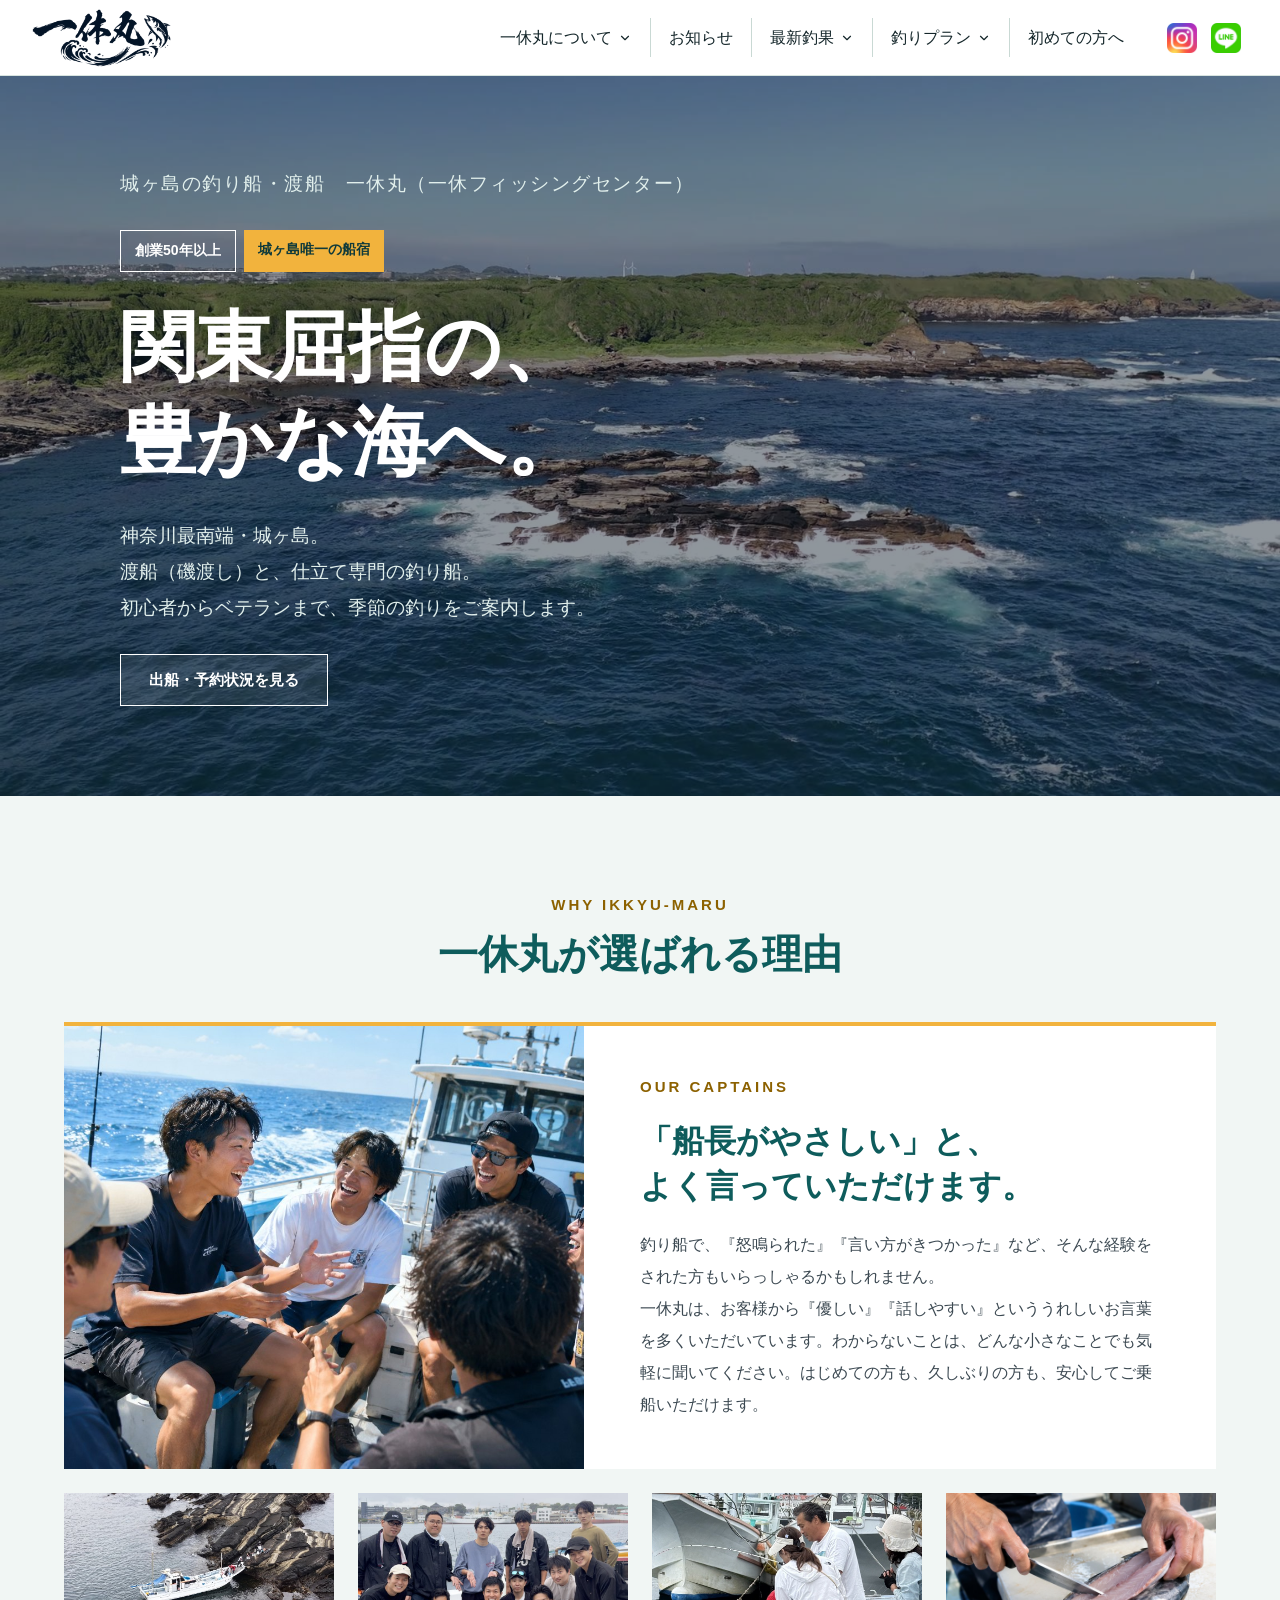
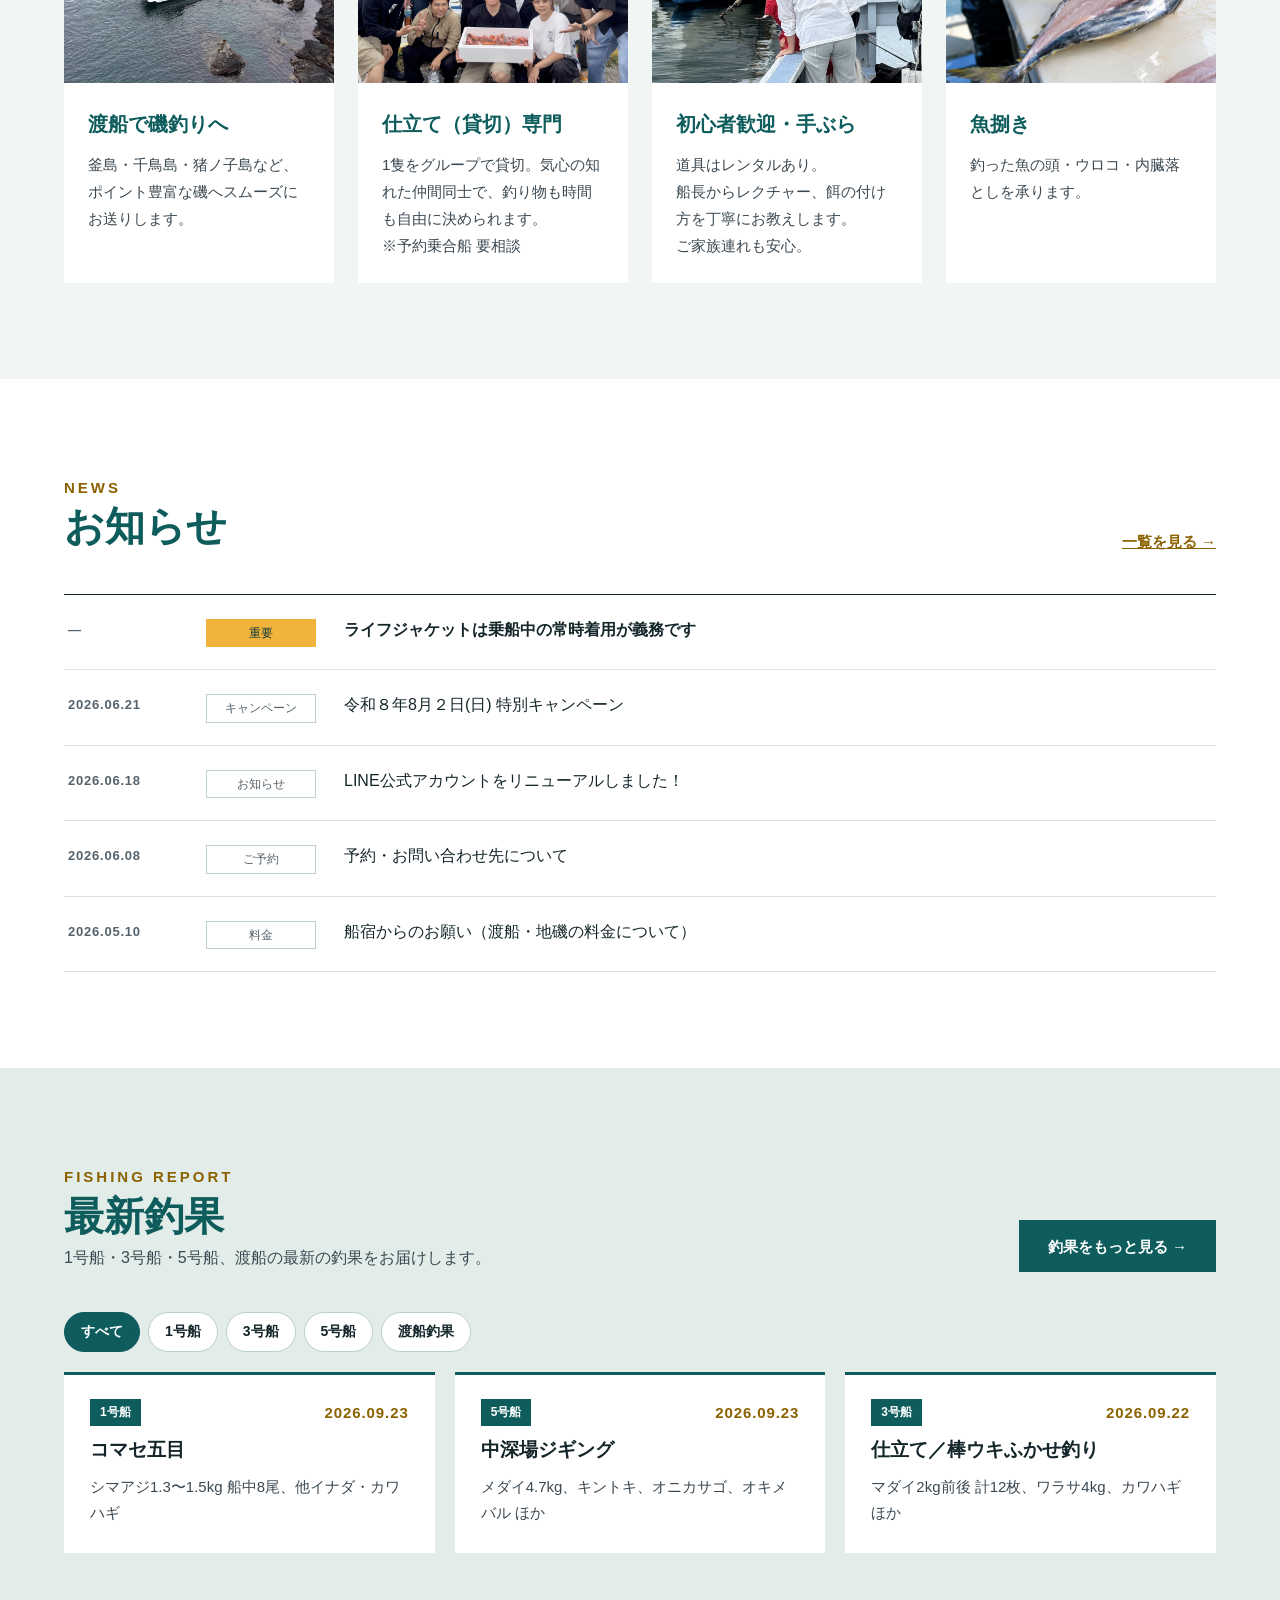
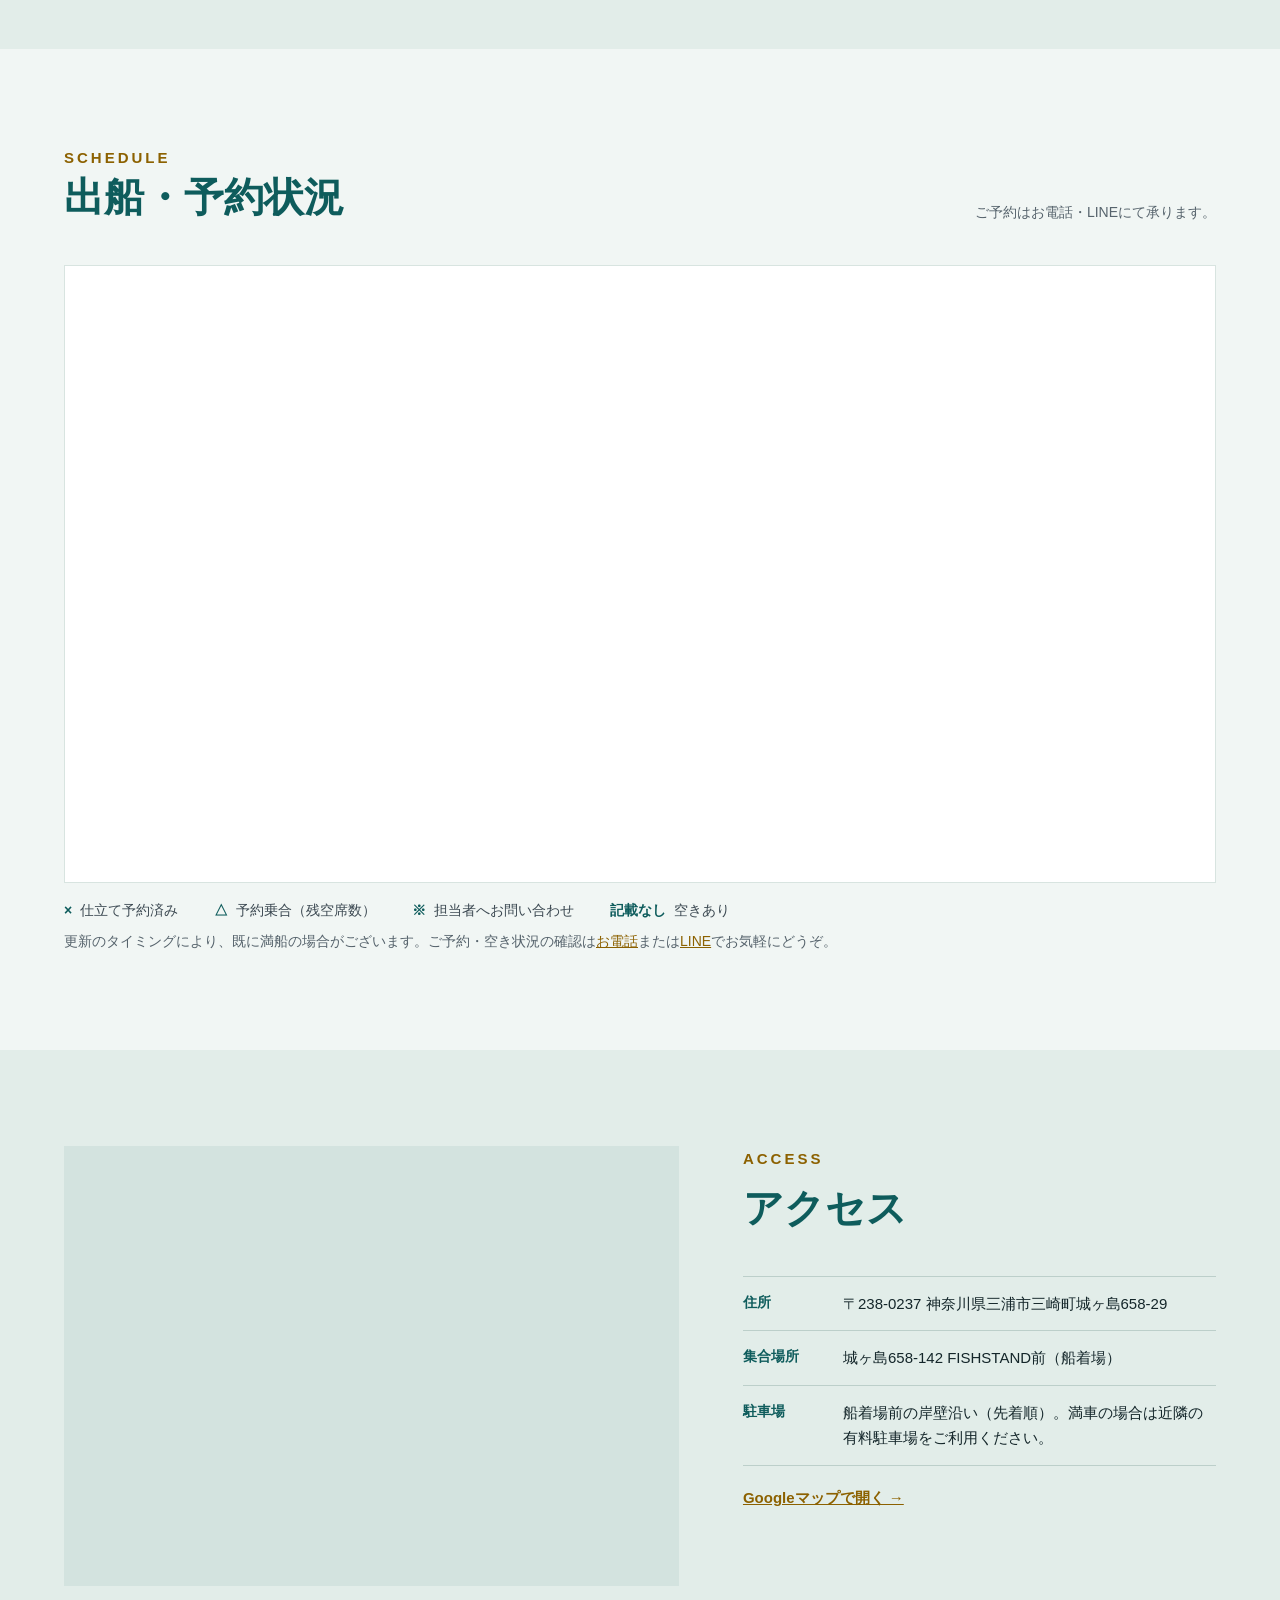
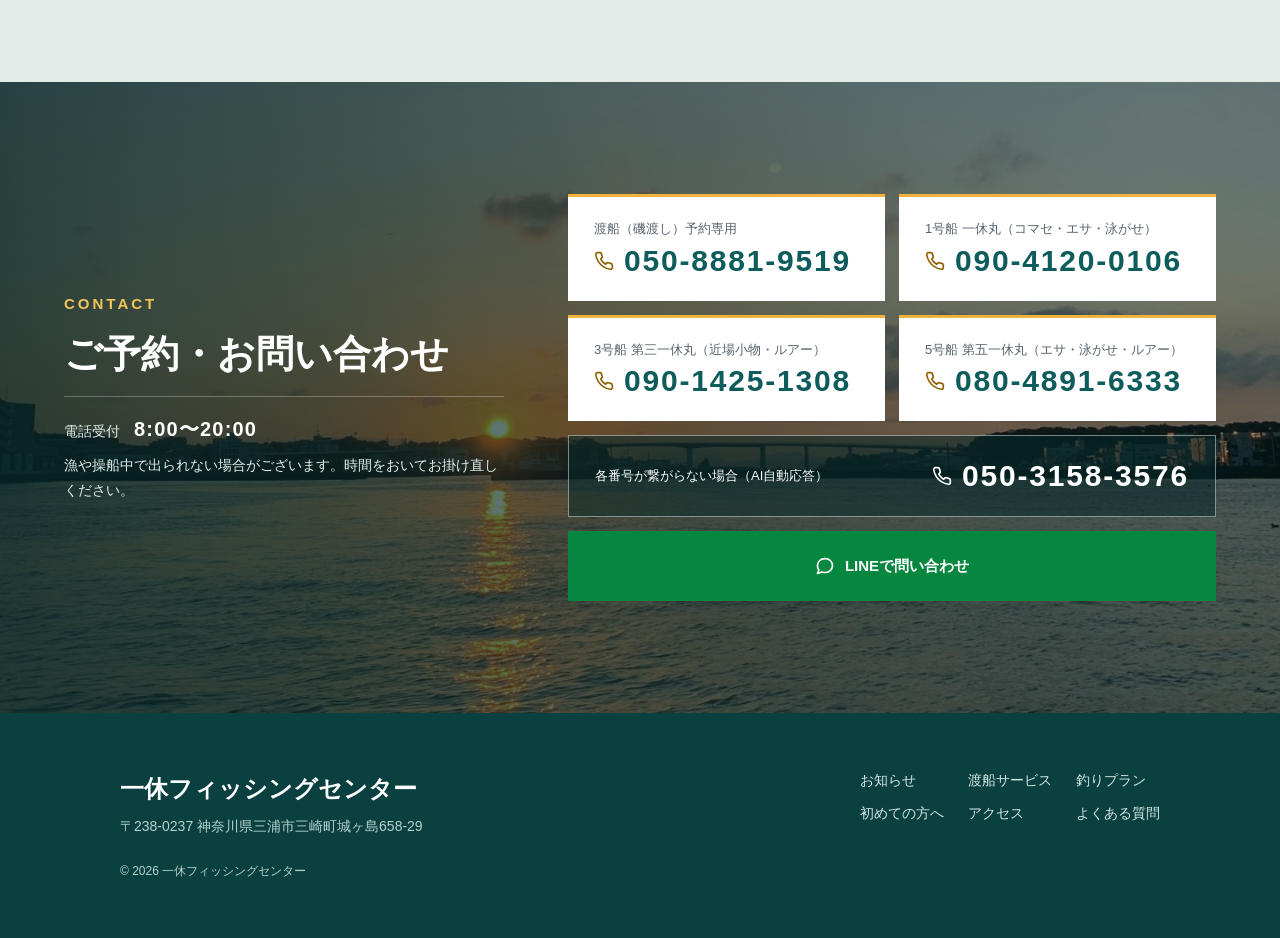
<file: index.html>
<!doctype html>
<html lang="ja">
<head>
<meta charset="utf-8">
<meta name="viewport" content="width=device-width, initial-scale=1, viewport-fit=cover">
<meta http-equiv="Content-Security-Policy" content="default-src 'self'; script-src 'self'; style-src 'self' 'unsafe-inline' https://fonts.googleapis.com; font-src https://fonts.gstatic.com; img-src 'self' data:; media-src 'self'; connect-src 'self'; frame-src https://www.google.com https://maps.google.com https://calendar.google.com; object-src 'none'; base-uri 'self'; form-action 'none'">
<meta name="referrer" content="strict-origin-when-cross-origin">
<meta name="format-detection" content="telephone=no">
<title>一休丸｜城ヶ島（三浦市）の釣り船・渡船｜一休フィッシングセンター</title>
<meta name="description" content="神奈川県三浦市・城ヶ島の釣り船・渡船（磯渡し）なら一休丸（一休フィッシングセンター）。創業50年以上、城ヶ島唯一の船宿。仕立て・乗合の船釣りと離れ磯への渡船。初心者・ご家族も手ぶらで楽しめます。">
<link rel="canonical" href="https://ikkyumaru.com/">
<meta name="theme-color" content="#0E5C5C">
<meta property="og:type" content="website">
<meta property="og:locale" content="ja_JP">
<meta property="og:site_name" content="一休フィッシングセンター（一休丸）">
<meta property="og:title" content="一休丸｜城ヶ島（三浦市）の釣り船・渡船｜一休フィッシングセンター">
<meta property="og:description" content="神奈川県三浦市・城ヶ島の釣り船・渡船（磯渡し）なら一休丸（一休フィッシングセンター）。創業50年以上、城ヶ島唯一の船宿。仕立て・乗合の船釣りと離れ磯への渡船。初心者・ご家族も手ぶらで楽しめます。">
<meta property="og:url" content="https://ikkyumaru.com/">
<meta property="og:image" content="https://ikkyumaru.com/assets/og.jpg">
<meta name="twitter:card" content="summary_large_image">
<link rel="icon" href="assets/favicon.png" type="image/png">
<link rel="apple-touch-icon" href="assets/apple-touch-icon.png">
<link rel="preconnect" href="https://fonts.googleapis.com">
<link rel="preconnect" href="https://fonts.gstatic.com" crossorigin>
<link rel="stylesheet" href="https://fonts.googleapis.com/css2?family=Shippori+Mincho+B1:wght@800&amp;family=Zen+Kaku+Gothic+New:wght@400;500;700&amp;family=Barlow+Condensed:wght@600&amp;display=swap">
<link rel="stylesheet" href="style.css">
<script type="application/ld+json">{"@context":"https://schema.org","@type":"LocalBusiness","@id":"https://ikkyumaru.com/#business","name":"一休フィッシングセンター","alternateName":["一休丸","一休フィッシングセンター 一休丸"],"description":"神奈川県三浦市・城ヶ島唯一の船宿。創業50年以上。仕立て・乗合の釣り船（遊漁船）と、城ヶ島周辺の離れ磯への渡船（磯渡し）。","url":"https://ikkyumaru.com/","logo":"https://ikkyumaru.com/assets/logo.png","image":["https://ikkyumaru.com/assets/og.jpg","https://ikkyumaru.com/assets/boat1.jpg","https://ikkyumaru.com/assets/shop.jpg"],"telephone":"+81-50-8881-9519","address":{"@type":"PostalAddress","postalCode":"238-0237","addressRegion":"神奈川県","addressLocality":"三浦市","streetAddress":"三崎町城ヶ島658-29","addressCountry":"JP"},"hasMap":"https://www.google.com/maps/search/?api=1&query=%E7%A5%9E%E5%A5%88%E5%B7%9D%E7%9C%8C%E4%B8%89%E6%B5%A6%E5%B8%82%E4%B8%89%E5%B4%8E%E7%94%BA%E5%9F%8E%E3%83%B6%E5%B3%B6658-29","areaServed":"城ヶ島・三浦半島","priceRange":"¥6,500〜","contactPoint":[{"@type":"ContactPoint","telephone":"+81-50-8881-9519","contactType":"reservations","name":"渡船予約","availableLanguage":"Japanese"},{"@type":"ContactPoint","telephone":"+81-90-4120-0106","contactType":"reservations","name":"1号船 一休丸","availableLanguage":"Japanese"},{"@type":"ContactPoint","telephone":"+81-90-1425-1308","contactType":"reservations","name":"3号船 第三一休丸","availableLanguage":"Japanese"},{"@type":"ContactPoint","telephone":"+81-80-4891-6333","contactType":"reservations","name":"5号船 第五一休丸","availableLanguage":"Japanese"}],"sameAs":["https://www.instagram.com/ikkyu_maru5419/","https://ikkyumaru.livedoor.blog/"]}</script>
<meta name="google-site-verification" content="qEmeEv4g80geshx6AwjAb5o-j_p1z4RbnP0hkLYirY0">
</head>
<body>
<header class="site-header">
  <a href="index.html" class="logo" aria-label="一休フィッシングセンター トップへ"><img src="assets/logo.png" alt="一休丸（一休フィッシングセンター）" width="480" height="200"></a>
  <nav class="gnav" id="gnav" aria-label="メインメニュー">
    <div class="dd">
      <a href="about.html" class="dd-top">一休丸について<svg class="ico chev" width="14" height="14" viewBox="0 0 24 24" aria-hidden="true"><path d="M6 9l6 6 6-6"/></svg></a>
      <div class="dd-panel">
        <a href="about.html">一休丸の紹介</a>
        <a href="company.html">基本情報（会社概要）</a>
      </div>
    </div>
    <div class="dd"><a href="news.html" class="dd-top">お知らせ</a></div>
    <div class="dd">
      <a href="report.html" class="dd-top">最新釣果<svg class="ico chev" width="14" height="14" viewBox="0 0 24 24" aria-hidden="true"><path d="M6 9l6 6 6-6"/></svg></a>
      <div class="dd-panel">
        <a href="report.html#b1">1号船</a>
        <a href="report.html#b3">3号船</a>
        <a href="report.html#b5">5号船</a>
        <a href="report.html#ferry">渡船釣果</a>
      </div>
    </div>
    <div class="dd">
      <a href="plans.html" class="dd-top">釣りプラン<svg class="ico chev" width="14" height="14" viewBox="0 0 24 24" aria-hidden="true"><path d="M6 9l6 6 6-6"/></svg></a>
      <div class="dd-panel">
        <a href="plans.html#price">遊漁船</a>
        <a href="plans.html#ferry-price">渡船</a>
      </div>
    </div>
    <div class="dd"><a href="guide.html" class="dd-top">初めての方へ</a></div>
  </nav>
  <div class="sns">
    <a href="https://www.instagram.com/ikkyu_maru5419/" aria-label="Instagram" target="_blank" rel="noopener"><img src="assets/icon-instagram.png" alt="" width="34" height="34"></a>
    <a href="https://line.me/R/ti/p/@346tuzef?ts=06191040&amp;oat_content=url" aria-label="LINE公式アカウント" target="_blank" rel="noopener"><img src="assets/icon-line.png" alt="" width="34" height="34"></a>
  </div>
  <button class="menu-btn" aria-label="メニューを開閉" aria-expanded="false" aria-controls="gnav">
    <svg class="ico" width="26" height="26" viewBox="0 0 24 24" aria-hidden="true"><path d="M4 7h16M4 12h16M4 17h16"/></svg>
  </button>
</header>
<main>

<section id="top" class="hero">
  <video class="hero-bg" autoplay muted loop playsinline preload="metadata" poster="assets/hero-poster.jpg" aria-label="ドローンで空撮した城ヶ島の磯と海">
    <source src="assets/hero.mp4" type="video/mp4">
  </video>
  <div class="shade"></div>
  <div class="hero-body">
    <p class="hero-kicker">城ヶ島の釣り船・渡船　一休丸（一休フィッシングセンター）</p>
    <div class="badges"><span class="badge-line">創業50年以上</span><span class="badge-gold">城ヶ島唯一の船宿</span></div>
    <h1>関東屈指の、<br>豊かな海へ。</h1>
    <p>神奈川最南端・城ヶ島。<br>渡船（磯渡し）と、仕立て専門の釣り船。<br class="pc">初心者からベテランまで、季節の釣りをご案内します。</p>
    <div class="btns"><a href="#schedule" class="btn btn-white">出船・予約状況を見る</a></div>
  </div>
</section>

<section id="reasons" class="sec">
  <div class="sec-head center"><p class="eb">WHY IKKYU-MARU</p><h2 class="h2">一休丸が選ばれる理由</h2></div>
  <div class="captain">
    <img src="assets/captain.jpg" alt="船の上でお客様と笑い合う船長" loading="lazy" width="1200" height="800">
    <div class="captain-body">
      <p class="eb">OUR CAPTAINS</p>
      <h3>「船長がやさしい」と、<br>よく言っていただけます。</h3>
      <p>釣り船で、『怒鳴られた』『言い方がきつかった』など、そんな経験をされた方もいらっしゃるかもしれません。<br>一休丸は、お客様から『優しい』『話しやすい』といううれしいお言葉を多くいただいています。わからないことは、どんな小さなことでも気軽に聞いてください。はじめての方も、久しぶりの方も、安心してご乗船いただけます。</p>
    </div>
  </div>
  <div class="features">
    <article class="feature">
      <img src="assets/ferry.jpg" alt="磯に船を着けてお客様を渡す一休丸の渡船" loading="lazy" style="object-position:55% 45%">
      <div><h3>渡船で磯釣りへ</h3><p>釜島・千鳥島・猪ノ子島など、ポイント豊富な磯へスムーズにお送りします。</p></div>
    </article>
    <article class="feature">
      <img src="assets/charter.jpg" alt="仕立て船での釣果を囲むグループのお客様" loading="lazy">
      <div><h3>仕立て（貸切）専門</h3><p>1隻をグループで貸切。気心の知れた仲間同士で、釣り物も時間も自由に決められます。<br>※予約乗合船 要相談</p></div>
    </article>
    <article class="feature">
      <img src="assets/beginners.jpg" alt="船長に教わりながら船の上で釣りを楽しむ家族連れ" loading="lazy" style="object-position:50% 75%">
      <div><h3>初心者歓迎・手ぶら</h3><p>道具はレンタルあり。<br>船長からレクチャー、餌の付け方を丁寧にお教えします。<br>ご家族連れも安心。</p></div>
    </article>
    <article class="feature">
      <img src="assets/fillet.jpg" alt="釣った魚を三枚におろす様子" loading="lazy">
      <div><h3>魚捌き</h3><p>釣った魚の頭・ウロコ・内臓落としを承ります。</p></div>
    </article>
  </div>
</section>

<section id="news" class="sec bg-white">
  <div class="sec-head row"><div><p class="eb">NEWS</p><h2 class="h2">お知らせ</h2></div><a href="news.html" class="textlink">一覧を見る →</a></div>
  <ul class="news" data-news-list data-limit="5" aria-live="polite"><li class="none">読み込み中…</li></ul>
</section>

<section id="report" class="sec bg-mint">
  <div class="sec-head row">
    <div><p class="eb">FISHING REPORT</p><h2 class="h2">最新釣果</h2><p class="lead">1号船・3号船・5号船、渡船の最新の釣果をお届けします。</p></div>
    <a href="report.html" class="btn pc-only">釣果をもっと見る →</a>
  </div>
  <div class="chips">
    <a href="report.html" class="chip is-on">すべて</a>
    <a href="report.html#b1" class="chip">1号船</a>
    <a href="report.html#b3" class="chip">3号船</a>
    <a href="report.html#b5" class="chip">5号船</a>
    <a href="report.html#ferry" class="chip">渡船釣果</a>
  </div>
  <div class="reports" data-report-list data-limit="3"><p class="empty">読み込み中…</p></div>
  <div class="btns sp-only" style="margin-top:16px"><a href="report.html" class="btn" style="flex:1">釣果をもっと見る →</a></div>
</section>

<section id="schedule" class="sec">
  <div class="sec-head row"><div><p class="eb">SCHEDULE</p><h2 class="h2">出船・予約状況</h2></div><p class="small">ご予約はお電話・LINEにて承ります。</p></div>
  <div class="cal">
    <iframe class="cal-month" title="出船・予約状況カレンダー（月表示）" loading="lazy" src="https://calendar.google.com/calendar/embed?src=ikkyumaru3%40gmail.com&amp;ctz=Asia%2FTokyo&amp;hl=ja&amp;wkst=1&amp;showTitle=0&amp;showPrint=0&amp;showCalendars=0&amp;showTz=0&amp;mode=MONTH&amp;showTabs=1"></iframe>
  </div>
  <dl class="legend">
    <div><dt>×</dt><dd>仕立て予約済み</dd></div>
    <div><dt>△</dt><dd>予約乗合（残空席数）</dd></div>
    <div><dt>※</dt><dd>担当者へお問い合わせ</dd></div>
    <div><dt>記載なし</dt><dd>空きあり</dd></div>
  </dl>
  <p class="small">更新のタイミングにより、既に満船の場合がございます。ご予約・空き状況の確認は<a href="#contact">お電話</a>または<a href="https://line.me/R/ti/p/@346tuzef?ts=06191040&amp;oat_content=url" target="_blank" rel="noopener">LINE</a>でお気軽にどうぞ。</p>
</section>

<section id="access" class="sec bg-mint">
  <div class="access">
    <iframe class="map" title="一休フィッシングセンターの地図" loading="lazy" referrerpolicy="no-referrer-when-downgrade" src="https://maps.google.com/maps?q=%E7%A5%9E%E5%A5%88%E5%B7%9D%E7%9C%8C%E4%B8%89%E6%B5%A6%E5%B8%82%E4%B8%89%E5%B4%8E%E7%94%BA%E5%9F%8E%E3%83%B6%E5%B3%B6658-29&amp;z=16&amp;output=embed"></iframe>
    <div>
      <div class="sec-head"><p class="eb">ACCESS</p><h2 class="h2">アクセス</h2></div>
      <dl class="info">
        <div><dt>住所</dt><dd>〒238-0237 神奈川県三浦市三崎町城ヶ島658-29</dd></div>
        <div><dt>集合場所</dt><dd>城ヶ島658-142 FISHSTAND前（船着場）</dd></div>
        <div><dt>駐車場</dt><dd>船着場前の岸壁沿い（先着順）。満車の場合は近隣の有料駐車場をご利用ください。</dd></div>
      </dl>
      <a href="https://www.google.com/maps/search/?api=1&amp;query=%E7%A5%9E%E5%A5%88%E5%B7%9D%E7%9C%8C%E4%B8%89%E6%B5%A6%E5%B8%82%E4%B8%89%E5%B4%8E%E7%94%BA%E5%9F%8E%E3%83%B6%E5%B3%B6658-29" class="textlink" target="_blank" rel="noopener">Googleマップで開く →</a>
    </div>
  </div>
</section>

<section id="contact" class="sec photo-band on-dark">
  <img src="assets/contact-bg.jpg" alt="" loading="lazy">
  <div class="shade"></div>
  <div class="inner contact">
    <div class="contact-intro">
      <p class="eb">CONTACT</p>
      <h2 class="h2"><span class="nb">ご予約・</span><span class="nb">お問い合わせ</span></h2>
      <div class="hours"><span>電話受付　<b>8:00〜20:00</b></span><span>漁や操船中で出られない場合がございます。時間をおいてお掛け直しください。</span></div>
    </div>
    <div class="tels">
      <a href="tel:05088819519"><small>渡船（磯渡し）予約専用</small><span class="num"><svg class="ico" width="20" height="20" viewBox="0 0 24 24" aria-hidden="true"><path d="M22 16.9v3a2 2 0 0 1-2.2 2 19.8 19.8 0 0 1-8.6-3.1 19.5 19.5 0 0 1-6-6A19.8 19.8 0 0 1 2.1 4.2 2 2 0 0 1 4.1 2h3a2 2 0 0 1 2 1.7c.1.9.4 1.8.7 2.7a2 2 0 0 1-.5 2.1L8 9.8a16 16 0 0 0 6 6l1.3-1.3a2 2 0 0 1 2.1-.4c.9.3 1.8.6 2.7.7a2 2 0 0 1 1.7 2z"/></svg><span class="mono">050-8881-9519</span></span></a>
      <a href="tel:09041200106"><small>1号船 一休丸（コマセ・エサ・泳がせ）</small><span class="num"><svg class="ico" width="20" height="20" viewBox="0 0 24 24" aria-hidden="true"><path d="M22 16.9v3a2 2 0 0 1-2.2 2 19.8 19.8 0 0 1-8.6-3.1 19.5 19.5 0 0 1-6-6A19.8 19.8 0 0 1 2.1 4.2 2 2 0 0 1 4.1 2h3a2 2 0 0 1 2 1.7c.1.9.4 1.8.7 2.7a2 2 0 0 1-.5 2.1L8 9.8a16 16 0 0 0 6 6l1.3-1.3a2 2 0 0 1 2.1-.4c.9.3 1.8.6 2.7.7a2 2 0 0 1 1.7 2z"/></svg><span class="mono">090-4120-0106</span></span></a>
      <a href="tel:09014251308"><small>3号船 第三一休丸（近場小物・ルアー）</small><span class="num"><svg class="ico" width="20" height="20" viewBox="0 0 24 24" aria-hidden="true"><path d="M22 16.9v3a2 2 0 0 1-2.2 2 19.8 19.8 0 0 1-8.6-3.1 19.5 19.5 0 0 1-6-6A19.8 19.8 0 0 1 2.1 4.2 2 2 0 0 1 4.1 2h3a2 2 0 0 1 2 1.7c.1.9.4 1.8.7 2.7a2 2 0 0 1-.5 2.1L8 9.8a16 16 0 0 0 6 6l1.3-1.3a2 2 0 0 1 2.1-.4c.9.3 1.8.6 2.7.7a2 2 0 0 1 1.7 2z"/></svg><span class="mono">090-1425-1308</span></span></a>
      <a href="tel:08048916333"><small>5号船 第五一休丸（エサ・泳がせ・ルアー）</small><span class="num"><svg class="ico" width="20" height="20" viewBox="0 0 24 24" aria-hidden="true"><path d="M22 16.9v3a2 2 0 0 1-2.2 2 19.8 19.8 0 0 1-8.6-3.1 19.5 19.5 0 0 1-6-6A19.8 19.8 0 0 1 2.1 4.2 2 2 0 0 1 4.1 2h3a2 2 0 0 1 2 1.7c.1.9.4 1.8.7 2.7a2 2 0 0 1-.5 2.1L8 9.8a16 16 0 0 0 6 6l1.3-1.3a2 2 0 0 1 2.1-.4c.9.3 1.8.6 2.7.7a2 2 0 0 1 1.7 2z"/></svg><span class="mono">080-4891-6333</span></span></a>
      <a href="tel:05031583576" class="tel-ai"><small>各番号が繋がらない場合（AI自動応答）</small><span class="num"><svg class="ico" width="20" height="20" viewBox="0 0 24 24" aria-hidden="true"><path d="M22 16.9v3a2 2 0 0 1-2.2 2 19.8 19.8 0 0 1-8.6-3.1 19.5 19.5 0 0 1-6-6A19.8 19.8 0 0 1 2.1 4.2 2 2 0 0 1 4.1 2h3a2 2 0 0 1 2 1.7c.1.9.4 1.8.7 2.7a2 2 0 0 1-.5 2.1L8 9.8a16 16 0 0 0 6 6l1.3-1.3a2 2 0 0 1 2.1-.4c.9.3 1.8.6 2.7.7a2 2 0 0 1 1.7 2z"/></svg><span class="mono">050-3158-3576</span></span></a>
      <a href="https://line.me/R/ti/p/@346tuzef?ts=06191040&amp;oat_content=url" class="tel-line" target="_blank" rel="noopener"><svg class="ico" width="20" height="20" viewBox="0 0 24 24" aria-hidden="true"><path d="M21 11.5a8.4 8.4 0 0 1-9 8.3 9.5 9.5 0 0 1-3.6-.7L3 21l1.6-4.2A7.9 7.9 0 0 1 3 11.5 8.4 8.4 0 0 1 12 3.2a8.4 8.4 0 0 1 9 8.3z"/></svg>LINEで問い合わせ</a>
    </div>
  </div>
</section>
</main>

<footer class="site-footer">
  <div class="f-top">
    <div class="f-name"><span class="f-brand">一休フィッシングセンター</span><span>〒238-0237 神奈川県三浦市三崎町城ヶ島658-29</span></div>
    <nav class="f-nav" aria-label="フッターメニュー">
      <a href="news.html">お知らせ</a><a href="about.html#ferry">渡船サービス</a><a href="plans.html">釣りプラン</a>
      <a href="guide.html">初めての方へ</a><a href="company.html#access">アクセス</a><a href="guide.html#faq">よくある質問</a>
    </nav>
  </div>
  <small>© 2026 一休フィッシングセンター</small>
</footer>

<div class="sticky-cta">
  <a href="index.html#contact" class="cta-tel"><svg class="ico" width="18" height="18" viewBox="0 0 24 24" aria-hidden="true"><path d="M22 16.9v3a2 2 0 0 1-2.2 2 19.8 19.8 0 0 1-8.6-3.1 19.5 19.5 0 0 1-6-6A19.8 19.8 0 0 1 2.1 4.2 2 2 0 0 1 4.1 2h3a2 2 0 0 1 2 1.7c.1.9.4 1.8.7 2.7a2 2 0 0 1-.5 2.1L8 9.8a16 16 0 0 0 6 6l1.3-1.3a2 2 0 0 1 2.1-.4c.9.3 1.8.6 2.7.7a2 2 0 0 1 1.7 2z"/></svg>電話で予約</a>
  <a href="https://line.me/R/ti/p/@346tuzef?ts=06191040&amp;oat_content=url" class="cta-line" target="_blank" rel="noopener">LINEで予約</a>
</div>

<script src="assets/site.js" defer></script>
<script src="assets/posts.js" defer></script>
</body>
</html>
</file>
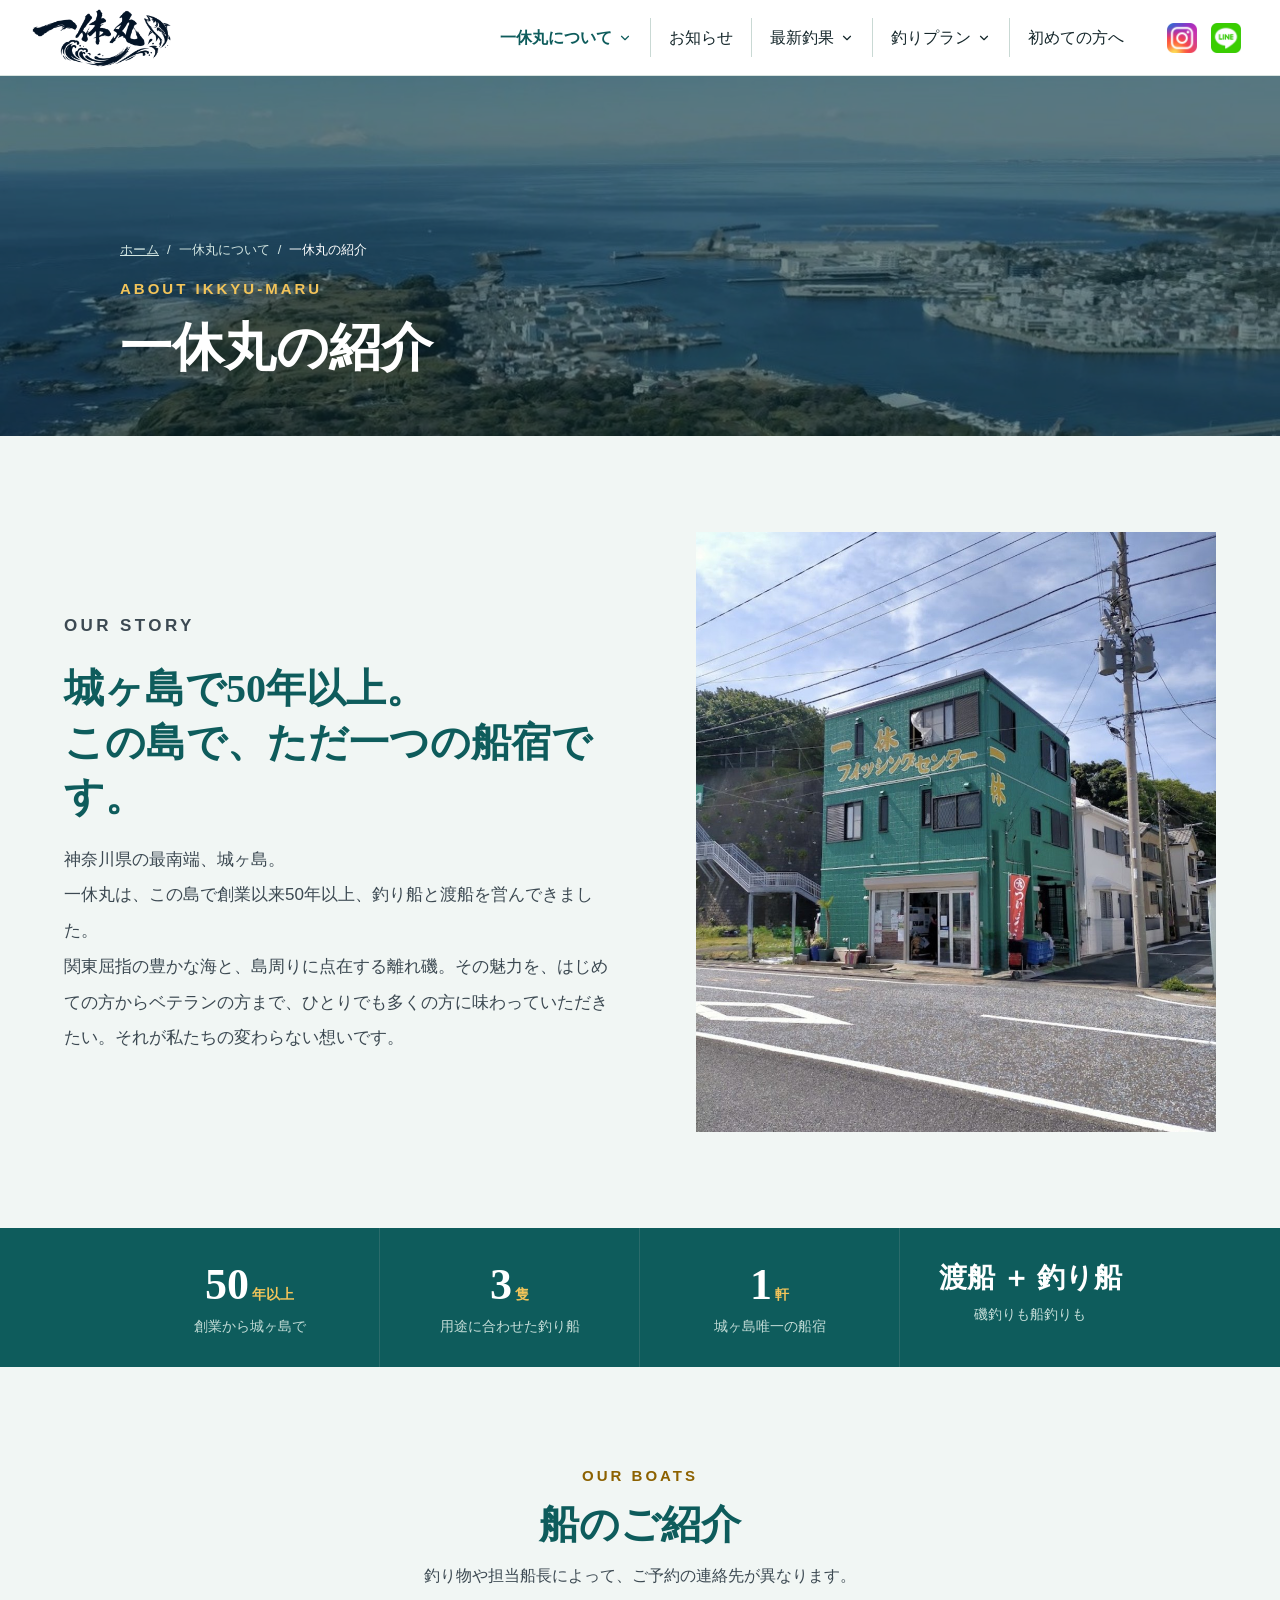
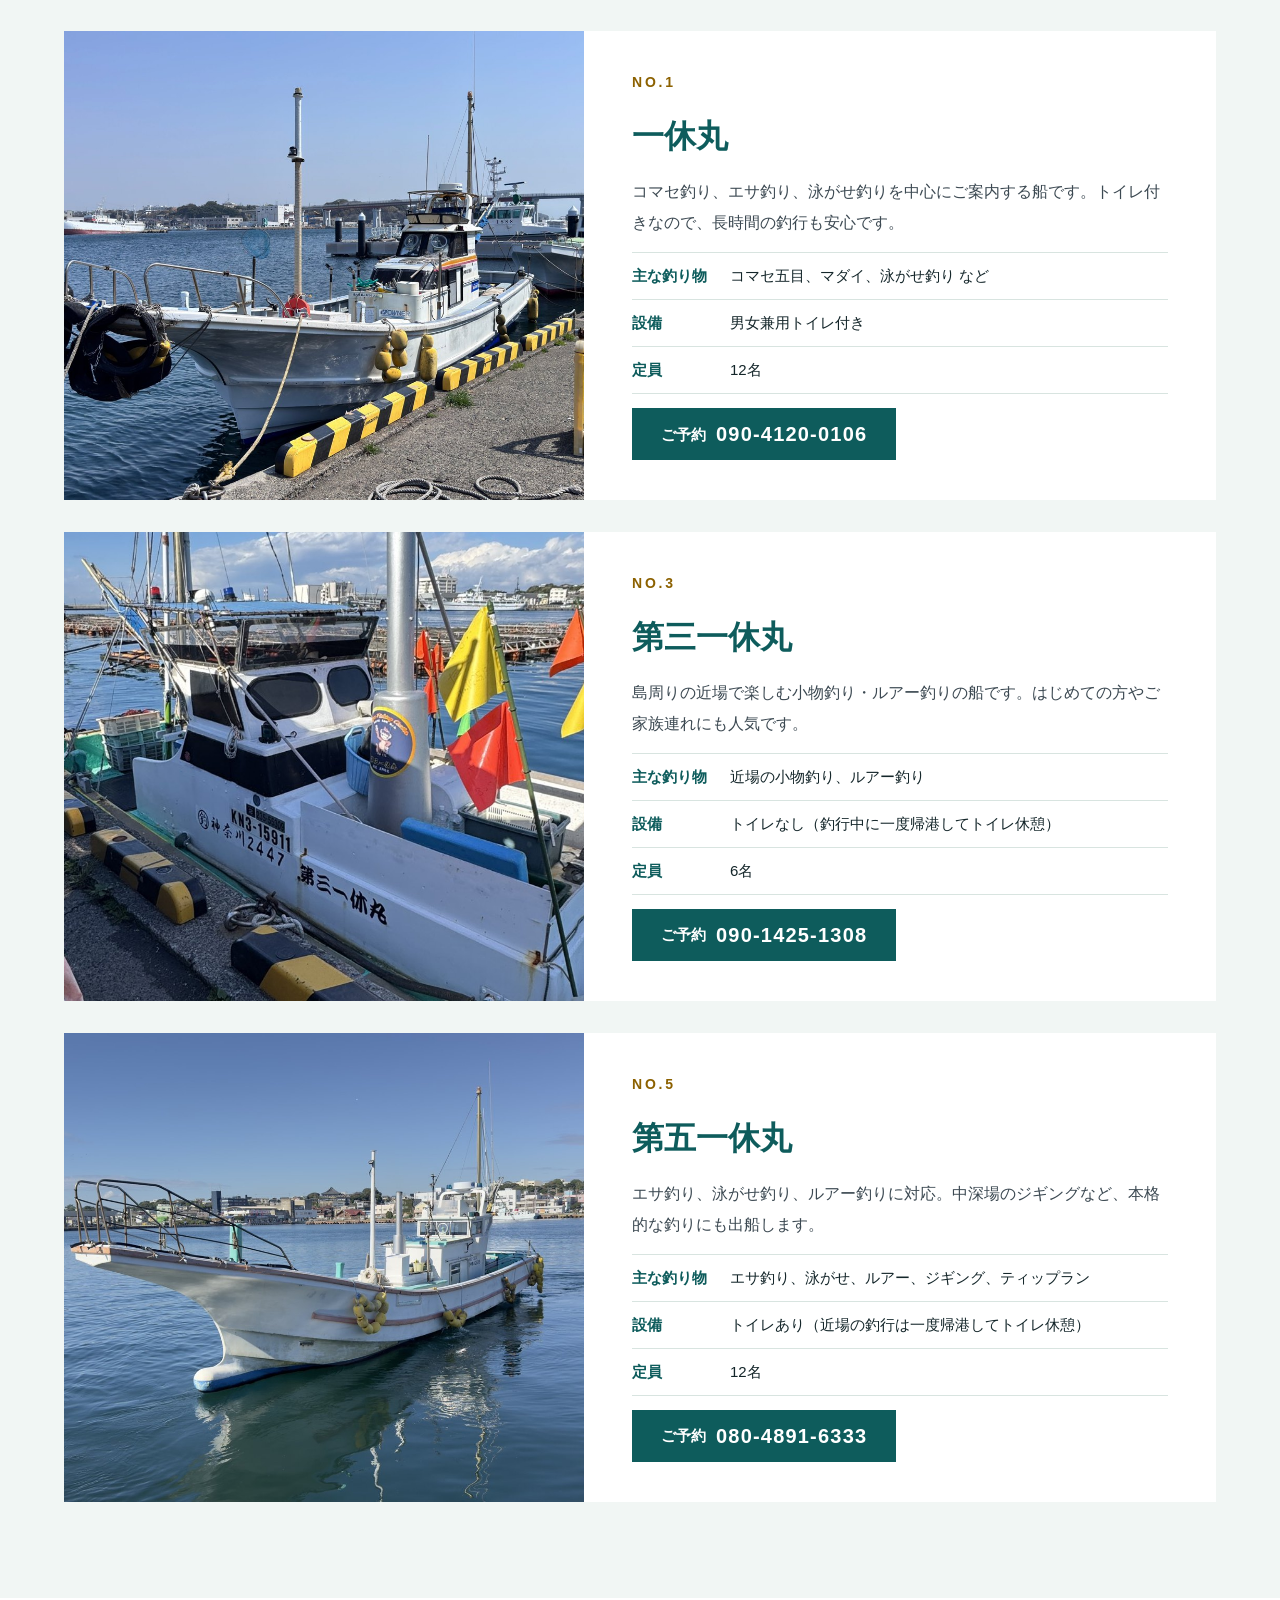
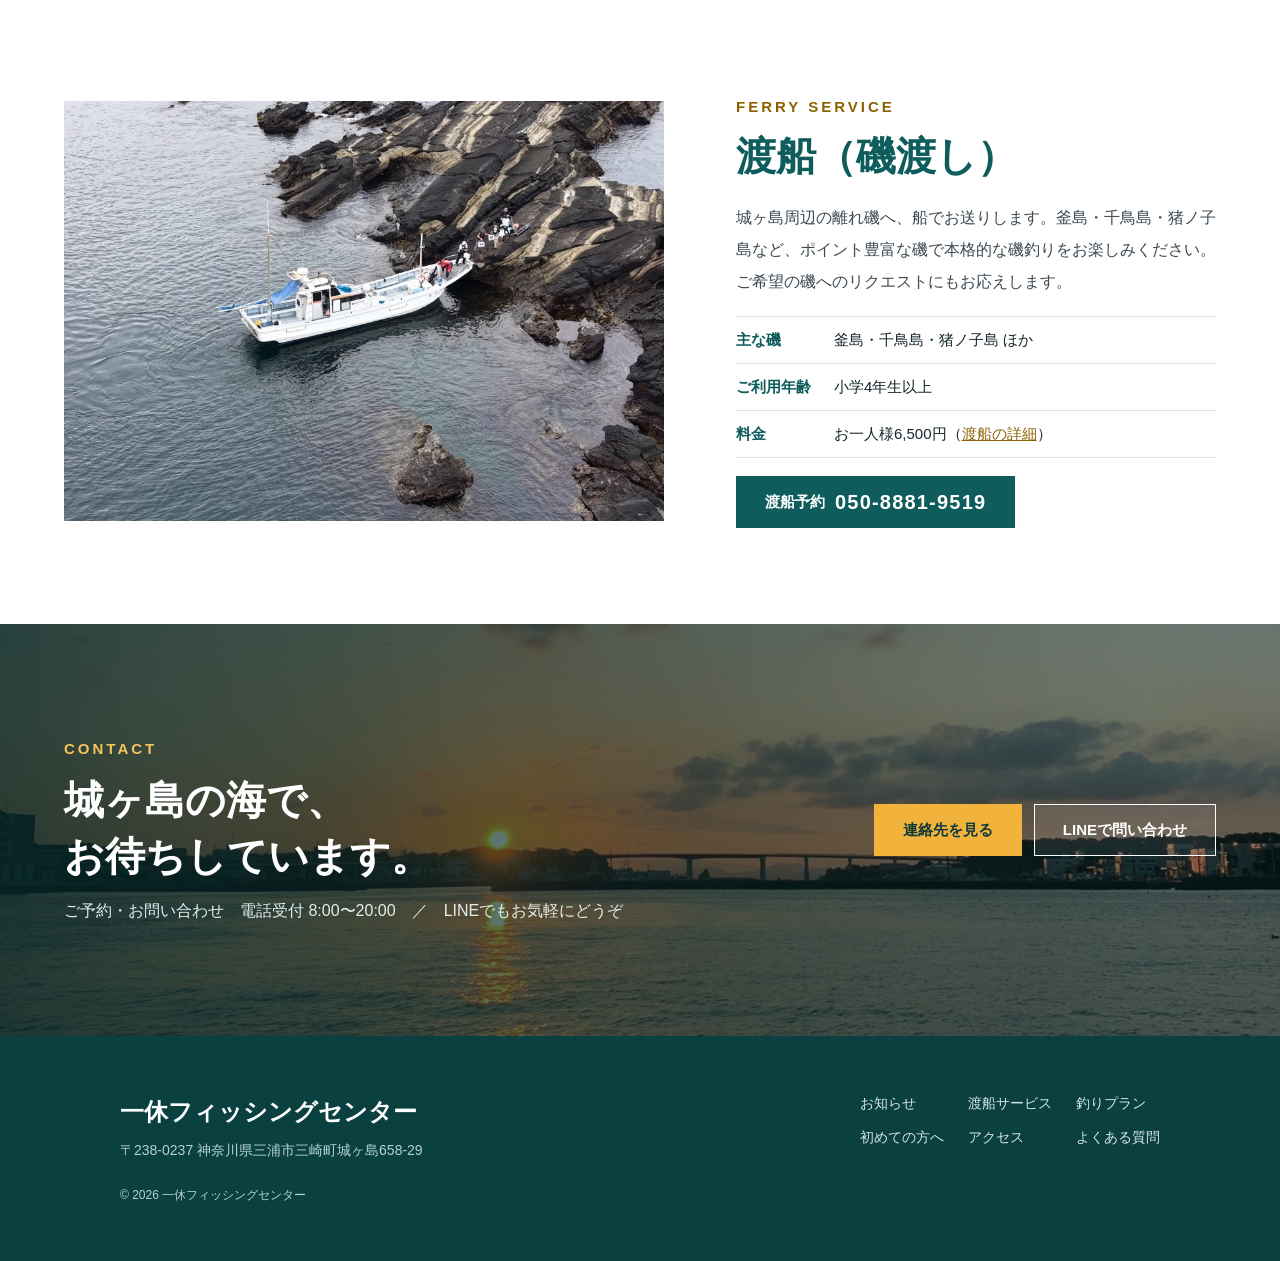
<file: about.html>
<!doctype html>
<html lang="ja">
<head>
<meta charset="utf-8">
<meta name="viewport" content="width=device-width, initial-scale=1, viewport-fit=cover">
<meta http-equiv="Content-Security-Policy" content="default-src 'self'; script-src 'self'; style-src 'self' 'unsafe-inline' https://fonts.googleapis.com; font-src https://fonts.gstatic.com; img-src 'self' data:; media-src 'self'; connect-src 'self'; frame-src https://www.google.com https://maps.google.com https://calendar.google.com; object-src 'none'; base-uri 'self'; form-action 'none'">
<meta name="referrer" content="strict-origin-when-cross-origin">
<meta name="format-detection" content="telephone=no">
<title>一休丸の紹介｜城ヶ島の釣り船・渡船 一休丸</title>
<meta name="description" content="城ヶ島（三浦市）で創業50年以上、島で唯一の船宿・一休丸。1号船・3号船・5号船の3隻の釣り船と、釜島・千鳥島など離れ磯への渡船をご紹介します。">
<link rel="canonical" href="https://ikkyumaru.com/about.html">
<meta name="theme-color" content="#0E5C5C">
<meta property="og:type" content="website">
<meta property="og:locale" content="ja_JP">
<meta property="og:site_name" content="一休フィッシングセンター（一休丸）">
<meta property="og:title" content="一休丸の紹介｜城ヶ島の釣り船・渡船 一休丸">
<meta property="og:description" content="城ヶ島（三浦市）で創業50年以上、島で唯一の船宿・一休丸。1号船・3号船・5号船の3隻の釣り船と、釜島・千鳥島など離れ磯への渡船をご紹介します。">
<meta property="og:url" content="https://ikkyumaru.com/about.html">
<meta property="og:image" content="https://ikkyumaru.com/assets/og.jpg">
<meta name="twitter:card" content="summary_large_image">
<link rel="icon" href="assets/favicon.png" type="image/png">
<link rel="apple-touch-icon" href="assets/apple-touch-icon.png">
<link rel="preconnect" href="https://fonts.googleapis.com">
<link rel="preconnect" href="https://fonts.gstatic.com" crossorigin>
<link rel="stylesheet" href="https://fonts.googleapis.com/css2?family=Shippori+Mincho+B1:wght@800&amp;family=Zen+Kaku+Gothic+New:wght@400;500;700&amp;family=Barlow+Condensed:wght@600&amp;display=swap">
<link rel="stylesheet" href="style.css">

<script type="application/ld+json">{"@context":"https://schema.org","@type":"BreadcrumbList","itemListElement":[{"@type":"ListItem","position":1,"name":"ホーム","item":"https://ikkyumaru.com/"},{"@type":"ListItem","position":2,"name":"一休丸の紹介","item":"https://ikkyumaru.com/about.html"}]}</script>
</head>
<body>
<header class="site-header">
  <a href="index.html" class="logo" aria-label="一休フィッシングセンター トップへ"><img src="assets/logo.png" alt="一休丸（一休フィッシングセンター）" width="480" height="200"></a>
  <nav class="gnav" id="gnav" aria-label="メインメニュー">
    <div class="dd">
      <a href="about.html" class="dd-top" aria-current="page">一休丸について<svg class="ico chev" width="14" height="14" viewBox="0 0 24 24" aria-hidden="true"><path d="M6 9l6 6 6-6"/></svg></a>
      <div class="dd-panel">
        <a href="about.html">一休丸の紹介</a>
        <a href="company.html">基本情報（会社概要）</a>
      </div>
    </div>
    <div class="dd"><a href="news.html" class="dd-top">お知らせ</a></div>
    <div class="dd">
      <a href="report.html" class="dd-top">最新釣果<svg class="ico chev" width="14" height="14" viewBox="0 0 24 24" aria-hidden="true"><path d="M6 9l6 6 6-6"/></svg></a>
      <div class="dd-panel">
        <a href="report.html#b1">1号船</a>
        <a href="report.html#b3">3号船</a>
        <a href="report.html#b5">5号船</a>
        <a href="report.html#ferry">渡船釣果</a>
      </div>
    </div>
    <div class="dd">
      <a href="plans.html" class="dd-top">釣りプラン<svg class="ico chev" width="14" height="14" viewBox="0 0 24 24" aria-hidden="true"><path d="M6 9l6 6 6-6"/></svg></a>
      <div class="dd-panel">
        <a href="plans.html#price">遊漁船</a>
        <a href="plans.html#ferry-price">渡船</a>
      </div>
    </div>
    <div class="dd"><a href="guide.html" class="dd-top">初めての方へ</a></div>
  </nav>
  <div class="sns">
    <a href="https://www.instagram.com/ikkyu_maru5419/" aria-label="Instagram" target="_blank" rel="noopener"><img src="assets/icon-instagram.png" alt="" width="34" height="34"></a>
    <a href="https://line.me/R/ti/p/@346tuzef?ts=06191040&amp;oat_content=url" aria-label="LINE公式アカウント" target="_blank" rel="noopener"><img src="assets/icon-line.png" alt="" width="34" height="34"></a>
  </div>
  <button class="menu-btn" aria-label="メニューを開閉" aria-expanded="false" aria-controls="gnav">
    <svg class="ico" width="26" height="26" viewBox="0 0 24 24" aria-hidden="true"><path d="M4 7h16M4 12h16M4 17h16"/></svg>
  </button>
</header>
<main>
<section class="page-hero">
  <img src="assets/aerial.jpg" alt="" style="object-position:center 45%">
  <div class="shade" style="background:rgba(6,40,40,.55)"></div>
  <nav class="crumbs" aria-label="パンくずリスト"><a href="index.html">ホーム</a><span aria-hidden="true">/</span><span>一休丸について</span><span aria-hidden="true">/</span><span aria-current="page">一休丸の紹介</span></nav>
  <p class="eb">ABOUT IKKYU-MARU</p>
  <h1>一休丸の紹介</h1>
</section>

<section class="sec">
  <div class="story">
    <div class="story-text">
      <p class="eb">OUR STORY</p>
      <h2 class="h2">城ヶ島で50年以上。<br>この島で、ただ一つの船宿です。</h2>
      <p>神奈川県の最南端、城ヶ島。<br>一休丸は、この島で創業以来50年以上、釣り船と渡船を営んできました。<br>関東屈指の豊かな海と、島周りに点在する離れ磯。その魅力を、はじめての方からベテランの方まで、ひとりでも多くの方に味わっていただきたい。それが私たちの変わらない想いです。</p>
    </div>
    <img src="assets/shop.jpg" alt="緑の外壁に「一休フィッシングセンター」と書かれた一休丸の店舗" loading="lazy">
  </div>
</section>

<div class="stats">
  <div class="stat"><span><span class="num">50</span><span class="unit">年以上</span></span><small>創業から城ヶ島で</small></div>
  <div class="stat"><span><span class="num">3</span><span class="unit">隻</span></span><small>用途に合わせた釣り船</small></div>
  <div class="stat"><span><span class="num">1</span><span class="unit">軒</span></span><small>城ヶ島唯一の船宿</small></div>
  <div class="stat"><span class="num txt">渡船 ＋ 釣り船</span><small>磯釣りも船釣りも</small></div>
</div>

<section id="boats" class="sec">
  <div class="sec-head center"><p class="eb">OUR BOATS</p><h2 class="h2">船のご紹介</h2><p class="lead">釣り物や担当船長によって、ご予約の連絡先が異なります。</p></div>
  <div class="boats">
    <article class="boat">
      <img src="assets/boat1.jpg" alt="港に停泊する1号船 一休丸" loading="lazy" style="object-position:45% 60%">
      <div class="boat-body">
        <span class="mono boat-no">NO.1</span>
        <h3>一休丸</h3>
        <p>コマセ釣り、エサ釣り、泳がせ釣りを中心にご案内する船です。トイレ付きなので、長時間の釣行も安心です。</p>
        <dl class="spec">
          <div><dt>主な釣り物</dt><dd>コマセ五目、マダイ、泳がせ釣り など</dd></div>
          <div><dt>設備</dt><dd>男女兼用トイレ付き</dd></div>
          <div><dt>定員</dt><dd>12名</dd></div>
        </dl>
        <a href="tel:09041200106" class="btn"><span>ご予約</span><span class="mono">090-4120-0106</span></a>
      </div>
    </article>
    <article class="boat">
      <img src="assets/boat3.jpg" alt="港に停泊する3号船 第三一休丸" loading="lazy" style="object-position:40% 55%">
      <div class="boat-body">
        <span class="mono boat-no">NO.3</span>
        <h3>第三一休丸</h3>
        <p>島周りの近場で楽しむ小物釣り・ルアー釣りの船です。はじめての方やご家族連れにも人気です。</p>
        <dl class="spec">
          <div><dt>主な釣り物</dt><dd>近場の小物釣り、ルアー釣り</dd></div>
          <div><dt>設備</dt><dd>トイレなし（釣行中に一度帰港してトイレ休憩）</dd></div>
          <div><dt>定員</dt><dd>6名</dd></div>
        </dl>
        <a href="tel:09014251308" class="btn"><span>ご予約</span><span class="mono">090-1425-1308</span></a>
      </div>
    </article>
    <article class="boat">
      <img src="assets/boat5.jpg" alt="港内を進む5号船 第五一休丸" loading="lazy" style="object-position:50% 55%">
      <div class="boat-body">
        <span class="mono boat-no">NO.5</span>
        <h3>第五一休丸</h3>
        <p>エサ釣り、泳がせ釣り、ルアー釣りに対応。中深場のジギングなど、本格的な釣りにも出船します。</p>
        <dl class="spec">
          <div><dt>主な釣り物</dt><dd>エサ釣り、泳がせ、ルアー、ジギング、ティップラン</dd></div>
          <div><dt>設備</dt><dd>トイレあり（近場の釣行は一度帰港してトイレ休憩）</dd></div>
          <div><dt>定員</dt><dd>12名</dd></div>
        </dl>
        <a href="tel:08048916333" class="btn"><span>ご予約</span><span class="mono">080-4891-6333</span></a>
      </div>
    </article>
  </div>
</section>

<section id="ferry" class="sec bg-white">
  <div class="split">
    <img src="assets/ferry.jpg" alt="離れ磯に船を着ける渡船" loading="lazy">
    <div class="split-body">
      <div class="sec-head" style="margin:0"><p class="eb">FERRY SERVICE</p><h2 class="h2">渡船（磯渡し）</h2></div>
      <p>城ヶ島周辺の離れ磯へ、船でお送りします。釜島・千鳥島・猪ノ子島など、ポイント豊富な磯で本格的な磯釣りをお楽しみください。<br>ご希望の磯へのリクエストにもお応えします。</p>
      <dl class="spec">
        <div><dt>主な磯</dt><dd>釜島・千鳥島・猪ノ子島 ほか</dd></div>
        <div><dt>ご利用年齢</dt><dd>小学4年生以上</dd></div>
        <div><dt>料金</dt><dd>お一人様6,500円（<a href="plans.html#ferry-price">渡船の詳細</a>）</dd></div>
      </dl>
      <a href="tel:05088819519" class="btn"><span>渡船予約</span><span class="mono">050-8881-9519</span></a>
    </div>
  </div>
</section>
<section class="sec photo-band on-dark">
  <img src="assets/contact-bg.jpg" alt="" loading="lazy">
  <div class="shade"></div>
  <div class="inner cta">
    <div class="cta-text">
      <p class="eb">CONTACT</p>
      <h2>城ヶ島の海で、<br>お待ちしています。</h2>
      <p>ご予約・お問い合わせ　電話受付 8:00〜20:00　／　LINEでもお気軽にどうぞ</p>
    </div>
    <div class="btns">
      <a href="index.html#contact" class="btn btn-gold">連絡先を見る</a>
      <a href="https://line.me/R/ti/p/@346tuzef?ts=06191040&amp;oat_content=url" class="btn btn-white" target="_blank" rel="noopener">LINEで問い合わせ</a>
    </div>
  </div>
</section>
</main>

<footer class="site-footer">
  <div class="f-top">
    <div class="f-name"><span class="f-brand">一休フィッシングセンター</span><span>〒238-0237 神奈川県三浦市三崎町城ヶ島658-29</span></div>
    <nav class="f-nav" aria-label="フッターメニュー">
      <a href="news.html">お知らせ</a><a href="about.html#ferry">渡船サービス</a><a href="plans.html">釣りプラン</a>
      <a href="guide.html">初めての方へ</a><a href="company.html#access">アクセス</a><a href="guide.html#faq">よくある質問</a>
    </nav>
  </div>
  <small>© 2026 一休フィッシングセンター</small>
</footer>

<div class="sticky-cta">
  <a href="index.html#contact" class="cta-tel"><svg class="ico" width="18" height="18" viewBox="0 0 24 24" aria-hidden="true"><path d="M22 16.9v3a2 2 0 0 1-2.2 2 19.8 19.8 0 0 1-8.6-3.1 19.5 19.5 0 0 1-6-6A19.8 19.8 0 0 1 2.1 4.2 2 2 0 0 1 4.1 2h3a2 2 0 0 1 2 1.7c.1.9.4 1.8.7 2.7a2 2 0 0 1-.5 2.1L8 9.8a16 16 0 0 0 6 6l1.3-1.3a2 2 0 0 1 2.1-.4c.9.3 1.8.6 2.7.7a2 2 0 0 1 1.7 2z"/></svg>電話で予約</a>
  <a href="https://line.me/R/ti/p/@346tuzef?ts=06191040&amp;oat_content=url" class="cta-line" target="_blank" rel="noopener">LINEで予約</a>
</div>

<script src="assets/site.js" defer></script>
</body>
</html>
</file>
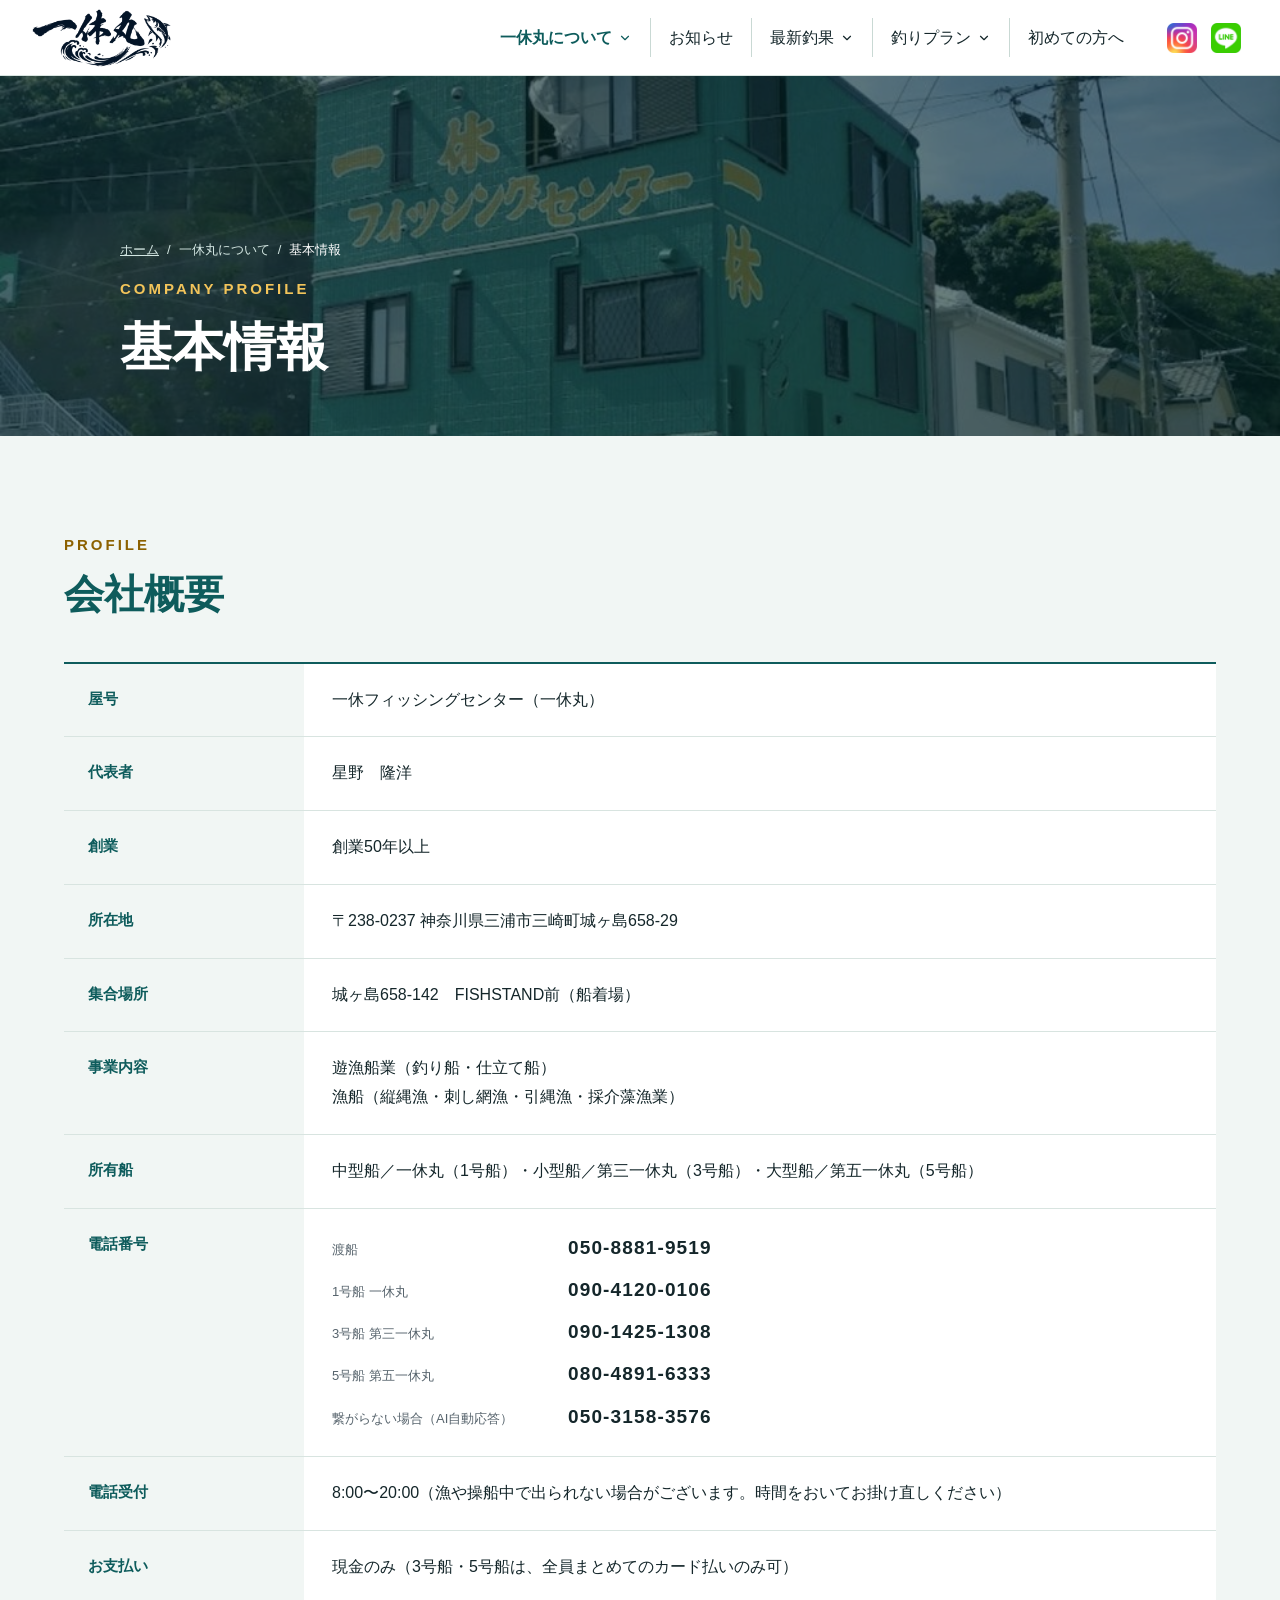
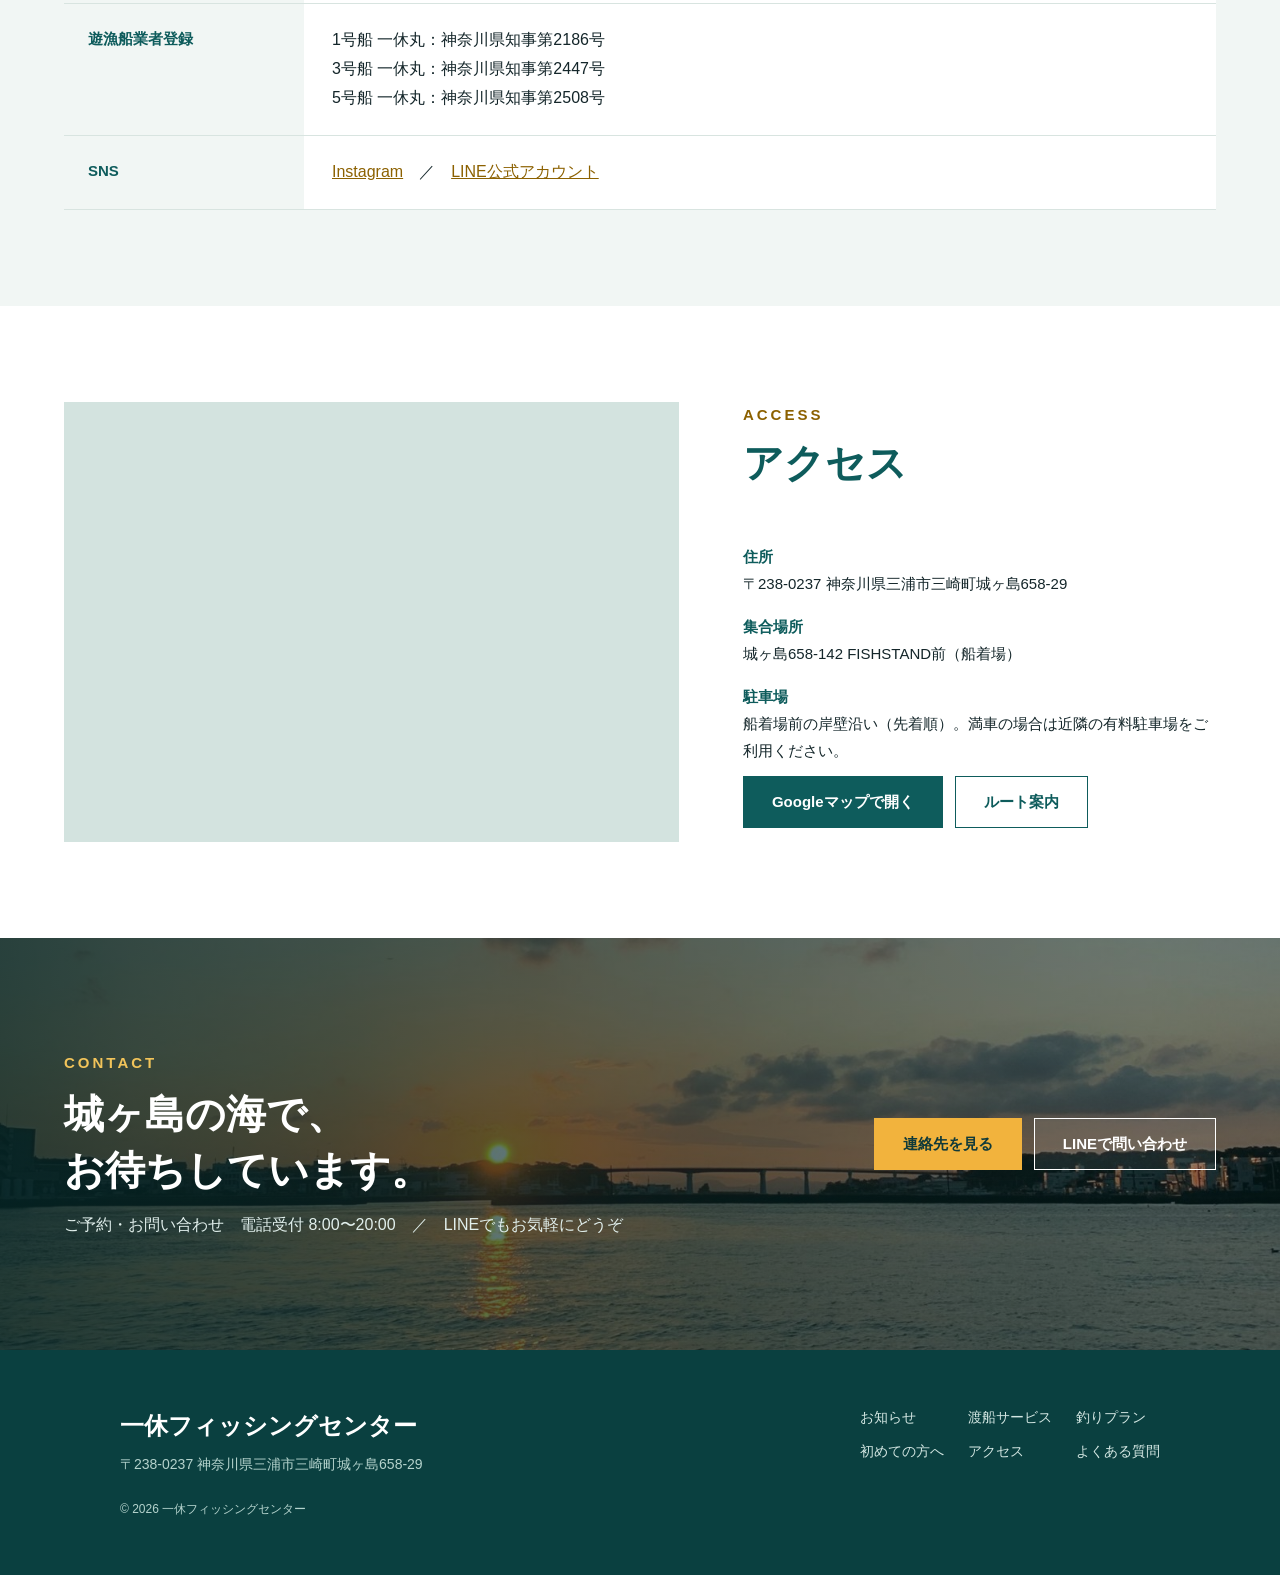
<file: company.html>
<!doctype html>
<html lang="ja">
<head>
<meta charset="utf-8">
<meta name="viewport" content="width=device-width, initial-scale=1, viewport-fit=cover">
<meta http-equiv="Content-Security-Policy" content="default-src 'self'; script-src 'self'; style-src 'self' 'unsafe-inline' https://fonts.googleapis.com; font-src https://fonts.gstatic.com; img-src 'self' data:; media-src 'self'; connect-src 'self'; frame-src https://www.google.com https://maps.google.com https://calendar.google.com; object-src 'none'; base-uri 'self'; form-action 'none'">
<meta name="referrer" content="strict-origin-when-cross-origin">
<meta name="format-detection" content="telephone=no">
<title>基本情報｜城ヶ島の釣り船・渡船 一休丸</title>
<meta name="description" content="一休フィッシングセンター（一休丸）の会社概要。神奈川県三浦市三崎町城ヶ島の所在地、予約電話番号、遊漁船業者登録番号、アクセス・駐車場のご案内。">
<link rel="canonical" href="https://ikkyumaru.com/company.html">
<meta name="theme-color" content="#0E5C5C">
<meta property="og:type" content="website">
<meta property="og:locale" content="ja_JP">
<meta property="og:site_name" content="一休フィッシングセンター（一休丸）">
<meta property="og:title" content="基本情報｜城ヶ島の釣り船・渡船 一休丸">
<meta property="og:description" content="一休フィッシングセンター（一休丸）の会社概要。神奈川県三浦市三崎町城ヶ島の所在地、予約電話番号、遊漁船業者登録番号、アクセス・駐車場のご案内。">
<meta property="og:url" content="https://ikkyumaru.com/company.html">
<meta property="og:image" content="https://ikkyumaru.com/assets/og.jpg">
<meta name="twitter:card" content="summary_large_image">
<link rel="icon" href="assets/favicon.png" type="image/png">
<link rel="apple-touch-icon" href="assets/apple-touch-icon.png">
<link rel="preconnect" href="https://fonts.googleapis.com">
<link rel="preconnect" href="https://fonts.gstatic.com" crossorigin>
<link rel="stylesheet" href="https://fonts.googleapis.com/css2?family=Shippori+Mincho+B1:wght@800&amp;family=Zen+Kaku+Gothic+New:wght@400;500;700&amp;family=Barlow+Condensed:wght@600&amp;display=swap">
<link rel="stylesheet" href="style.css">

<script type="application/ld+json">{"@context":"https://schema.org","@type":"BreadcrumbList","itemListElement":[{"@type":"ListItem","position":1,"name":"ホーム","item":"https://ikkyumaru.com/"},{"@type":"ListItem","position":2,"name":"基本情報","item":"https://ikkyumaru.com/company.html"}]}</script>
</head>
<body>
<header class="site-header">
  <a href="index.html" class="logo" aria-label="一休フィッシングセンター トップへ"><img src="assets/logo.png" alt="一休丸（一休フィッシングセンター）" width="480" height="200"></a>
  <nav class="gnav" id="gnav" aria-label="メインメニュー">
    <div class="dd">
      <a href="about.html" class="dd-top" aria-current="page">一休丸について<svg class="ico chev" width="14" height="14" viewBox="0 0 24 24" aria-hidden="true"><path d="M6 9l6 6 6-6"/></svg></a>
      <div class="dd-panel">
        <a href="about.html">一休丸の紹介</a>
        <a href="company.html">基本情報（会社概要）</a>
      </div>
    </div>
    <div class="dd"><a href="news.html" class="dd-top">お知らせ</a></div>
    <div class="dd">
      <a href="report.html" class="dd-top">最新釣果<svg class="ico chev" width="14" height="14" viewBox="0 0 24 24" aria-hidden="true"><path d="M6 9l6 6 6-6"/></svg></a>
      <div class="dd-panel">
        <a href="report.html#b1">1号船</a>
        <a href="report.html#b3">3号船</a>
        <a href="report.html#b5">5号船</a>
        <a href="report.html#ferry">渡船釣果</a>
      </div>
    </div>
    <div class="dd">
      <a href="plans.html" class="dd-top">釣りプラン<svg class="ico chev" width="14" height="14" viewBox="0 0 24 24" aria-hidden="true"><path d="M6 9l6 6 6-6"/></svg></a>
      <div class="dd-panel">
        <a href="plans.html#price">遊漁船</a>
        <a href="plans.html#ferry-price">渡船</a>
      </div>
    </div>
    <div class="dd"><a href="guide.html" class="dd-top">初めての方へ</a></div>
  </nav>
  <div class="sns">
    <a href="https://www.instagram.com/ikkyu_maru5419/" aria-label="Instagram" target="_blank" rel="noopener"><img src="assets/icon-instagram.png" alt="" width="34" height="34"></a>
    <a href="https://line.me/R/ti/p/@346tuzef?ts=06191040&amp;oat_content=url" aria-label="LINE公式アカウント" target="_blank" rel="noopener"><img src="assets/icon-line.png" alt="" width="34" height="34"></a>
  </div>
  <button class="menu-btn" aria-label="メニューを開閉" aria-expanded="false" aria-controls="gnav">
    <svg class="ico" width="26" height="26" viewBox="0 0 24 24" aria-hidden="true"><path d="M4 7h16M4 12h16M4 17h16"/></svg>
  </button>
</header>
<main>
<section class="page-hero">
  <img src="assets/shop.jpg" alt="" style="object-position:center 42%">
  <div class="shade"></div>
  <nav class="crumbs" aria-label="パンくずリスト"><a href="index.html">ホーム</a><span aria-hidden="true">/</span><span>一休丸について</span><span aria-hidden="true">/</span><span aria-current="page">基本情報</span></nav>
  <p class="eb">COMPANY PROFILE</p>
  <h1>基本情報</h1>
</section>

<section class="sec">
  <div class="sec-head"><p class="eb">PROFILE</p><h2 class="h2">会社概要</h2></div>
  <dl class="table">
    <div><dt>屋号</dt><dd>一休フィッシングセンター（一休丸）</dd></div>
    <div><dt>代表者</dt><dd>星野　隆洋</dd></div>
    <div><dt>創業</dt><dd>創業50年以上</dd></div>
    <div><dt>所在地</dt><dd>〒238-0237 神奈川県三浦市三崎町城ヶ島658-29</dd></div>
    <div><dt>集合場所</dt><dd>城ヶ島658-142　FISHSTAND前（船着場）</dd></div>
    <div><dt>事業内容</dt><dd>遊漁船業（釣り船・仕立て船）<br>漁船（縦縄漁・刺し網漁・引縄漁・採介藻漁業）</dd></div>
    <div><dt>所有船</dt><dd>中型船／一休丸（1号船）・小型船／第三一休丸（3号船）・大型船／第五一休丸（5号船）</dd></div>
    <div><dt>電話番号</dt><dd>
        <div class="tel-list">
          <div><span>渡船</span><a href="tel:05088819519" class="mono">050-8881-9519</a></div>
          <div><span>1号船 一休丸</span><a href="tel:09041200106" class="mono">090-4120-0106</a></div>
          <div><span>3号船 第三一休丸</span><a href="tel:09014251308" class="mono">090-1425-1308</a></div>
          <div><span>5号船 第五一休丸</span><a href="tel:08048916333" class="mono">080-4891-6333</a></div>
          <div><span>繋がらない場合（AI自動応答）</span><a href="tel:05031583576" class="mono">050-3158-3576</a></div>
        </div>
    </dd></div>
    <div><dt>電話受付</dt><dd>8:00〜20:00（漁や操船中で出られない場合がございます。時間をおいてお掛け直しください）</dd></div>
    <div><dt>お支払い</dt><dd>現金のみ（3号船・5号船は、全員まとめてのカード払いのみ可）</dd></div>
    <div><dt>遊漁船業者登録</dt><dd>1号船 一休丸：神奈川県知事第2186号<br>3号船 一休丸：神奈川県知事第2447号<br>5号船 一休丸：神奈川県知事第2508号</dd></div>
    <div><dt>SNS</dt><dd><a href="https://www.instagram.com/ikkyu_maru5419/" target="_blank" rel="noopener">Instagram</a>　／　<a href="https://line.me/R/ti/p/@346tuzef?ts=06191040&amp;oat_content=url" target="_blank" rel="noopener">LINE公式アカウント</a></dd></div>
  </dl>
</section>

<section id="access" class="sec bg-white">
  <div class="access">
    <iframe class="map" title="一休フィッシングセンターの地図" loading="lazy" referrerpolicy="no-referrer-when-downgrade" src="https://maps.google.com/maps?q=%E7%A5%9E%E5%A5%88%E5%B7%9D%E7%9C%8C%E4%B8%89%E6%B5%A6%E5%B8%82%E4%B8%89%E5%B4%8E%E7%94%BA%E5%9F%8E%E3%83%B6%E5%B3%B6658-29&amp;z=16&amp;output=embed"></iframe>
    <div class="map-card">
      <div class="sec-head"><p class="eb">ACCESS</p><h2 class="h2">アクセス</h2></div>
      <div class="route">
        <div><b>住所</b><br>〒238-0237 神奈川県三浦市三崎町城ヶ島658-29</div>
        <div><b>集合場所</b><br>城ヶ島658-142 FISHSTAND前（船着場）</div>
        <div><b>駐車場</b><br>船着場前の岸壁沿い（先着順）。満車の場合は近隣の有料駐車場をご利用ください。</div>
      </div>
      <div class="btns">
        <a href="https://www.google.com/maps/search/?api=1&amp;query=%E7%A5%9E%E5%A5%88%E5%B7%9D%E7%9C%8C%E4%B8%89%E6%B5%A6%E5%B8%82%E4%B8%89%E5%B4%8E%E7%94%BA%E5%9F%8E%E3%83%B6%E5%B3%B6658-29" class="btn" target="_blank" rel="noopener">Googleマップで開く</a>
        <a href="https://www.google.com/maps/dir/?api=1&amp;destination=%E7%A5%9E%E5%A5%88%E5%B7%9D%E7%9C%8C%E4%B8%89%E6%B5%A6%E5%B8%82%E4%B8%89%E5%B4%8E%E7%94%BA%E5%9F%8E%E3%83%B6%E5%B3%B6658-29" class="btn btn-ghost" target="_blank" rel="noopener">ルート案内</a>
      </div>
    </div>
  </div>
</section>
<section class="sec photo-band on-dark">
  <img src="assets/contact-bg.jpg" alt="" loading="lazy">
  <div class="shade"></div>
  <div class="inner cta">
    <div class="cta-text">
      <p class="eb">CONTACT</p>
      <h2>城ヶ島の海で、<br>お待ちしています。</h2>
      <p>ご予約・お問い合わせ　電話受付 8:00〜20:00　／　LINEでもお気軽にどうぞ</p>
    </div>
    <div class="btns">
      <a href="index.html#contact" class="btn btn-gold">連絡先を見る</a>
      <a href="https://line.me/R/ti/p/@346tuzef?ts=06191040&amp;oat_content=url" class="btn btn-white" target="_blank" rel="noopener">LINEで問い合わせ</a>
    </div>
  </div>
</section>
</main>

<footer class="site-footer">
  <div class="f-top">
    <div class="f-name"><span class="f-brand">一休フィッシングセンター</span><span>〒238-0237 神奈川県三浦市三崎町城ヶ島658-29</span></div>
    <nav class="f-nav" aria-label="フッターメニュー">
      <a href="news.html">お知らせ</a><a href="about.html#ferry">渡船サービス</a><a href="plans.html">釣りプラン</a>
      <a href="guide.html">初めての方へ</a><a href="company.html#access">アクセス</a><a href="guide.html#faq">よくある質問</a>
    </nav>
  </div>
  <small>© 2026 一休フィッシングセンター</small>
</footer>

<div class="sticky-cta">
  <a href="index.html#contact" class="cta-tel"><svg class="ico" width="18" height="18" viewBox="0 0 24 24" aria-hidden="true"><path d="M22 16.9v3a2 2 0 0 1-2.2 2 19.8 19.8 0 0 1-8.6-3.1 19.5 19.5 0 0 1-6-6A19.8 19.8 0 0 1 2.1 4.2 2 2 0 0 1 4.1 2h3a2 2 0 0 1 2 1.7c.1.9.4 1.8.7 2.7a2 2 0 0 1-.5 2.1L8 9.8a16 16 0 0 0 6 6l1.3-1.3a2 2 0 0 1 2.1-.4c.9.3 1.8.6 2.7.7a2 2 0 0 1 1.7 2z"/></svg>電話で予約</a>
  <a href="https://line.me/R/ti/p/@346tuzef?ts=06191040&amp;oat_content=url" class="cta-line" target="_blank" rel="noopener">LINEで予約</a>
</div>

<script src="assets/site.js" defer></script>
</body>
</html>
</file>
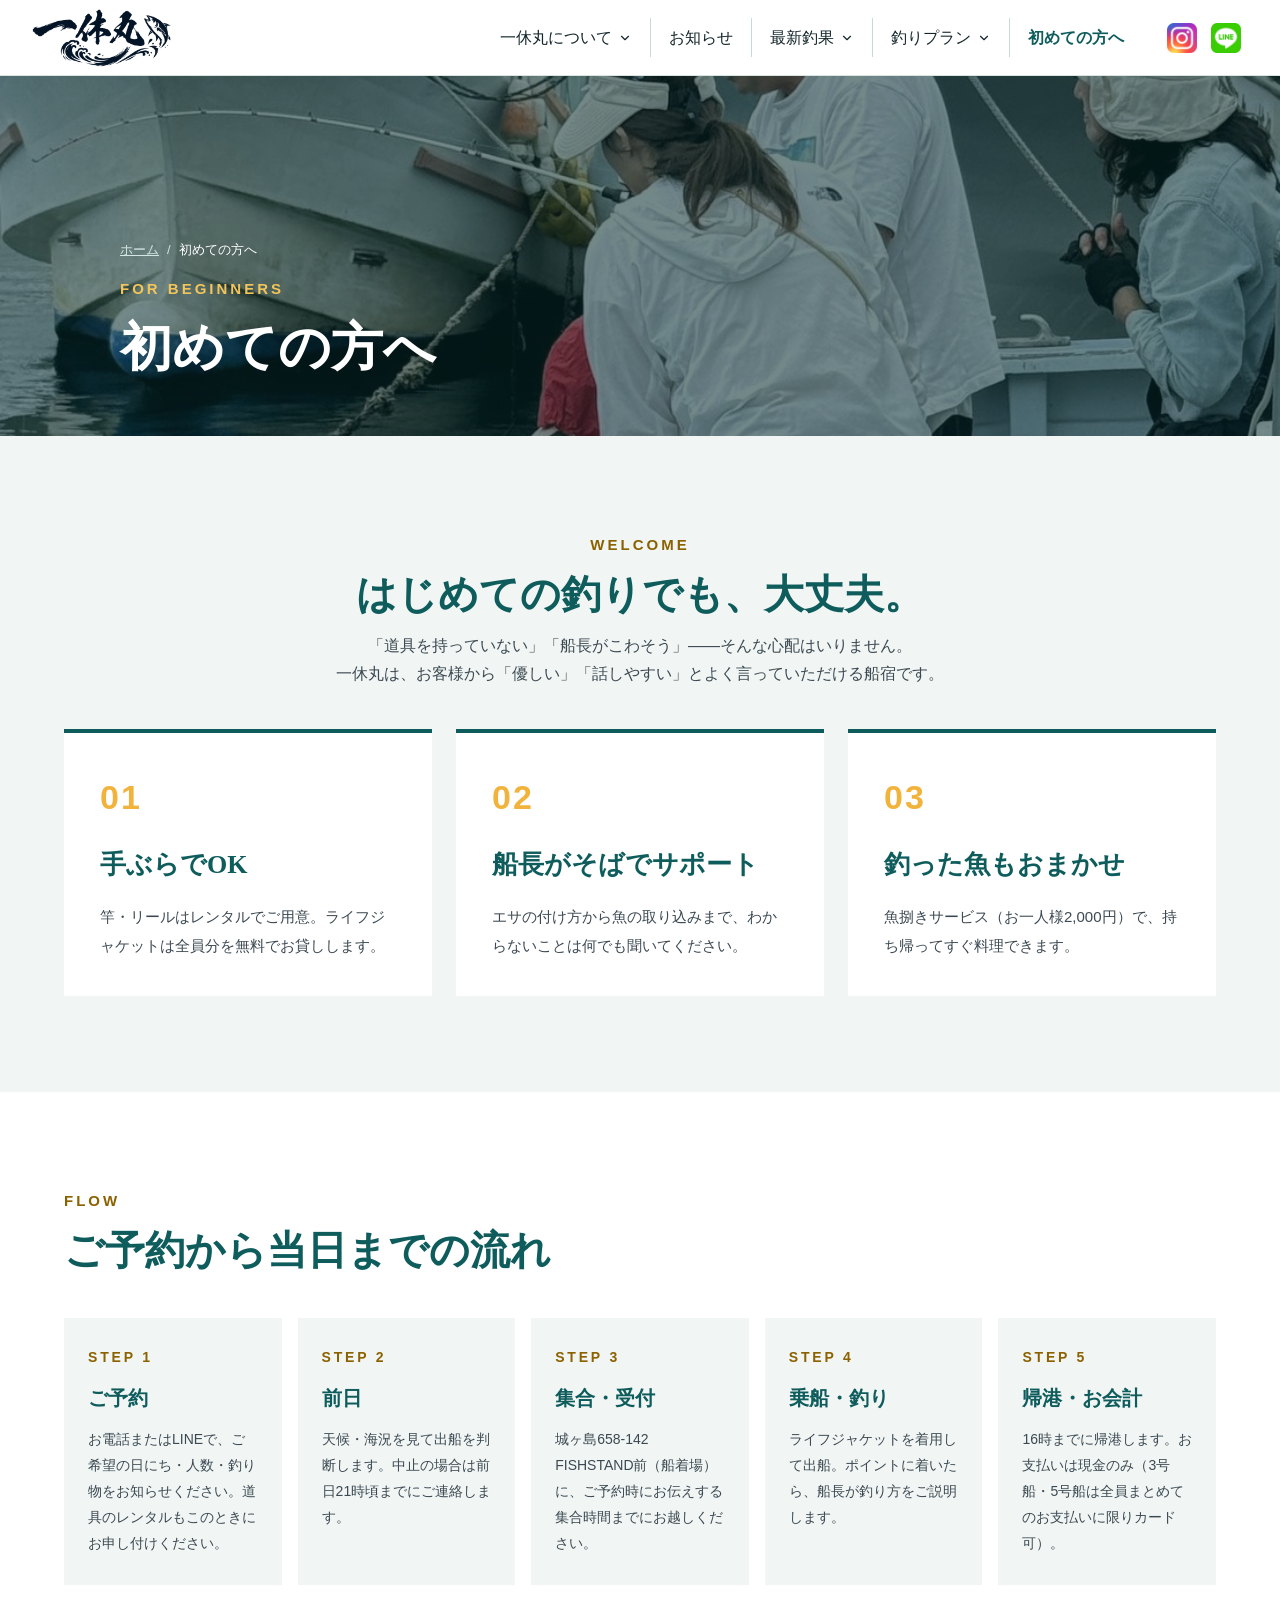
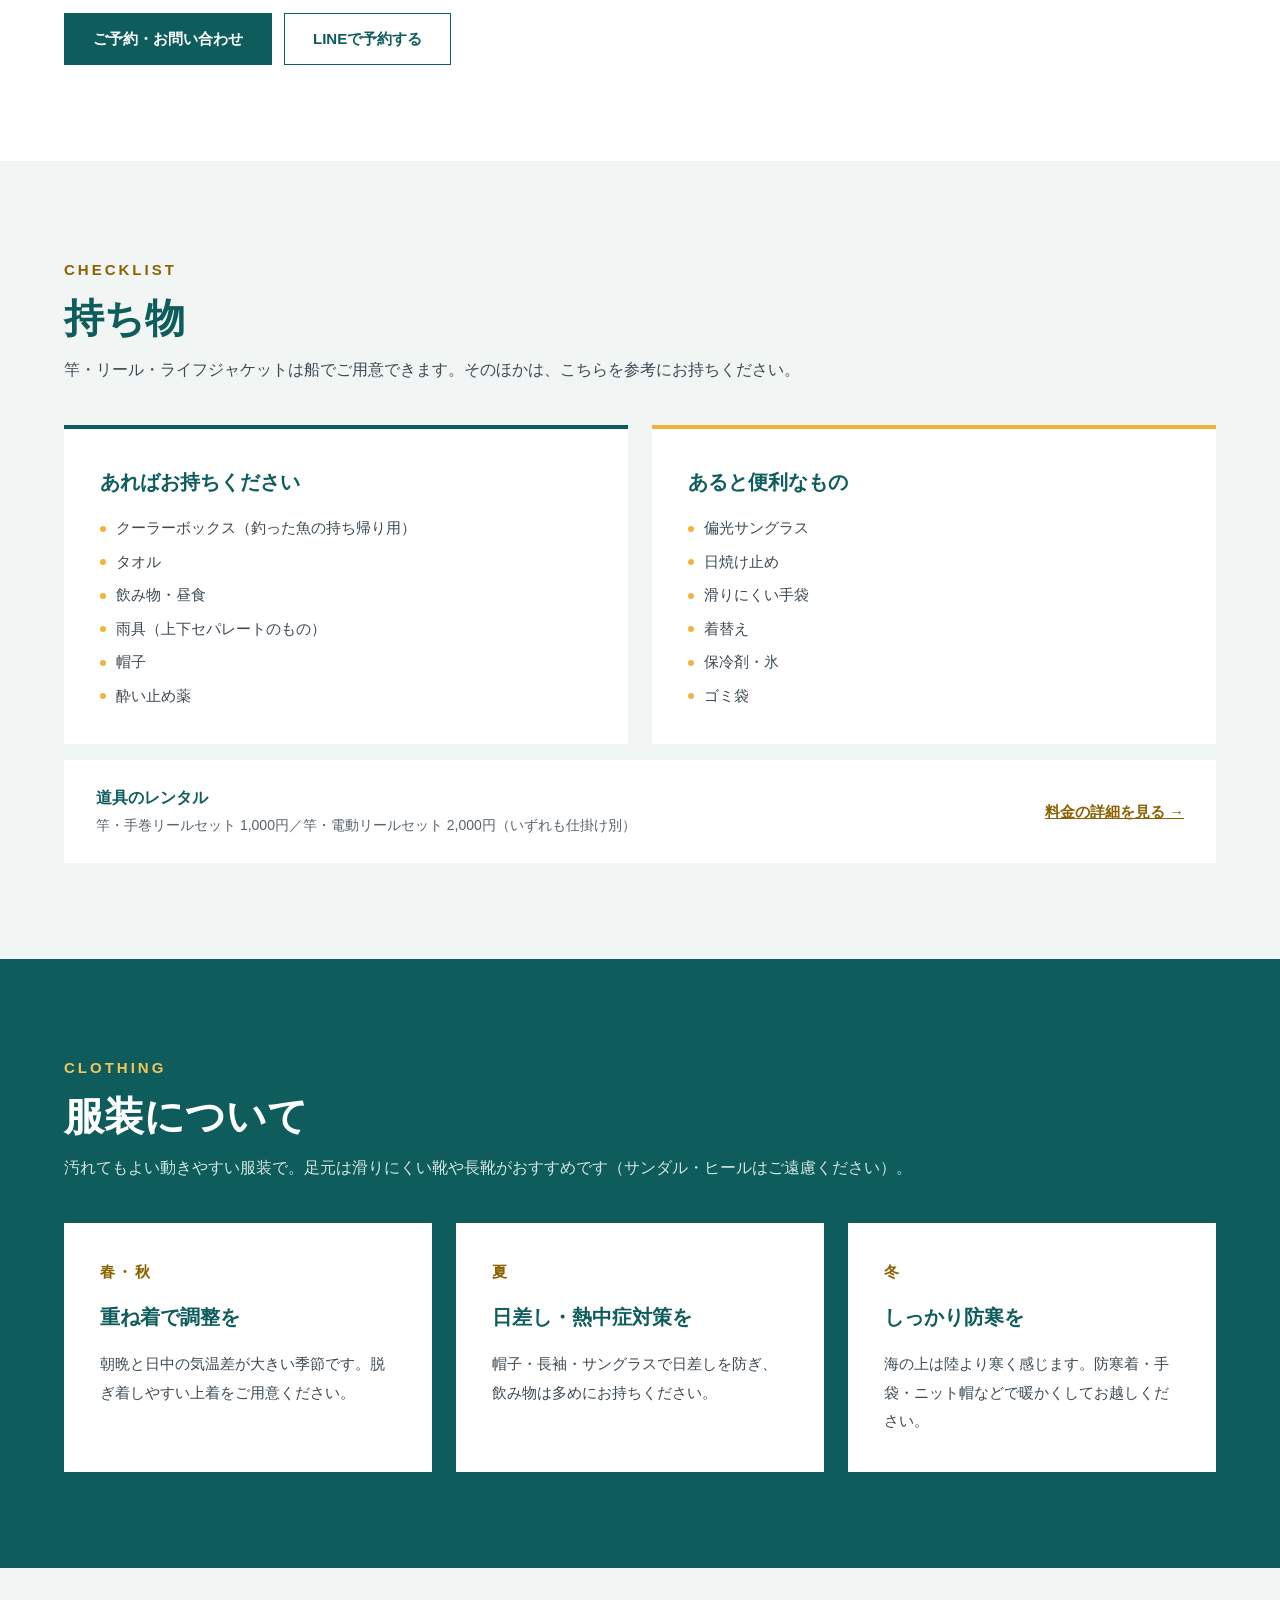
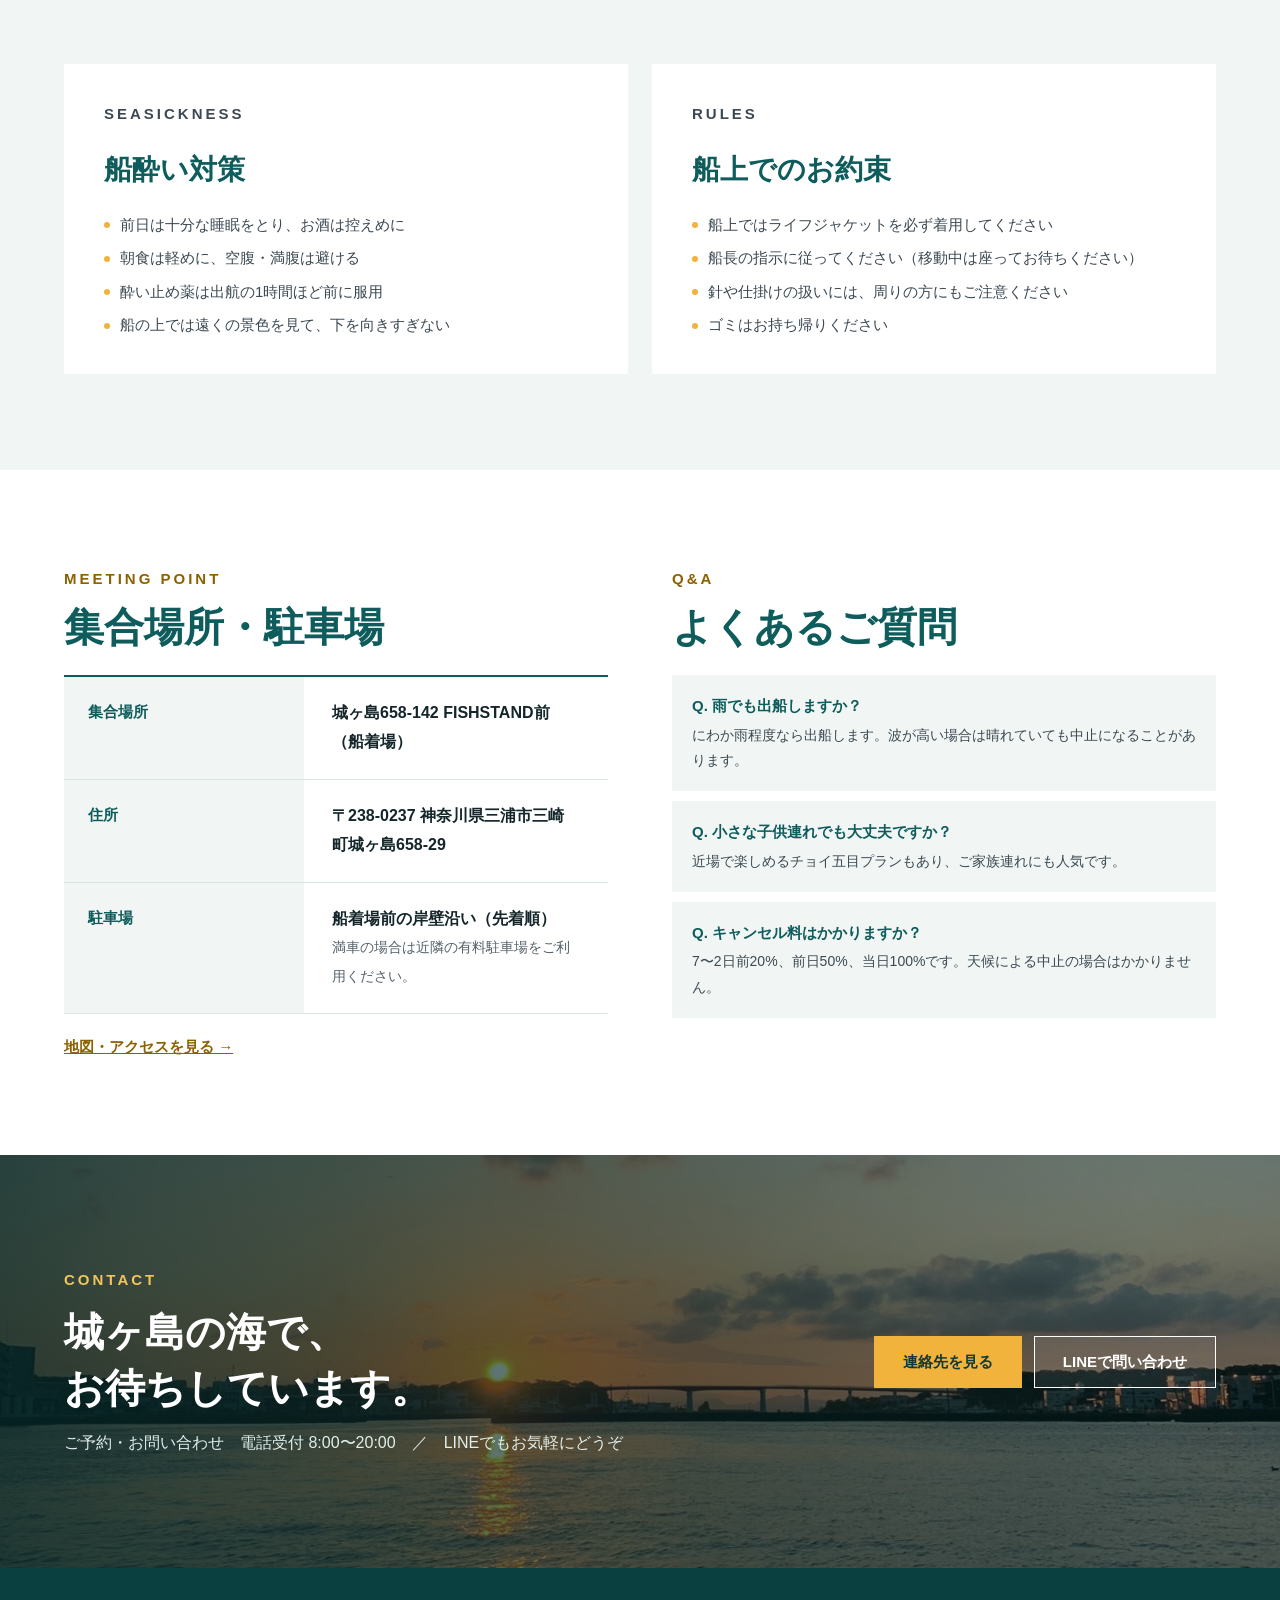
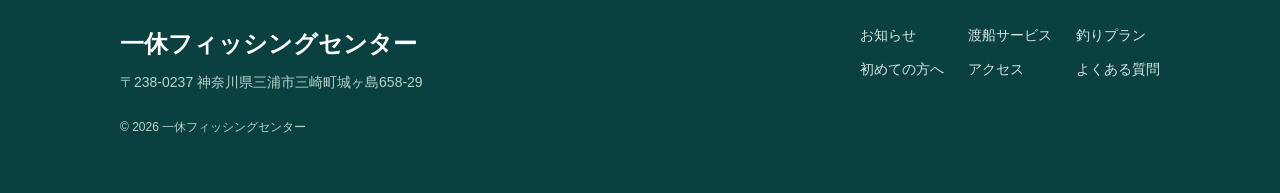
<file: guide.html>
<!doctype html>
<html lang="ja">
<head>
<meta charset="utf-8">
<meta name="viewport" content="width=device-width, initial-scale=1, viewport-fit=cover">
<meta http-equiv="Content-Security-Policy" content="default-src 'self'; script-src 'self'; style-src 'self' 'unsafe-inline' https://fonts.googleapis.com; font-src https://fonts.gstatic.com; img-src 'self' data:; media-src 'self'; connect-src 'self'; frame-src https://www.google.com https://maps.google.com https://calendar.google.com; object-src 'none'; base-uri 'self'; form-action 'none'">
<meta name="referrer" content="strict-origin-when-cross-origin">
<meta name="format-detection" content="telephone=no">
<title>初めての方へ｜城ヶ島の釣り船・渡船 一休丸</title>
<meta name="description" content="はじめての船釣り・磯釣りでも安心。城ヶ島の一休丸のご予約から当日までの流れ、持ち物、服装、船酔い対策、集合場所・駐車場のご案内。">
<link rel="canonical" href="https://ikkyumaru.com/guide.html">
<meta name="theme-color" content="#0E5C5C">
<meta property="og:type" content="website">
<meta property="og:locale" content="ja_JP">
<meta property="og:site_name" content="一休フィッシングセンター（一休丸）">
<meta property="og:title" content="初めての方へ｜城ヶ島の釣り船・渡船 一休丸">
<meta property="og:description" content="はじめての船釣り・磯釣りでも安心。城ヶ島の一休丸のご予約から当日までの流れ、持ち物、服装、船酔い対策、集合場所・駐車場のご案内。">
<meta property="og:url" content="https://ikkyumaru.com/guide.html">
<meta property="og:image" content="https://ikkyumaru.com/assets/og.jpg">
<meta name="twitter:card" content="summary_large_image">
<link rel="icon" href="assets/favicon.png" type="image/png">
<link rel="apple-touch-icon" href="assets/apple-touch-icon.png">
<link rel="preconnect" href="https://fonts.googleapis.com">
<link rel="preconnect" href="https://fonts.gstatic.com" crossorigin>
<link rel="stylesheet" href="https://fonts.googleapis.com/css2?family=Shippori+Mincho+B1:wght@800&amp;family=Zen+Kaku+Gothic+New:wght@400;500;700&amp;family=Barlow+Condensed:wght@600&amp;display=swap">
<link rel="stylesheet" href="style.css">

<script type="application/ld+json">{"@context":"https://schema.org","@type":"BreadcrumbList","itemListElement":[{"@type":"ListItem","position":1,"name":"ホーム","item":"https://ikkyumaru.com/"},{"@type":"ListItem","position":2,"name":"初めての方へ","item":"https://ikkyumaru.com/guide.html"}]}</script>
<script type="application/ld+json">{"@context":"https://schema.org","@type":"FAQPage","mainEntity":[{"@type":"Question","name":"雨でも出船しますか？","acceptedAnswer":{"@type":"Answer","text":"にわか雨程度なら出船します。波が高い場合は晴れていても中止になることがあります。"}},{"@type":"Question","name":"小さな子供連れでも大丈夫ですか？","acceptedAnswer":{"@type":"Answer","text":"近場で楽しめるチョイ五目プランもあり、ご家族連れにも人気です。"}},{"@type":"Question","name":"キャンセル料はかかりますか？","acceptedAnswer":{"@type":"Answer","text":"7〜2日前20%、前日50%、当日100%です。天候による中止の場合はかかりません。"}}]}</script>
</head>
<body>
<header class="site-header">
  <a href="index.html" class="logo" aria-label="一休フィッシングセンター トップへ"><img src="assets/logo.png" alt="一休丸（一休フィッシングセンター）" width="480" height="200"></a>
  <nav class="gnav" id="gnav" aria-label="メインメニュー">
    <div class="dd">
      <a href="about.html" class="dd-top">一休丸について<svg class="ico chev" width="14" height="14" viewBox="0 0 24 24" aria-hidden="true"><path d="M6 9l6 6 6-6"/></svg></a>
      <div class="dd-panel">
        <a href="about.html">一休丸の紹介</a>
        <a href="company.html">基本情報（会社概要）</a>
      </div>
    </div>
    <div class="dd"><a href="news.html" class="dd-top">お知らせ</a></div>
    <div class="dd">
      <a href="report.html" class="dd-top">最新釣果<svg class="ico chev" width="14" height="14" viewBox="0 0 24 24" aria-hidden="true"><path d="M6 9l6 6 6-6"/></svg></a>
      <div class="dd-panel">
        <a href="report.html#b1">1号船</a>
        <a href="report.html#b3">3号船</a>
        <a href="report.html#b5">5号船</a>
        <a href="report.html#ferry">渡船釣果</a>
      </div>
    </div>
    <div class="dd">
      <a href="plans.html" class="dd-top">釣りプラン<svg class="ico chev" width="14" height="14" viewBox="0 0 24 24" aria-hidden="true"><path d="M6 9l6 6 6-6"/></svg></a>
      <div class="dd-panel">
        <a href="plans.html#price">遊漁船</a>
        <a href="plans.html#ferry-price">渡船</a>
      </div>
    </div>
    <div class="dd"><a href="guide.html" class="dd-top" aria-current="page">初めての方へ</a></div>
  </nav>
  <div class="sns">
    <a href="https://www.instagram.com/ikkyu_maru5419/" aria-label="Instagram" target="_blank" rel="noopener"><img src="assets/icon-instagram.png" alt="" width="34" height="34"></a>
    <a href="https://line.me/R/ti/p/@346tuzef?ts=06191040&amp;oat_content=url" aria-label="LINE公式アカウント" target="_blank" rel="noopener"><img src="assets/icon-line.png" alt="" width="34" height="34"></a>
  </div>
  <button class="menu-btn" aria-label="メニューを開閉" aria-expanded="false" aria-controls="gnav">
    <svg class="ico" width="26" height="26" viewBox="0 0 24 24" aria-hidden="true"><path d="M4 7h16M4 12h16M4 17h16"/></svg>
  </button>
</header>
<main>
<section class="page-hero">
  <img src="assets/beginners.jpg" alt="" style="object-position:center 40%">
  <div class="shade" style="background:rgba(6,40,40,.55)"></div>
  <nav class="crumbs" aria-label="パンくずリスト"><a href="index.html">ホーム</a><span aria-hidden="true">/</span><span aria-current="page">初めての方へ</span></nav>
  <p class="eb">FOR BEGINNERS</p>
  <h1>初めての方へ</h1>
</section>

<section class="sec">
  <div class="sec-head center"><p class="eb">WELCOME</p><h2 class="h2">はじめての釣りでも、大丈夫。</h2><p class="lead">「道具を持っていない」「船長がこわそう」——そんな心配はいりません。<br class="pc">一休丸は、お客様から「優しい」「話しやすい」とよく言っていただける船宿です。</p></div>
  <div class="cards3">
    <div class="card"><span class="mono" style="font-size:34px;color:var(--gold)">01</span><h3>手ぶらでOK</h3><p>竿・リールはレンタルでご用意。ライフジャケットは全員分を無料でお貸しします。</p></div>
    <div class="card"><span class="mono" style="font-size:34px;color:var(--gold)">02</span><h3>船長がそばでサポート</h3><p>エサの付け方から魚の取り込みまで、わからないことは何でも聞いてください。</p></div>
    <div class="card"><span class="mono" style="font-size:34px;color:var(--gold)">03</span><h3>釣った魚もおまかせ</h3><p>魚捌きサービス（お一人様2,000円）で、持ち帰ってすぐ料理できます。</p></div>
  </div>
</section>

<section class="sec bg-white">
  <div class="sec-head"><p class="eb">FLOW</p><h2 class="h2">ご予約から当日までの流れ</h2></div>
  <ol class="flow" style="list-style:none;margin:0 auto 28px;padding:0">
    <li class="step"><span class="mono">STEP 1</span><h3>ご予約</h3><p>お電話またはLINEで、ご希望の日にち・人数・釣り物をお知らせください。道具のレンタルもこのときにお申し付けください。</p></li>
    <li class="step"><span class="mono">STEP 2</span><h3>前日</h3><p>天候・海況を見て出船を判断します。中止の場合は前日21時頃までにご連絡します。</p></li>
    <li class="step"><span class="mono">STEP 3</span><h3>集合・受付</h3><p>城ヶ島658-142 FISHSTAND前（船着場）に、ご予約時にお伝えする集合時間までにお越しください。</p></li>
    <li class="step"><span class="mono">STEP 4</span><h3>乗船・釣り</h3><p>ライフジャケットを着用して出船。ポイントに着いたら、船長が釣り方をご説明します。</p></li>
    <li class="step"><span class="mono">STEP 5</span><h3>帰港・お会計</h3><p>16時までに帰港します。お支払いは現金のみ（3号船・5号船は全員まとめてのお支払いに限りカード可）。</p></li>
  </ol>
  <div class="btns">
    <a href="index.html#contact" class="btn">ご予約・お問い合わせ</a>
    <a href="https://line.me/R/ti/p/@346tuzef?ts=06191040&amp;oat_content=url" class="btn btn-ghost" target="_blank" rel="noopener">LINEで予約する</a>
  </div>
</section>

<section class="sec">
  <div class="sec-head"><p class="eb">CHECKLIST</p><h2 class="h2">持ち物</h2><p class="lead">竿・リール・ライフジャケットは船でご用意できます。そのほかは、こちらを参考にお持ちください。</p></div>
  <div class="two">
    <div class="card"><h3 style="font-family:var(--sans);font-size:20px">あればお持ちください</h3><ul class="dots"><li>クーラーボックス（釣った魚の持ち帰り用）</li><li>タオル</li><li>飲み物・昼食</li><li>雨具（上下セパレートのもの）</li><li>帽子</li><li>酔い止め薬</li></ul></div>
    <div class="card gold"><h3 style="font-family:var(--sans);font-size:20px">あると便利なもの</h3><ul class="dots"><li>偏光サングラス</li><li>日焼け止め</li><li>滑りにくい手袋</li><li>着替え</li><li>保冷剤・氷</li><li>ゴミ袋</li></ul></div>
  </div>
  <div class="rental-bar">
    <div><b>道具のレンタル</b><span>竿・手巻リールセット 1,000円／竿・電動リールセット 2,000円（いずれも仕掛け別）</span></div>
    <a href="plans.html#price" class="textlink" style="white-space:nowrap">料金の詳細を見る →</a>
  </div>
</section>

<section class="sec bg-teal">
  <div class="sec-head"><p class="eb">CLOTHING</p><h2 class="h2">服装について</h2><p class="lead">汚れてもよい動きやすい服装で。足元は滑りにくい靴や長靴がおすすめです（サンダル・ヒールはご遠慮ください）。</p></div>
  <div class="cards3">
    <div class="card season"><span class="mono">春・秋</span><h3 style="font-family:var(--sans);font-size:20px">重ね着で調整を</h3><p>朝晩と日中の気温差が大きい季節です。脱ぎ着しやすい上着をご用意ください。</p></div>
    <div class="card season"><span class="mono">夏</span><h3 style="font-family:var(--sans);font-size:20px">日差し・熱中症対策を</h3><p>帽子・長袖・サングラスで日差しを防ぎ、飲み物は多めにお持ちください。</p></div>
    <div class="card season"><span class="mono">冬</span><h3 style="font-family:var(--sans);font-size:20px">しっかり防寒を</h3><p>海の上は陸より寒く感じます。防寒着・手袋・ニット帽などで暖かくしてお越しください。</p></div>
  </div>
</section>

<section id="rules" class="sec">
  <div class="two">
    <div class="box"><p class="eb">SEASICKNESS</p><h3 class="serif">船酔い対策</h3><ul class="dots"><li>前日は十分な睡眠をとり、お酒は控えめに</li><li>朝食は軽めに、空腹・満腹は避ける</li><li>酔い止め薬は出航の1時間ほど前に服用</li><li>船の上では遠くの景色を見て、下を向きすぎない</li></ul></div>
    <div class="box"><p class="eb">RULES</p><h3 class="serif">船上でのお約束</h3><ul class="dots"><li>船上ではライフジャケットを必ず着用してください</li><li>船長の指示に従ってください（移動中は座ってお待ちください）</li><li>針や仕掛けの扱いには、周りの方にもご注意ください</li><li>ゴミはお持ち帰りください</li></ul></div>
  </div>
</section>

<section class="sec bg-white">
  <div class="meet">
    <div>
      <div class="sec-head"><p class="eb">MEETING POINT</p><h2 class="h2">集合場所・駐車場</h2></div>
      <dl class="table">
        <div><dt>集合場所</dt><dd><b>城ヶ島658-142 FISHSTAND前（船着場）</b></dd></div>
        <div><dt>住所</dt><dd><b>〒238-0237 神奈川県三浦市三崎町城ヶ島658-29</b></dd></div>
        <div><dt>駐車場</dt><dd><b>船着場前の岸壁沿い（先着順）</b><br><span class="small">満車の場合は近隣の有料駐車場をご利用ください。</span></dd></div>
      </dl>
      <a href="company.html#access" class="textlink">地図・アクセスを見る →</a>
    </div>
    <div id="faq">
      <div class="sec-head"><p class="eb">Q&amp;A</p><h2 class="h2">よくあるご質問</h2></div>
      <dl class="qa">
        <div><dt>Q. 雨でも出船しますか？</dt><dd>にわか雨程度なら出船します。波が高い場合は晴れていても中止になることがあります。</dd></div>
        <div><dt>Q. 小さな子供連れでも大丈夫ですか？</dt><dd>近場で楽しめるチョイ五目プランもあり、ご家族連れにも人気です。</dd></div>
        <div><dt>Q. キャンセル料はかかりますか？</dt><dd>7〜2日前20%、前日50%、当日100%です。天候による中止の場合はかかりません。</dd></div>
      </dl>
    </div>
  </div>
</section>
<section class="sec photo-band on-dark">
  <img src="assets/contact-bg.jpg" alt="" loading="lazy">
  <div class="shade"></div>
  <div class="inner cta">
    <div class="cta-text">
      <p class="eb">CONTACT</p>
      <h2>城ヶ島の海で、<br>お待ちしています。</h2>
      <p>ご予約・お問い合わせ　電話受付 8:00〜20:00　／　LINEでもお気軽にどうぞ</p>
    </div>
    <div class="btns">
      <a href="index.html#contact" class="btn btn-gold">連絡先を見る</a>
      <a href="https://line.me/R/ti/p/@346tuzef?ts=06191040&amp;oat_content=url" class="btn btn-white" target="_blank" rel="noopener">LINEで問い合わせ</a>
    </div>
  </div>
</section>
</main>

<footer class="site-footer">
  <div class="f-top">
    <div class="f-name"><span class="f-brand">一休フィッシングセンター</span><span>〒238-0237 神奈川県三浦市三崎町城ヶ島658-29</span></div>
    <nav class="f-nav" aria-label="フッターメニュー">
      <a href="news.html">お知らせ</a><a href="about.html#ferry">渡船サービス</a><a href="plans.html">釣りプラン</a>
      <a href="guide.html">初めての方へ</a><a href="company.html#access">アクセス</a><a href="guide.html#faq">よくある質問</a>
    </nav>
  </div>
  <small>© 2026 一休フィッシングセンター</small>
</footer>

<div class="sticky-cta">
  <a href="index.html#contact" class="cta-tel"><svg class="ico" width="18" height="18" viewBox="0 0 24 24" aria-hidden="true"><path d="M22 16.9v3a2 2 0 0 1-2.2 2 19.8 19.8 0 0 1-8.6-3.1 19.5 19.5 0 0 1-6-6A19.8 19.8 0 0 1 2.1 4.2 2 2 0 0 1 4.1 2h3a2 2 0 0 1 2 1.7c.1.9.4 1.8.7 2.7a2 2 0 0 1-.5 2.1L8 9.8a16 16 0 0 0 6 6l1.3-1.3a2 2 0 0 1 2.1-.4c.9.3 1.8.6 2.7.7a2 2 0 0 1 1.7 2z"/></svg>電話で予約</a>
  <a href="https://line.me/R/ti/p/@346tuzef?ts=06191040&amp;oat_content=url" class="cta-line" target="_blank" rel="noopener">LINEで予約</a>
</div>

<script src="assets/site.js" defer></script>
</body>
</html>
</file>
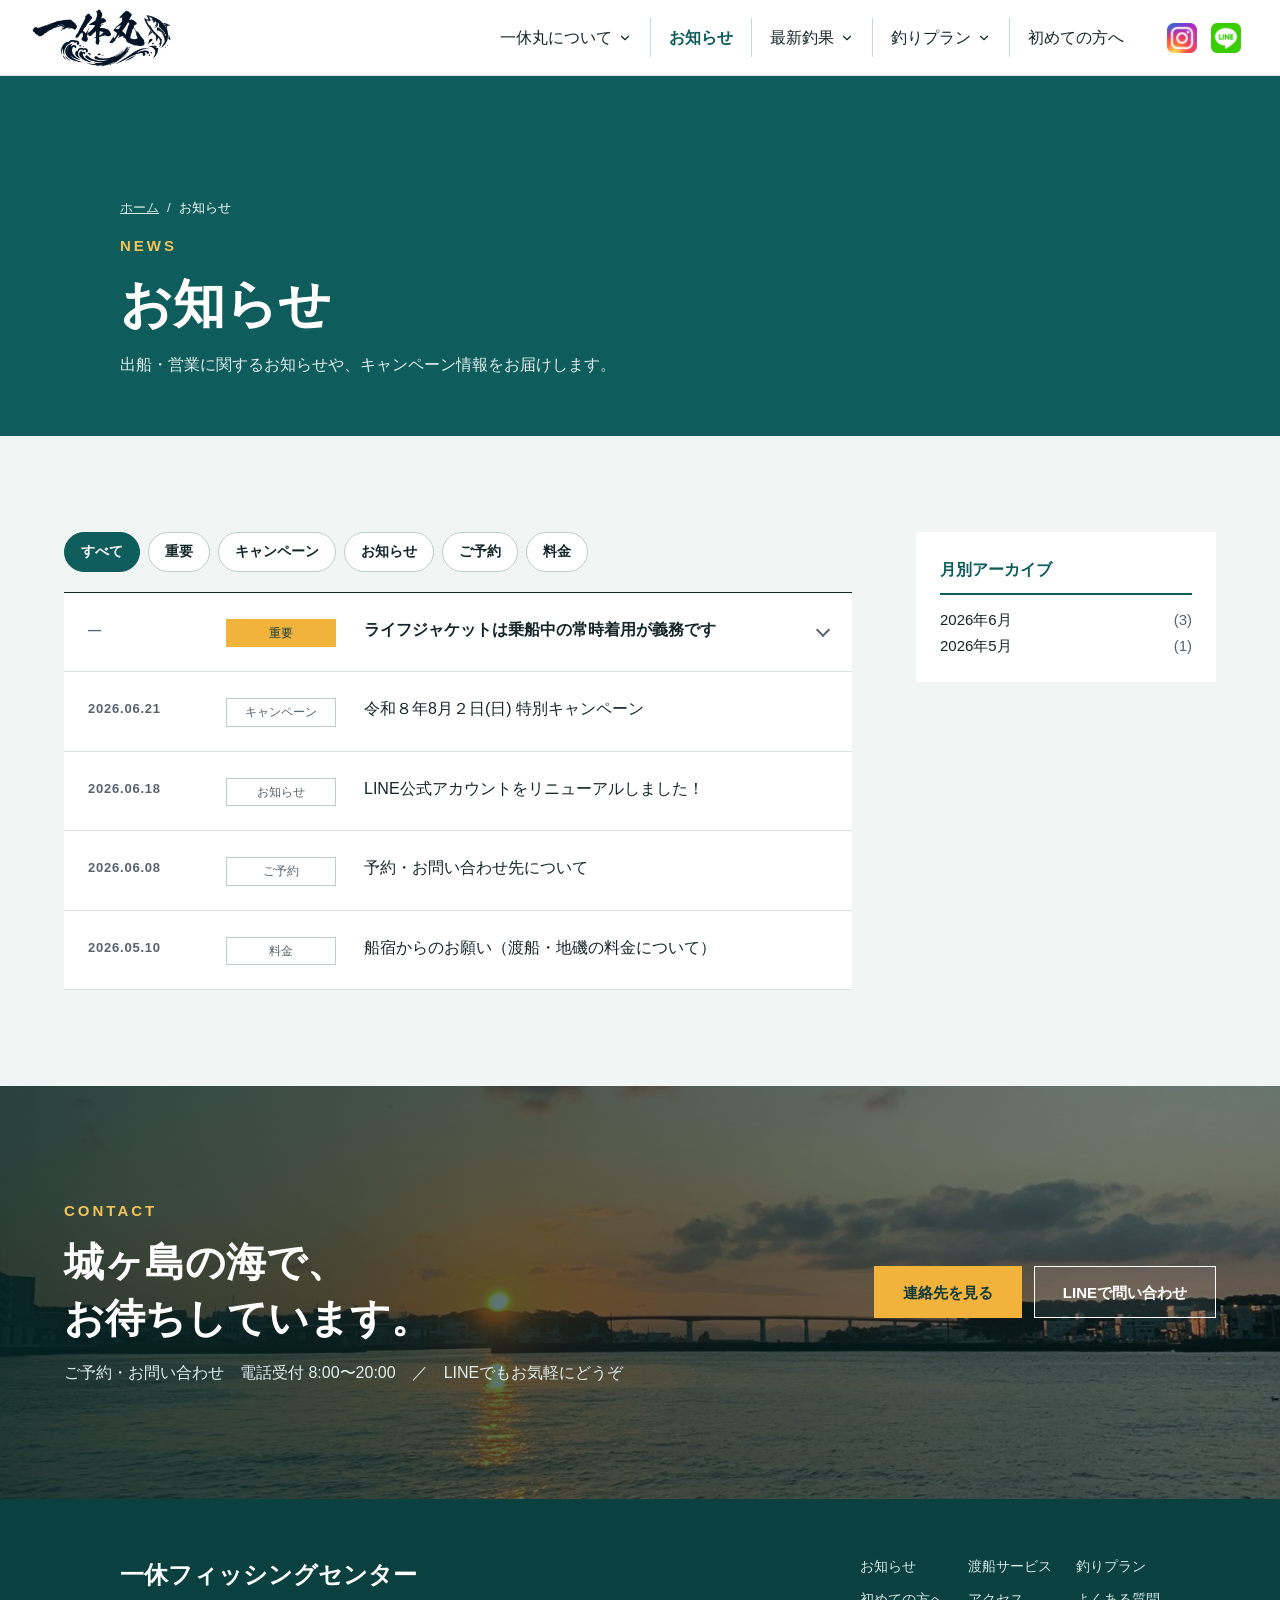
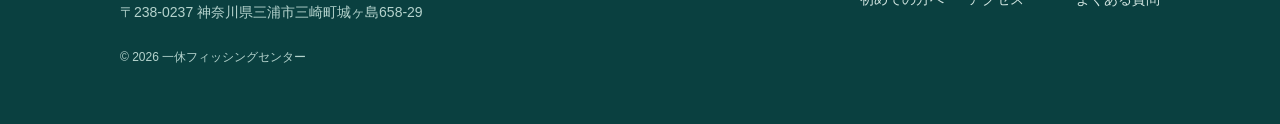
<file: news.html>
<!doctype html>
<html lang="ja">
<head>
<meta charset="utf-8">
<meta name="viewport" content="width=device-width, initial-scale=1, viewport-fit=cover">
<meta http-equiv="Content-Security-Policy" content="default-src 'self'; script-src 'self'; style-src 'self' 'unsafe-inline' https://fonts.googleapis.com; font-src https://fonts.gstatic.com; img-src 'self' data:; media-src 'self'; connect-src 'self'; frame-src https://www.google.com https://maps.google.com https://calendar.google.com; object-src 'none'; base-uri 'self'; form-action 'none'">
<meta name="referrer" content="strict-origin-when-cross-origin">
<meta name="format-detection" content="telephone=no">
<title>お知らせ｜城ヶ島の釣り船・渡船 一休丸</title>
<meta name="description" content="城ヶ島の釣り船・渡船 一休丸からのお知らせ。出船・営業に関するご案内やキャンペーン情報を掲載しています。">
<link rel="canonical" href="https://ikkyumaru.com/news.html">
<meta name="theme-color" content="#0E5C5C">
<meta property="og:type" content="website">
<meta property="og:locale" content="ja_JP">
<meta property="og:site_name" content="一休フィッシングセンター（一休丸）">
<meta property="og:title" content="お知らせ｜城ヶ島の釣り船・渡船 一休丸">
<meta property="og:description" content="城ヶ島の釣り船・渡船 一休丸からのお知らせ。出船・営業に関するご案内やキャンペーン情報を掲載しています。">
<meta property="og:url" content="https://ikkyumaru.com/news.html">
<meta property="og:image" content="https://ikkyumaru.com/assets/og.jpg">
<meta name="twitter:card" content="summary_large_image">
<link rel="icon" href="assets/favicon.png" type="image/png">
<link rel="apple-touch-icon" href="assets/apple-touch-icon.png">
<link rel="preconnect" href="https://fonts.googleapis.com">
<link rel="preconnect" href="https://fonts.gstatic.com" crossorigin>
<link rel="stylesheet" href="https://fonts.googleapis.com/css2?family=Shippori+Mincho+B1:wght@800&amp;family=Zen+Kaku+Gothic+New:wght@400;500;700&amp;family=Barlow+Condensed:wght@600&amp;display=swap">
<link rel="stylesheet" href="style.css">

<script type="application/ld+json">{"@context":"https://schema.org","@type":"BreadcrumbList","itemListElement":[{"@type":"ListItem","position":1,"name":"ホーム","item":"https://ikkyumaru.com/"},{"@type":"ListItem","position":2,"name":"お知らせ","item":"https://ikkyumaru.com/news.html"}]}</script>
</head>
<body>
<header class="site-header">
  <a href="index.html" class="logo" aria-label="一休フィッシングセンター トップへ"><img src="assets/logo.png" alt="一休丸（一休フィッシングセンター）" width="480" height="200"></a>
  <nav class="gnav" id="gnav" aria-label="メインメニュー">
    <div class="dd">
      <a href="about.html" class="dd-top">一休丸について<svg class="ico chev" width="14" height="14" viewBox="0 0 24 24" aria-hidden="true"><path d="M6 9l6 6 6-6"/></svg></a>
      <div class="dd-panel">
        <a href="about.html">一休丸の紹介</a>
        <a href="company.html">基本情報（会社概要）</a>
      </div>
    </div>
    <div class="dd"><a href="news.html" class="dd-top" aria-current="page">お知らせ</a></div>
    <div class="dd">
      <a href="report.html" class="dd-top">最新釣果<svg class="ico chev" width="14" height="14" viewBox="0 0 24 24" aria-hidden="true"><path d="M6 9l6 6 6-6"/></svg></a>
      <div class="dd-panel">
        <a href="report.html#b1">1号船</a>
        <a href="report.html#b3">3号船</a>
        <a href="report.html#b5">5号船</a>
        <a href="report.html#ferry">渡船釣果</a>
      </div>
    </div>
    <div class="dd">
      <a href="plans.html" class="dd-top">釣りプラン<svg class="ico chev" width="14" height="14" viewBox="0 0 24 24" aria-hidden="true"><path d="M6 9l6 6 6-6"/></svg></a>
      <div class="dd-panel">
        <a href="plans.html#price">遊漁船</a>
        <a href="plans.html#ferry-price">渡船</a>
      </div>
    </div>
    <div class="dd"><a href="guide.html" class="dd-top">初めての方へ</a></div>
  </nav>
  <div class="sns">
    <a href="https://www.instagram.com/ikkyu_maru5419/" aria-label="Instagram" target="_blank" rel="noopener"><img src="assets/icon-instagram.png" alt="" width="34" height="34"></a>
    <a href="https://line.me/R/ti/p/@346tuzef?ts=06191040&amp;oat_content=url" aria-label="LINE公式アカウント" target="_blank" rel="noopener"><img src="assets/icon-line.png" alt="" width="34" height="34"></a>
  </div>
  <button class="menu-btn" aria-label="メニューを開閉" aria-expanded="false" aria-controls="gnav">
    <svg class="ico" width="26" height="26" viewBox="0 0 24 24" aria-hidden="true"><path d="M4 7h16M4 12h16M4 17h16"/></svg>
  </button>
</header>
<main>
<section class="page-hero">
  
  <div class="shade" style="background:transparent"></div>
  <nav class="crumbs" aria-label="パンくずリスト"><a href="index.html">ホーム</a><span aria-hidden="true">/</span><span aria-current="page">お知らせ</span></nav>
  <p class="eb">NEWS</p>
  <h1>お知らせ</h1>
  <p class="lead">出船・営業に関するお知らせや、キャンペーン情報をお届けします。</p>
</section>

<section class="sec">
  <div class="news-layout">
    <div>
      <div class="chips" role="group" aria-label="カテゴリで絞り込み" data-news-filter></div>
      <ul class="news boxed" data-news-list aria-live="polite"><li class="none">読み込み中…</li></ul>
      <p class="empty" data-news-empty hidden>このカテゴリのお知らせはまだありません。</p>
    </div>
    <aside class="side">
      <h2>月別アーカイブ</h2>
      <ul data-news-archive></ul>
    </aside>
  </div>
</section>
<section class="sec photo-band on-dark">
  <img src="assets/contact-bg.jpg" alt="" loading="lazy">
  <div class="shade"></div>
  <div class="inner cta">
    <div class="cta-text">
      <p class="eb">CONTACT</p>
      <h2>城ヶ島の海で、<br>お待ちしています。</h2>
      <p>ご予約・お問い合わせ　電話受付 8:00〜20:00　／　LINEでもお気軽にどうぞ</p>
    </div>
    <div class="btns">
      <a href="index.html#contact" class="btn btn-gold">連絡先を見る</a>
      <a href="https://line.me/R/ti/p/@346tuzef?ts=06191040&amp;oat_content=url" class="btn btn-white" target="_blank" rel="noopener">LINEで問い合わせ</a>
    </div>
  </div>
</section>
</main>

<footer class="site-footer">
  <div class="f-top">
    <div class="f-name"><span class="f-brand">一休フィッシングセンター</span><span>〒238-0237 神奈川県三浦市三崎町城ヶ島658-29</span></div>
    <nav class="f-nav" aria-label="フッターメニュー">
      <a href="news.html">お知らせ</a><a href="about.html#ferry">渡船サービス</a><a href="plans.html">釣りプラン</a>
      <a href="guide.html">初めての方へ</a><a href="company.html#access">アクセス</a><a href="guide.html#faq">よくある質問</a>
    </nav>
  </div>
  <small>© 2026 一休フィッシングセンター</small>
</footer>

<div class="sticky-cta">
  <a href="index.html#contact" class="cta-tel"><svg class="ico" width="18" height="18" viewBox="0 0 24 24" aria-hidden="true"><path d="M22 16.9v3a2 2 0 0 1-2.2 2 19.8 19.8 0 0 1-8.6-3.1 19.5 19.5 0 0 1-6-6A19.8 19.8 0 0 1 2.1 4.2 2 2 0 0 1 4.1 2h3a2 2 0 0 1 2 1.7c.1.9.4 1.8.7 2.7a2 2 0 0 1-.5 2.1L8 9.8a16 16 0 0 0 6 6l1.3-1.3a2 2 0 0 1 2.1-.4c.9.3 1.8.6 2.7.7a2 2 0 0 1 1.7 2z"/></svg>電話で予約</a>
  <a href="https://line.me/R/ti/p/@346tuzef?ts=06191040&amp;oat_content=url" class="cta-line" target="_blank" rel="noopener">LINEで予約</a>
</div>

<script src="assets/site.js" defer></script>
<script src="assets/posts.js" defer></script>
</body>
</html>
</file>
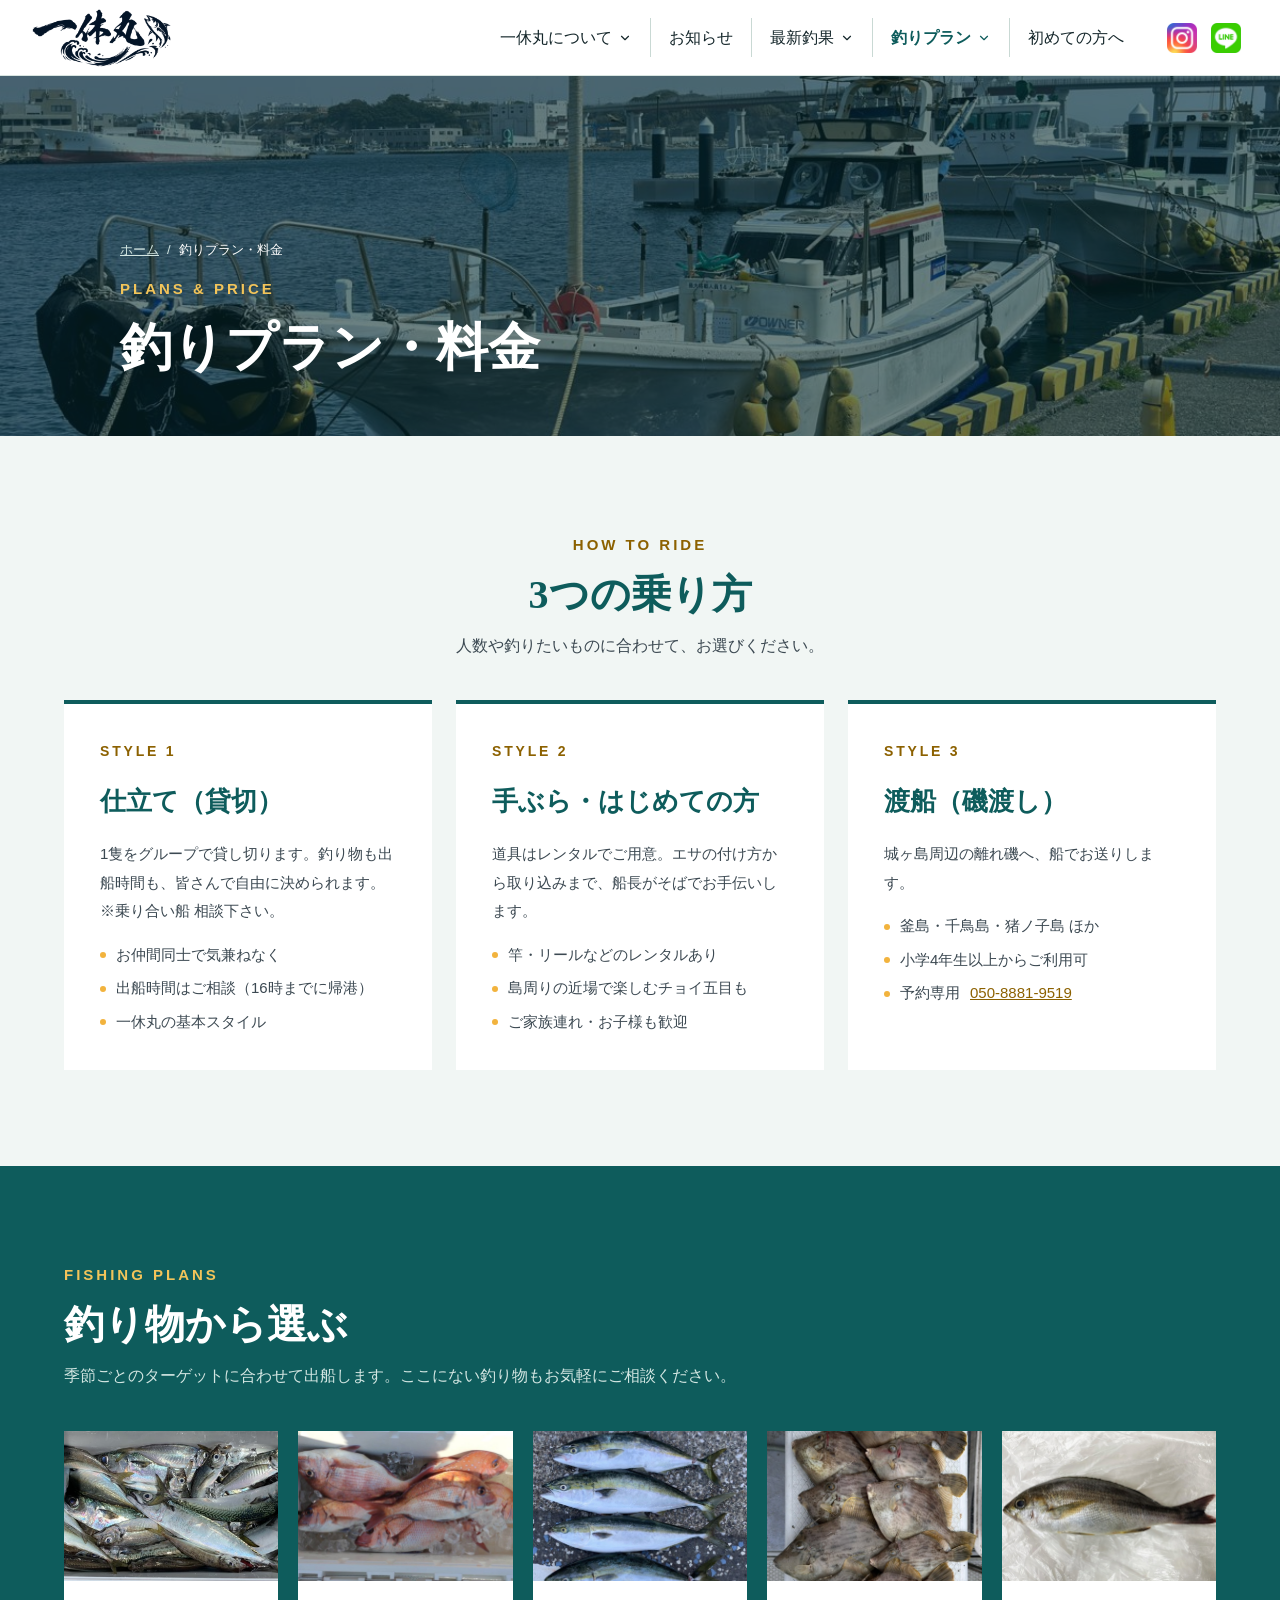
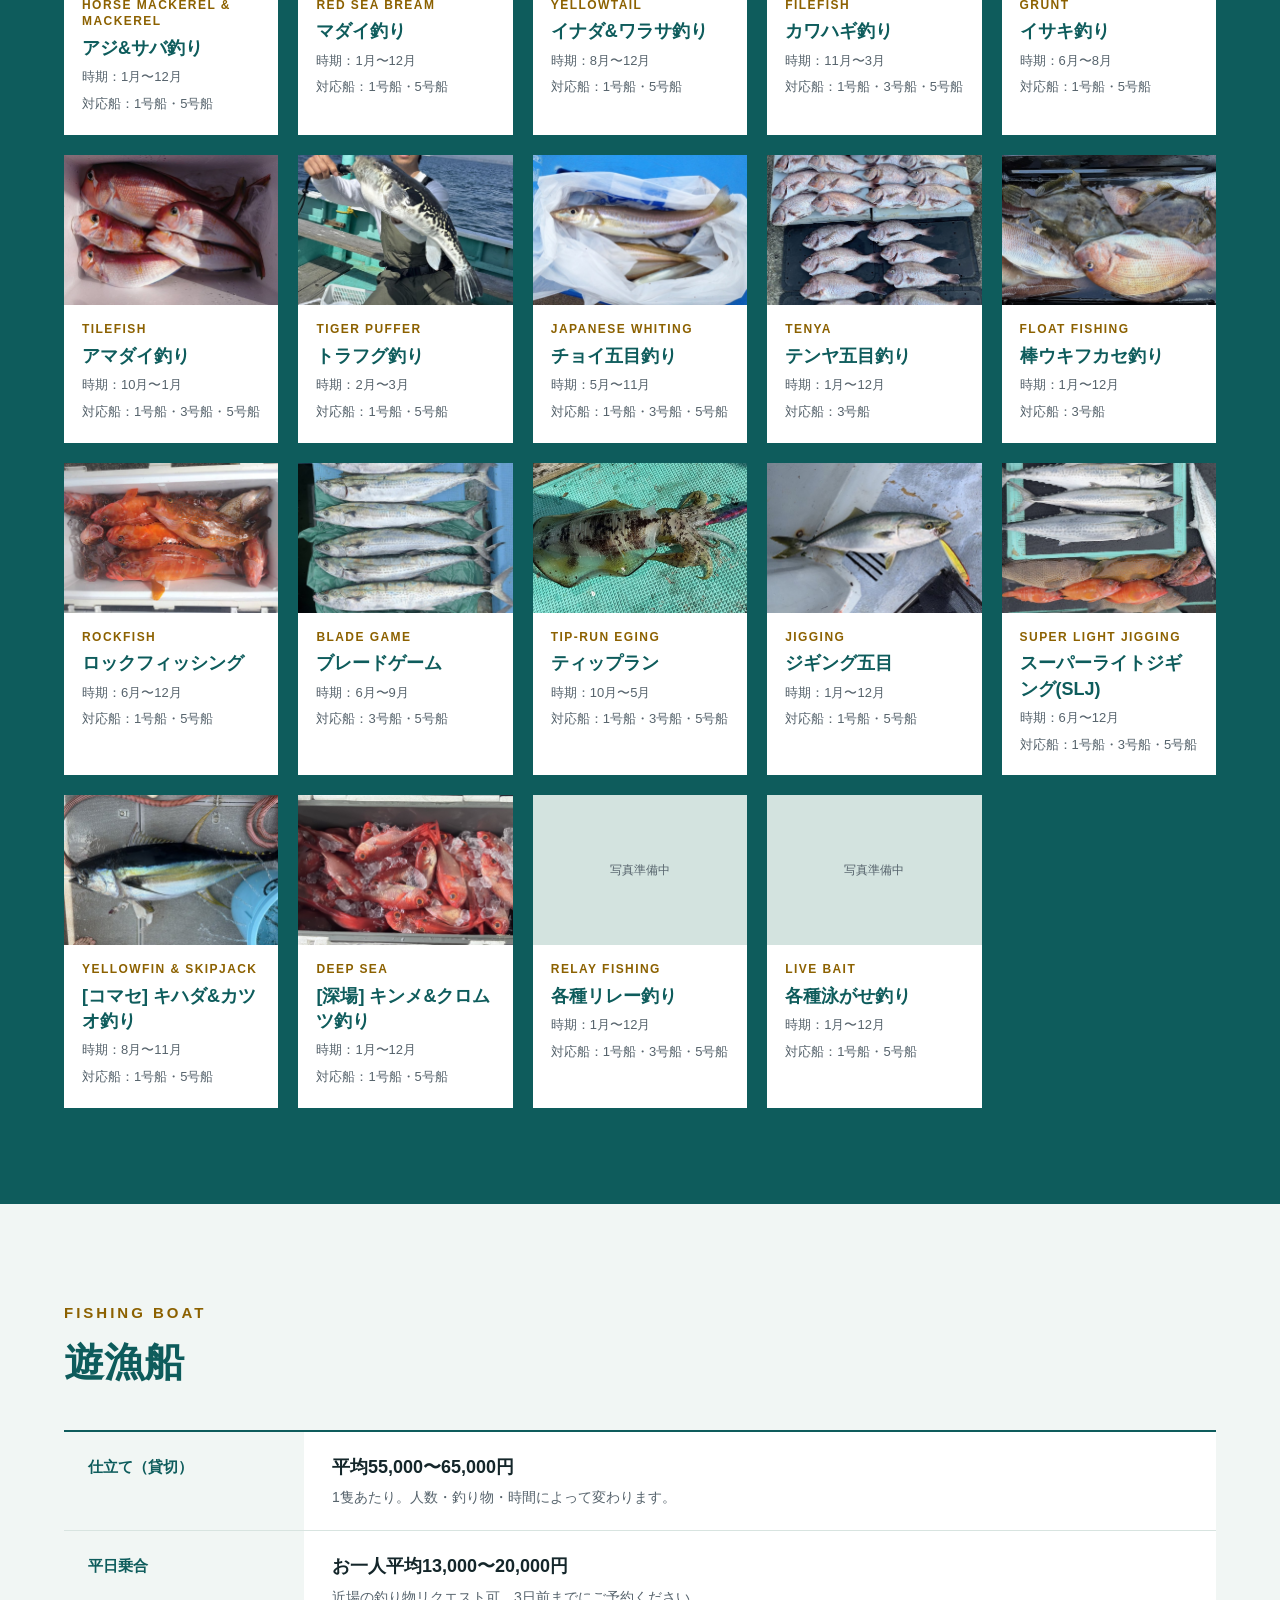
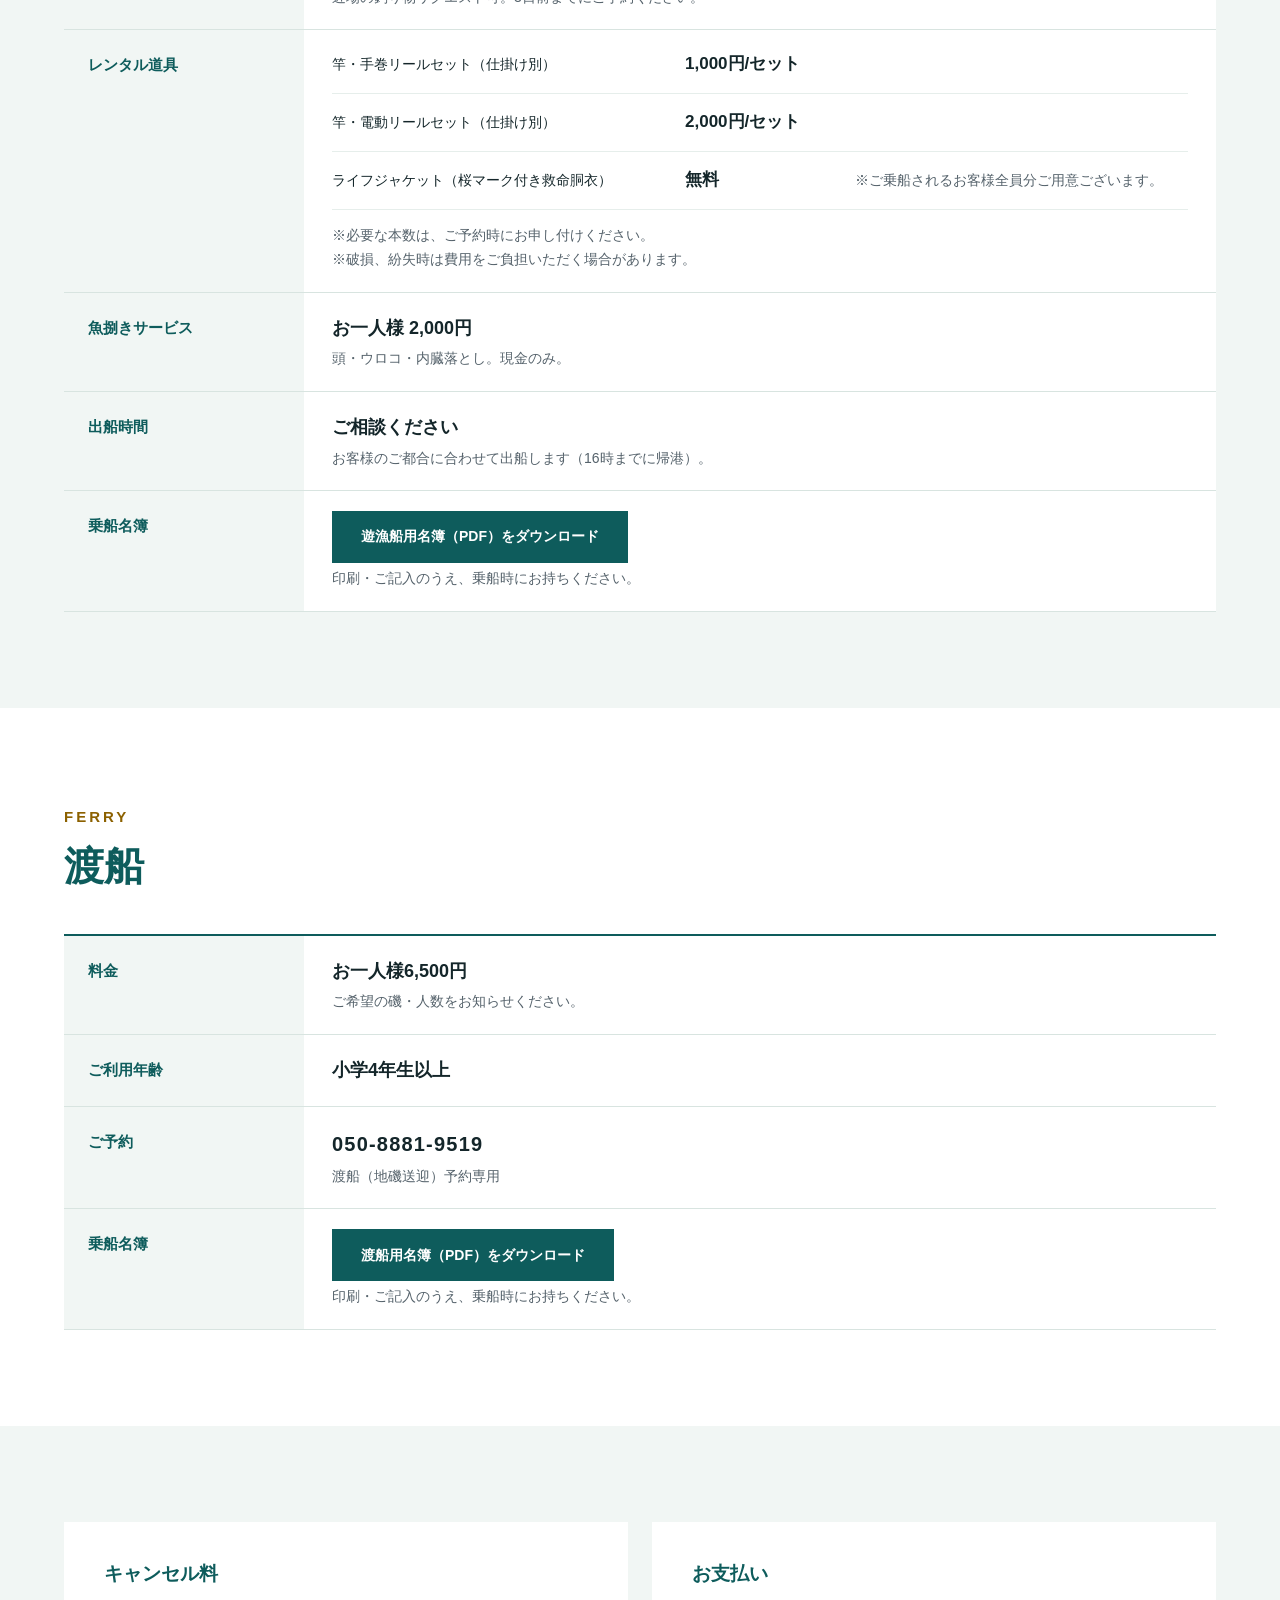
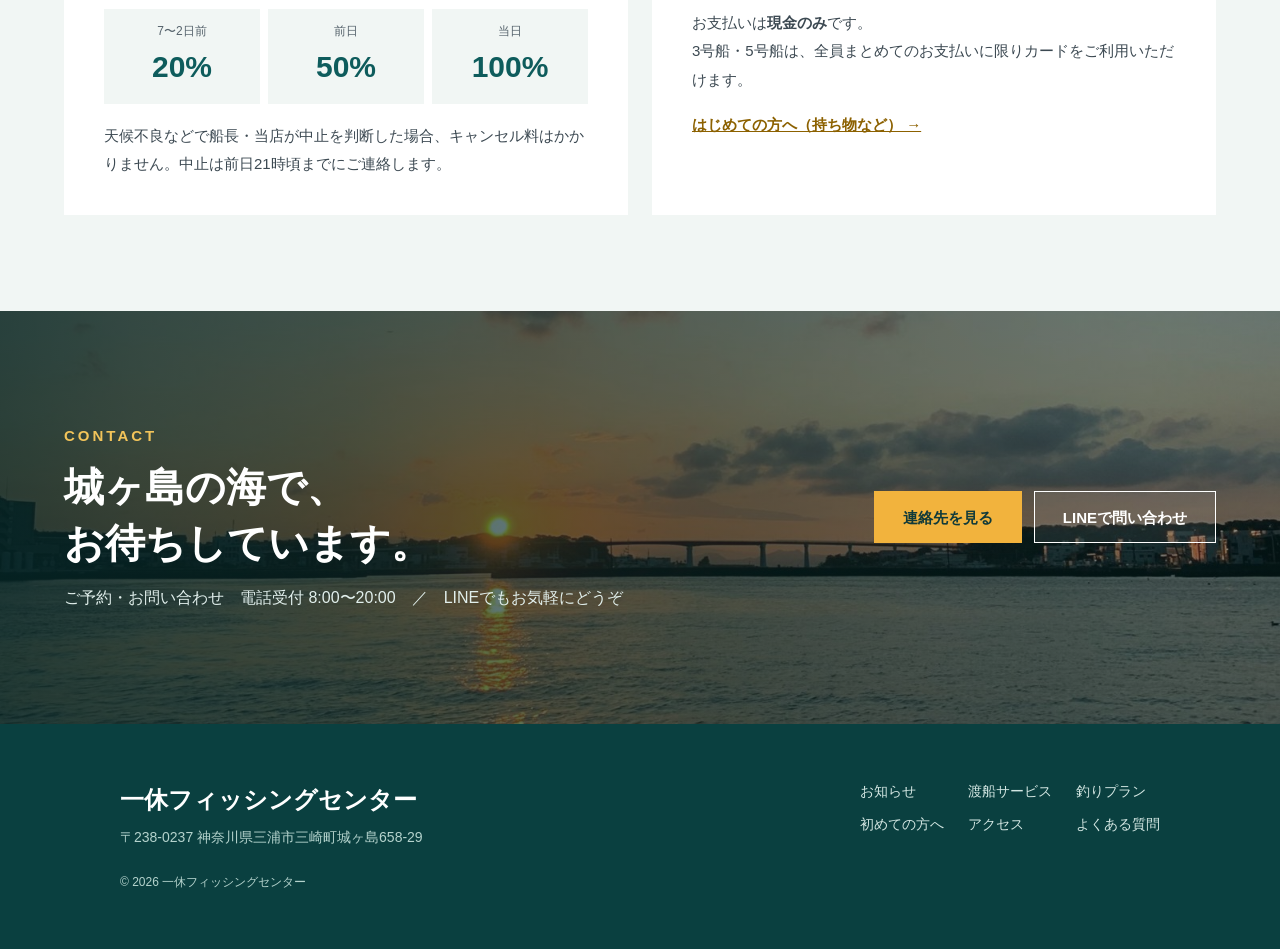
<file: plans.html>
<!doctype html>
<html lang="ja">
<head>
<meta charset="utf-8">
<meta name="viewport" content="width=device-width, initial-scale=1, viewport-fit=cover">
<meta http-equiv="Content-Security-Policy" content="default-src 'self'; script-src 'self'; style-src 'self' 'unsafe-inline' https://fonts.googleapis.com; font-src https://fonts.gstatic.com; img-src 'self' data:; media-src 'self'; connect-src 'self'; frame-src https://www.google.com https://maps.google.com https://calendar.google.com; object-src 'none'; base-uri 'self'; form-action 'none'">
<meta name="referrer" content="strict-origin-when-cross-origin">
<meta name="format-detection" content="telephone=no">
<title>釣りプラン・料金｜城ヶ島の釣り船・渡船 一休丸</title>
<meta name="description" content="城ヶ島の釣り船 一休丸の料金と釣りプラン。仕立て（貸切）・平日乗合・渡船（お一人様6,500円）の料金、レンタル道具、季節の釣り物と対応船のご案内。">
<link rel="canonical" href="https://ikkyumaru.com/plans.html">
<meta name="theme-color" content="#0E5C5C">
<meta property="og:type" content="website">
<meta property="og:locale" content="ja_JP">
<meta property="og:site_name" content="一休フィッシングセンター（一休丸）">
<meta property="og:title" content="釣りプラン・料金｜城ヶ島の釣り船・渡船 一休丸">
<meta property="og:description" content="城ヶ島の釣り船 一休丸の料金と釣りプラン。仕立て（貸切）・平日乗合・渡船（お一人様6,500円）の料金、レンタル道具、季節の釣り物と対応船のご案内。">
<meta property="og:url" content="https://ikkyumaru.com/plans.html">
<meta property="og:image" content="https://ikkyumaru.com/assets/og.jpg">
<meta name="twitter:card" content="summary_large_image">
<link rel="icon" href="assets/favicon.png" type="image/png">
<link rel="apple-touch-icon" href="assets/apple-touch-icon.png">
<link rel="preconnect" href="https://fonts.googleapis.com">
<link rel="preconnect" href="https://fonts.gstatic.com" crossorigin>
<link rel="stylesheet" href="https://fonts.googleapis.com/css2?family=Shippori+Mincho+B1:wght@800&amp;family=Zen+Kaku+Gothic+New:wght@400;500;700&amp;family=Barlow+Condensed:wght@600&amp;display=swap">
<link rel="stylesheet" href="style.css">

<script type="application/ld+json">{"@context":"https://schema.org","@type":"BreadcrumbList","itemListElement":[{"@type":"ListItem","position":1,"name":"ホーム","item":"https://ikkyumaru.com/"},{"@type":"ListItem","position":2,"name":"釣りプラン・料金","item":"https://ikkyumaru.com/plans.html"}]}</script>
</head>
<body>
<header class="site-header">
  <a href="index.html" class="logo" aria-label="一休フィッシングセンター トップへ"><img src="assets/logo.png" alt="一休丸（一休フィッシングセンター）" width="480" height="200"></a>
  <nav class="gnav" id="gnav" aria-label="メインメニュー">
    <div class="dd">
      <a href="about.html" class="dd-top">一休丸について<svg class="ico chev" width="14" height="14" viewBox="0 0 24 24" aria-hidden="true"><path d="M6 9l6 6 6-6"/></svg></a>
      <div class="dd-panel">
        <a href="about.html">一休丸の紹介</a>
        <a href="company.html">基本情報（会社概要）</a>
      </div>
    </div>
    <div class="dd"><a href="news.html" class="dd-top">お知らせ</a></div>
    <div class="dd">
      <a href="report.html" class="dd-top">最新釣果<svg class="ico chev" width="14" height="14" viewBox="0 0 24 24" aria-hidden="true"><path d="M6 9l6 6 6-6"/></svg></a>
      <div class="dd-panel">
        <a href="report.html#b1">1号船</a>
        <a href="report.html#b3">3号船</a>
        <a href="report.html#b5">5号船</a>
        <a href="report.html#ferry">渡船釣果</a>
      </div>
    </div>
    <div class="dd">
      <a href="plans.html" class="dd-top" aria-current="page">釣りプラン<svg class="ico chev" width="14" height="14" viewBox="0 0 24 24" aria-hidden="true"><path d="M6 9l6 6 6-6"/></svg></a>
      <div class="dd-panel">
        <a href="plans.html#price">遊漁船</a>
        <a href="plans.html#ferry-price">渡船</a>
      </div>
    </div>
    <div class="dd"><a href="guide.html" class="dd-top">初めての方へ</a></div>
  </nav>
  <div class="sns">
    <a href="https://www.instagram.com/ikkyu_maru5419/" aria-label="Instagram" target="_blank" rel="noopener"><img src="assets/icon-instagram.png" alt="" width="34" height="34"></a>
    <a href="https://line.me/R/ti/p/@346tuzef?ts=06191040&amp;oat_content=url" aria-label="LINE公式アカウント" target="_blank" rel="noopener"><img src="assets/icon-line.png" alt="" width="34" height="34"></a>
  </div>
  <button class="menu-btn" aria-label="メニューを開閉" aria-expanded="false" aria-controls="gnav">
    <svg class="ico" width="26" height="26" viewBox="0 0 24 24" aria-hidden="true"><path d="M4 7h16M4 12h16M4 17h16"/></svg>
  </button>
</header>
<main>
<section class="page-hero">
  <img src="assets/boat1.jpg" alt="" style="object-position:center 55%">
  <div class="shade" style="background:rgba(6,40,40,.58)"></div>
  <nav class="crumbs" aria-label="パンくずリスト"><a href="index.html">ホーム</a><span aria-hidden="true">/</span><span aria-current="page">釣りプラン・料金</span></nav>
  <p class="eb">PLANS &amp; PRICE</p>
  <h1>釣りプラン・料金</h1>
</section>

<section class="sec">
  <div class="sec-head center"><p class="eb">HOW TO RIDE</p><h2 class="h2">3つの乗り方</h2><p class="lead">人数や釣りたいものに合わせて、お選びください。</p></div>
  <div class="cards3">
    <div class="card"><span class="mono tagline">STYLE 1</span><h3>仕立て（貸切）</h3><p>1隻をグループで貸し切ります。釣り物も出船時間も、皆さんで自由に決められます。<br>※乗り合い船 相談下さい。</p>
      <ul class="dots"><li>お仲間同士で気兼ねなく</li><li>出船時間はご相談（16時までに帰港）</li><li>一休丸の基本スタイル</li></ul></div>
    <div class="card"><span class="mono tagline">STYLE 2</span><h3>手ぶら・はじめての方</h3><p>道具はレンタルでご用意。エサの付け方から取り込みまで、船長がそばでお手伝いします。</p>
      <ul class="dots"><li>竿・リールなどのレンタルあり</li><li>島周りの近場で楽しむチョイ五目も</li><li>ご家族連れ・お子様も歓迎</li></ul></div>
    <div class="card"><span class="mono tagline">STYLE 3</span><h3>渡船（磯渡し）</h3><p>城ヶ島周辺の離れ磯へ、船でお送りします。</p>
      <ul class="dots"><li>釜島・千鳥島・猪ノ子島 ほか</li><li>小学4年生以上からご利用可</li><li>予約専用 <a href="tel:05088819519">050-8881-9519</a></li></ul></div>
  </div>
</section>

<section id="plans" class="sec bg-teal">
  <div class="sec-head"><p class="eb">FISHING PLANS</p><h2 class="h2">釣り物から選ぶ</h2><p class="lead">季節ごとのターゲットに合わせて出船します。ここにない釣り物もお気軽にご相談ください。</p></div>
  <div class="plan-grid">
    <div class="plan"><img src="assets/plan-aji.jpg" alt="アジ&amp;サバ釣りの釣果" loading="lazy"><div class="plan-body"><span class="mono plan-en">HORSE MACKEREL &amp; MACKEREL</span><span class="plan-name">アジ&amp;サバ釣り</span><span class="plan-meta">時期：1月〜12月</span><span class="plan-meta">対応船：1号船・5号船</span></div></div>
    <div class="plan"><img src="assets/plan-madai.jpg" alt="マダイ釣りの釣果" loading="lazy"><div class="plan-body"><span class="mono plan-en">RED SEA BREAM</span><span class="plan-name">マダイ釣り</span><span class="plan-meta">時期：1月〜12月</span><span class="plan-meta">対応船：1号船・5号船</span></div></div>
    <div class="plan"><img src="assets/plan-inada.jpg" alt="イナダ&amp;ワラサ釣りの釣果" loading="lazy"><div class="plan-body"><span class="mono plan-en">YELLOWTAIL</span><span class="plan-name">イナダ&amp;ワラサ釣り</span><span class="plan-meta">時期：8月〜12月</span><span class="plan-meta">対応船：1号船・5号船</span></div></div>
    <div class="plan"><img src="assets/plan-kawahagi.jpg" alt="カワハギ釣りの釣果" loading="lazy"><div class="plan-body"><span class="mono plan-en">FILEFISH</span><span class="plan-name">カワハギ釣り</span><span class="plan-meta">時期：11月〜3月</span><span class="plan-meta">対応船：1号船・3号船・5号船</span></div></div>
    <div class="plan"><img src="assets/plan-isaki.jpg" alt="イサキ釣りの釣果" loading="lazy"><div class="plan-body"><span class="mono plan-en">GRUNT</span><span class="plan-name">イサキ釣り</span><span class="plan-meta">時期：6月〜8月</span><span class="plan-meta">対応船：1号船・5号船</span></div></div>
    <div class="plan"><img src="assets/plan-amadai.jpg" alt="アマダイ釣りの釣果" loading="lazy"><div class="plan-body"><span class="mono plan-en">TILEFISH</span><span class="plan-name">アマダイ釣り</span><span class="plan-meta">時期：10月〜1月</span><span class="plan-meta">対応船：1号船・3号船・5号船</span></div></div>
    <div class="plan"><img src="assets/plan-torafugu.jpg" alt="トラフグ釣りの釣果" loading="lazy"><div class="plan-body"><span class="mono plan-en">TIGER PUFFER</span><span class="plan-name">トラフグ釣り</span><span class="plan-meta">時期：2月〜3月</span><span class="plan-meta">対応船：1号船・5号船</span></div></div>
    <div class="plan"><img src="assets/plan-choigomoku.jpg" alt="チョイ五目釣りの釣果" loading="lazy"><div class="plan-body"><span class="mono plan-en">JAPANESE WHITING</span><span class="plan-name">チョイ五目釣り</span><span class="plan-meta">時期：5月〜11月</span><span class="plan-meta">対応船：1号船・3号船・5号船</span></div></div>
    <div class="plan"><img src="assets/plan-tenya.jpg" alt="テンヤ五目釣りの釣果" loading="lazy"><div class="plan-body"><span class="mono plan-en">TENYA</span><span class="plan-name">テンヤ五目釣り</span><span class="plan-meta">時期：1月〜12月</span><span class="plan-meta">対応船：3号船</span></div></div>
    <div class="plan"><img src="assets/plan-fukase.jpg" alt="棒ウキフカセ釣りの釣果" loading="lazy"><div class="plan-body"><span class="mono plan-en">FLOAT FISHING</span><span class="plan-name">棒ウキフカセ釣り</span><span class="plan-meta">時期：1月〜12月</span><span class="plan-meta">対応船：3号船</span></div></div>
    <div class="plan"><img src="assets/plan-rock.jpg" alt="ロックフィッシングの釣果" loading="lazy"><div class="plan-body"><span class="mono plan-en">ROCKFISH</span><span class="plan-name">ロックフィッシング</span><span class="plan-meta">時期：6月〜12月</span><span class="plan-meta">対応船：1号船・5号船</span></div></div>
    <div class="plan"><img src="assets/plan-blade.jpg" alt="ブレードゲームの釣果" loading="lazy"><div class="plan-body"><span class="mono plan-en">BLADE GAME</span><span class="plan-name">ブレードゲーム</span><span class="plan-meta">時期：6月〜9月</span><span class="plan-meta">対応船：3号船・5号船</span></div></div>
    <div class="plan"><img src="assets/plan-tiprun.jpg" alt="ティップランの釣果" loading="lazy"><div class="plan-body"><span class="mono plan-en">TIP-RUN EGING</span><span class="plan-name">ティップラン</span><span class="plan-meta">時期：10月〜5月</span><span class="plan-meta">対応船：1号船・3号船・5号船</span></div></div>
    <div class="plan"><img src="assets/plan-jigging.jpg" alt="ジギング五目の釣果" loading="lazy"><div class="plan-body"><span class="mono plan-en">JIGGING</span><span class="plan-name">ジギング五目</span><span class="plan-meta">時期：1月〜12月</span><span class="plan-meta">対応船：1号船・5号船</span></div></div>
    <div class="plan"><img src="assets/plan-slj.jpg" alt="スーパーライトジギング(SLJ)の釣果" loading="lazy"><div class="plan-body"><span class="mono plan-en">SUPER LIGHT JIGGING</span><span class="plan-name">スーパーライトジギング(SLJ)</span><span class="plan-meta">時期：6月〜12月</span><span class="plan-meta">対応船：1号船・3号船・5号船</span></div></div>
    <div class="plan"><img src="assets/plan-kihada.jpg" alt="[コマセ] キハダ&amp;カツオ釣りの釣果" loading="lazy"><div class="plan-body"><span class="mono plan-en">YELLOWFIN &amp; SKIPJACK</span><span class="plan-name">[コマセ] キハダ&amp;カツオ釣り</span><span class="plan-meta">時期：8月〜11月</span><span class="plan-meta">対応船：1号船・5号船</span></div></div>
    <div class="plan"><img src="assets/plan-kinme.jpg" alt="[深場] キンメ&amp;クロムツ釣りの釣果" loading="lazy"><div class="plan-body"><span class="mono plan-en">DEEP SEA</span><span class="plan-name">[深場] キンメ&amp;クロムツ釣り</span><span class="plan-meta">時期：1月〜12月</span><span class="plan-meta">対応船：1号船・5号船</span></div></div>
    <div class="plan"><div class="noimg">写真準備中</div><div class="plan-body"><span class="mono plan-en">RELAY FISHING</span><span class="plan-name">各種リレー釣り</span><span class="plan-meta">時期：1月〜12月</span><span class="plan-meta">対応船：1号船・3号船・5号船</span></div></div>
    <div class="plan"><div class="noimg">写真準備中</div><div class="plan-body"><span class="mono plan-en">LIVE BAIT</span><span class="plan-name">各種泳がせ釣り</span><span class="plan-meta">時期：1月〜12月</span><span class="plan-meta">対応船：1号船・5号船</span></div></div>
  </div>
</section>

<section id="price" class="sec">
  <div class="sec-head"><p class="eb">FISHING BOAT</p><h2 class="h2">遊漁船</h2></div>
  <dl class="ptable">
    <div><dt>仕立て（貸切）</dt><dd><span class="val">平均55,000〜65,000円</span><span class="sub">1隻あたり。人数・釣り物・時間によって変わります。</span></dd></div>
    <div><dt>平日乗合</dt><dd><span class="val">お一人平均13,000〜20,000円</span><span class="sub">近場の釣り物リクエスト可。3日前までにご予約ください。</span></dd></div>
    <div><dt>レンタル道具</dt><dd>
      <div class="rent">
        <div><span>竿・手巻リールセット（仕掛け別）</span><b>1,000円/セット</b></div>
        <div><span>竿・電動リールセット（仕掛け別）</span><b>2,000円/セット</b></div>
        <div><span>ライフジャケット（桜マーク付き救命胴衣）</span><b>無料</b><span class="sub">※ご乗船されるお客様全員分ご用意ございます。</span></div>
      </div>
      <span class="sub" style="margin-top:10px">※必要な本数は、ご予約時にお申し付けください。<br>※破損、紛失時は費用をご負担いただく場合があります。</span>
    </dd></div>
    <div><dt>魚捌きサービス</dt><dd><span class="val">お一人様 2,000円</span><span class="sub">頭・ウロコ・内臓落とし。現金のみ。</span></dd></div>
    <div><dt>出船時間</dt><dd><span class="val">ご相談ください</span><span class="sub">お客様のご都合に合わせて出船します（16時までに帰港）。</span></dd></div>
    <div><dt>乗船名簿</dt><dd><a href="assets/docs/boarding-list-yugyosen.pdf" class="btn pdf-btn" target="_blank" rel="noopener" style="align-self:flex-start">遊漁船用名簿（PDF）をダウンロード</a><span class="sub">印刷・ご記入のうえ、乗船時にお持ちください。</span></dd></div>
  </dl>
</section>

<section id="ferry-price" class="sec bg-white">
  <div>
      <div class="sec-head"><p class="eb">FERRY</p><h2 class="h2">渡船</h2></div>
      <dl class="ptable">
        <div><dt>料金</dt><dd><span class="val">お一人様6,500円</span><span class="sub">ご希望の磯・人数をお知らせください。</span></dd></div>
        <div><dt>ご利用年齢</dt><dd><span class="val">小学4年生以上</span></dd></div>
        <div><dt>ご予約</dt><dd><a href="tel:05088819519" class="val mono" style="color:var(--ink);text-decoration:none;font-size:20px">050-8881-9519</a><span class="sub">渡船（地磯送迎）予約専用</span></dd></div>
        <div><dt>乗船名簿</dt><dd><a href="http://ikkyumaru.info/assets/about/%E6%B8%A1%E8%88%B9%E7%94%A8%E5%90%8D%E7%B0%BF.pdf" class="btn pdf-btn" target="_blank" rel="noopener" style="align-self:flex-start">渡船用名簿（PDF）をダウンロード</a><span class="sub">印刷・ご記入のうえ、乗船時にお持ちください。</span></dd></div>
      </dl>
  </div>
</section>

<section class="sec">
  <div class="two">
    <div class="box">
      <h3>キャンセル料</h3>
      <div class="cancel"><div><span>7〜2日前</span><b>20%</b></div><div><span>前日</span><b>50%</b></div><div><span>当日</span><b>100%</b></div></div>
      <p class="small">天候不良などで船長・当店が中止を判断した場合、キャンセル料はかかりません。中止は前日21時頃までにご連絡します。</p>
    </div>
    <div class="box">
      <h3>お支払い</h3>
      <p>お支払いは<b>現金のみ</b>です。<br>3号船・5号船は、全員まとめてのお支払いに限りカードをご利用いただけます。</p>
      <a href="guide.html" class="textlink">はじめての方へ（持ち物など） →</a>
    </div>
  </div>
</section>
<section class="sec photo-band on-dark">
  <img src="assets/contact-bg.jpg" alt="" loading="lazy">
  <div class="shade"></div>
  <div class="inner cta">
    <div class="cta-text">
      <p class="eb">CONTACT</p>
      <h2>城ヶ島の海で、<br>お待ちしています。</h2>
      <p>ご予約・お問い合わせ　電話受付 8:00〜20:00　／　LINEでもお気軽にどうぞ</p>
    </div>
    <div class="btns">
      <a href="index.html#contact" class="btn btn-gold">連絡先を見る</a>
      <a href="https://line.me/R/ti/p/@346tuzef?ts=06191040&amp;oat_content=url" class="btn btn-white" target="_blank" rel="noopener">LINEで問い合わせ</a>
    </div>
  </div>
</section>
</main>

<footer class="site-footer">
  <div class="f-top">
    <div class="f-name"><span class="f-brand">一休フィッシングセンター</span><span>〒238-0237 神奈川県三浦市三崎町城ヶ島658-29</span></div>
    <nav class="f-nav" aria-label="フッターメニュー">
      <a href="news.html">お知らせ</a><a href="about.html#ferry">渡船サービス</a><a href="plans.html">釣りプラン</a>
      <a href="guide.html">初めての方へ</a><a href="company.html#access">アクセス</a><a href="guide.html#faq">よくある質問</a>
    </nav>
  </div>
  <small>© 2026 一休フィッシングセンター</small>
</footer>

<div class="sticky-cta">
  <a href="index.html#contact" class="cta-tel"><svg class="ico" width="18" height="18" viewBox="0 0 24 24" aria-hidden="true"><path d="M22 16.9v3a2 2 0 0 1-2.2 2 19.8 19.8 0 0 1-8.6-3.1 19.5 19.5 0 0 1-6-6A19.8 19.8 0 0 1 2.1 4.2 2 2 0 0 1 4.1 2h3a2 2 0 0 1 2 1.7c.1.9.4 1.8.7 2.7a2 2 0 0 1-.5 2.1L8 9.8a16 16 0 0 0 6 6l1.3-1.3a2 2 0 0 1 2.1-.4c.9.3 1.8.6 2.7.7a2 2 0 0 1 1.7 2z"/></svg>電話で予約</a>
  <a href="https://line.me/R/ti/p/@346tuzef?ts=06191040&amp;oat_content=url" class="cta-line" target="_blank" rel="noopener">LINEで予約</a>
</div>

<script src="assets/site.js" defer></script>
</body>
</html>
</file>
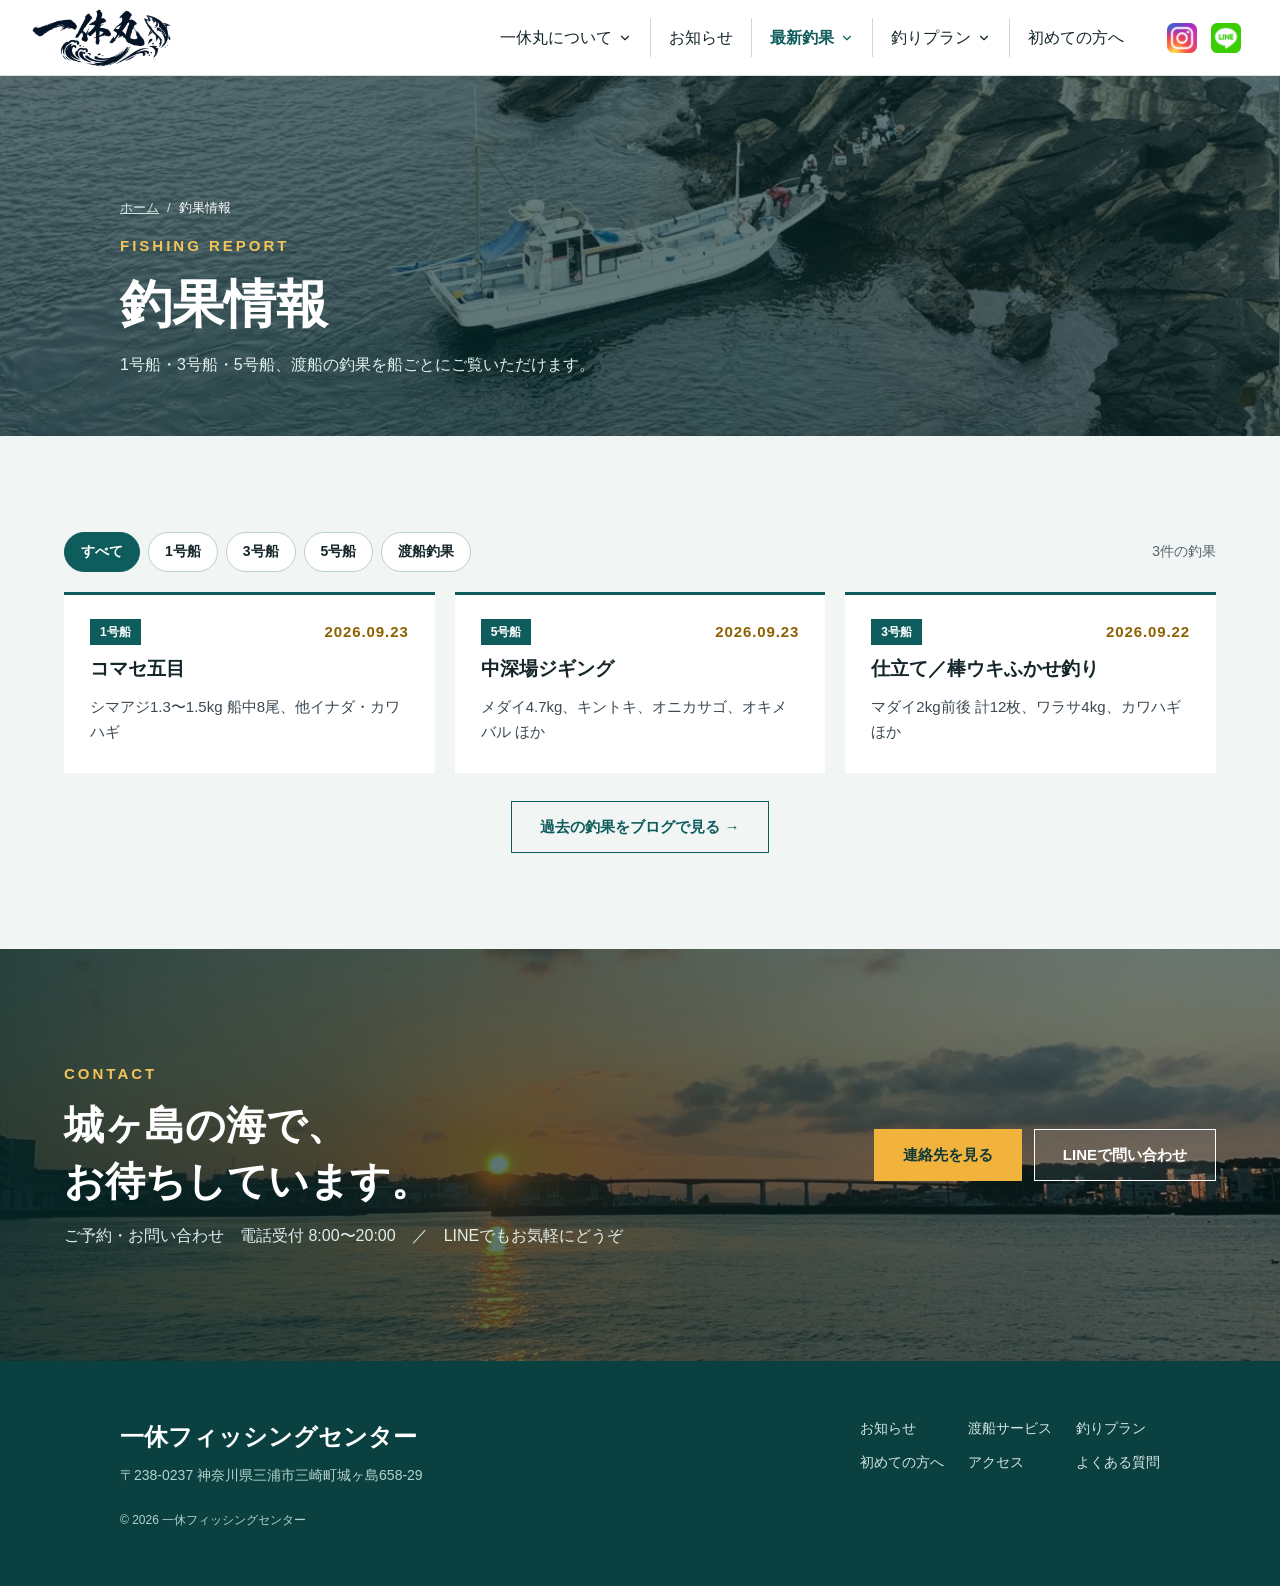
<file: report.html>
<!doctype html>
<html lang="ja">
<head>
<meta charset="utf-8">
<meta name="viewport" content="width=device-width, initial-scale=1, viewport-fit=cover">
<meta http-equiv="Content-Security-Policy" content="default-src 'self'; script-src 'self'; style-src 'self' 'unsafe-inline' https://fonts.googleapis.com; font-src https://fonts.gstatic.com; img-src 'self' data:; media-src 'self'; connect-src 'self'; frame-src https://www.google.com https://maps.google.com https://calendar.google.com; object-src 'none'; base-uri 'self'; form-action 'none'">
<meta name="referrer" content="strict-origin-when-cross-origin">
<meta name="format-detection" content="telephone=no">
<title>釣果情報｜城ヶ島の釣り船・渡船 一休丸</title>
<meta name="description" content="城ヶ島・一休丸の最新釣果。マダイ・アジ・シマアジ・ワラサなど、1号船・3号船・5号船と渡船（磯釣り）の釣果を船ごとにご覧いただけます。">
<link rel="canonical" href="https://ikkyumaru.com/report.html">
<meta name="theme-color" content="#0E5C5C">
<meta property="og:type" content="website">
<meta property="og:locale" content="ja_JP">
<meta property="og:site_name" content="一休フィッシングセンター（一休丸）">
<meta property="og:title" content="釣果情報｜城ヶ島の釣り船・渡船 一休丸">
<meta property="og:description" content="城ヶ島・一休丸の最新釣果。マダイ・アジ・シマアジ・ワラサなど、1号船・3号船・5号船と渡船（磯釣り）の釣果を船ごとにご覧いただけます。">
<meta property="og:url" content="https://ikkyumaru.com/report.html">
<meta property="og:image" content="https://ikkyumaru.com/assets/og.jpg">
<meta name="twitter:card" content="summary_large_image">
<link rel="icon" href="assets/favicon.png" type="image/png">
<link rel="apple-touch-icon" href="assets/apple-touch-icon.png">
<link rel="preconnect" href="https://fonts.googleapis.com">
<link rel="preconnect" href="https://fonts.gstatic.com" crossorigin>
<link rel="stylesheet" href="https://fonts.googleapis.com/css2?family=Shippori+Mincho+B1:wght@800&amp;family=Zen+Kaku+Gothic+New:wght@400;500;700&amp;family=Barlow+Condensed:wght@600&amp;display=swap">
<link rel="stylesheet" href="style.css">

<script type="application/ld+json">{"@context":"https://schema.org","@type":"BreadcrumbList","itemListElement":[{"@type":"ListItem","position":1,"name":"ホーム","item":"https://ikkyumaru.com/"},{"@type":"ListItem","position":2,"name":"釣果情報","item":"https://ikkyumaru.com/report.html"}]}</script>
</head>
<body>
<header class="site-header">
  <a href="index.html" class="logo" aria-label="一休フィッシングセンター トップへ"><img src="assets/logo.png" alt="一休丸（一休フィッシングセンター）" width="480" height="200"></a>
  <nav class="gnav" id="gnav" aria-label="メインメニュー">
    <div class="dd">
      <a href="about.html" class="dd-top">一休丸について<svg class="ico chev" width="14" height="14" viewBox="0 0 24 24" aria-hidden="true"><path d="M6 9l6 6 6-6"/></svg></a>
      <div class="dd-panel">
        <a href="about.html">一休丸の紹介</a>
        <a href="company.html">基本情報（会社概要）</a>
      </div>
    </div>
    <div class="dd"><a href="news.html" class="dd-top">お知らせ</a></div>
    <div class="dd">
      <a href="report.html" class="dd-top" aria-current="page">最新釣果<svg class="ico chev" width="14" height="14" viewBox="0 0 24 24" aria-hidden="true"><path d="M6 9l6 6 6-6"/></svg></a>
      <div class="dd-panel">
        <a href="report.html#b1">1号船</a>
        <a href="report.html#b3">3号船</a>
        <a href="report.html#b5">5号船</a>
        <a href="report.html#ferry">渡船釣果</a>
      </div>
    </div>
    <div class="dd">
      <a href="plans.html" class="dd-top">釣りプラン<svg class="ico chev" width="14" height="14" viewBox="0 0 24 24" aria-hidden="true"><path d="M6 9l6 6 6-6"/></svg></a>
      <div class="dd-panel">
        <a href="plans.html#price">遊漁船</a>
        <a href="plans.html#ferry-price">渡船</a>
      </div>
    </div>
    <div class="dd"><a href="guide.html" class="dd-top">初めての方へ</a></div>
  </nav>
  <div class="sns">
    <a href="https://www.instagram.com/ikkyu_maru5419/" aria-label="Instagram" target="_blank" rel="noopener"><img src="assets/icon-instagram.png" alt="" width="34" height="34"></a>
    <a href="https://line.me/R/ti/p/@346tuzef?ts=06191040&amp;oat_content=url" aria-label="LINE公式アカウント" target="_blank" rel="noopener"><img src="assets/icon-line.png" alt="" width="34" height="34"></a>
  </div>
  <button class="menu-btn" aria-label="メニューを開閉" aria-expanded="false" aria-controls="gnav">
    <svg class="ico" width="26" height="26" viewBox="0 0 24 24" aria-hidden="true"><path d="M4 7h16M4 12h16M4 17h16"/></svg>
  </button>
</header>
<main>
<section class="page-hero">
  <img src="assets/ferry.jpg" alt="" style="object-position:center 45%">
  <div class="shade" style="background:rgba(6,40,40,.62)"></div>
  <nav class="crumbs" aria-label="パンくずリスト"><a href="index.html">ホーム</a><span aria-hidden="true">/</span><span aria-current="page">釣果情報</span></nav>
  <p class="eb">FISHING REPORT</p>
  <h1>釣果情報</h1>
  <p class="lead">1号船・3号船・5号船、渡船の釣果を船ごとにご覧いただけます。</p>
</section>

<section class="sec">
  <div class="report-bar">
    <div class="chips" role="group" aria-label="船で絞り込み" data-report-filter>
      <button type="button" class="chip" data-boat="all" aria-pressed="true">すべて</button>
      <button type="button" class="chip" data-boat="1" aria-pressed="false">1号船</button>
      <button type="button" class="chip" data-boat="3" aria-pressed="false">3号船</button>
      <button type="button" class="chip" data-boat="5" aria-pressed="false">5号船</button>
      <button type="button" class="chip" data-boat="ferry" aria-pressed="false">渡船釣果</button>
    </div>
    <span class="count" data-report-count aria-live="polite"></span>
  </div>
  <div class="reports" data-report-list><p class="empty">読み込み中…</p></div>
  <p class="empty" data-report-empty hidden>この船の釣果は準備中です。最新の釣果はブログでもご覧いただけます。</p>
  <div class="btns" style="justify-content:center;margin-top:28px"><a href="https://ikkyumaru.livedoor.blog/" class="btn btn-ghost" target="_blank" rel="noopener">過去の釣果をブログで見る →</a></div>
</section>
<section class="sec photo-band on-dark">
  <img src="assets/contact-bg.jpg" alt="" loading="lazy">
  <div class="shade"></div>
  <div class="inner cta">
    <div class="cta-text">
      <p class="eb">CONTACT</p>
      <h2>城ヶ島の海で、<br>お待ちしています。</h2>
      <p>ご予約・お問い合わせ　電話受付 8:00〜20:00　／　LINEでもお気軽にどうぞ</p>
    </div>
    <div class="btns">
      <a href="index.html#contact" class="btn btn-gold">連絡先を見る</a>
      <a href="https://line.me/R/ti/p/@346tuzef?ts=06191040&amp;oat_content=url" class="btn btn-white" target="_blank" rel="noopener">LINEで問い合わせ</a>
    </div>
  </div>
</section>
</main>

<footer class="site-footer">
  <div class="f-top">
    <div class="f-name"><span class="f-brand">一休フィッシングセンター</span><span>〒238-0237 神奈川県三浦市三崎町城ヶ島658-29</span></div>
    <nav class="f-nav" aria-label="フッターメニュー">
      <a href="news.html">お知らせ</a><a href="about.html#ferry">渡船サービス</a><a href="plans.html">釣りプラン</a>
      <a href="guide.html">初めての方へ</a><a href="company.html#access">アクセス</a><a href="guide.html#faq">よくある質問</a>
    </nav>
  </div>
  <small>© 2026 一休フィッシングセンター</small>
</footer>

<div class="sticky-cta">
  <a href="index.html#contact" class="cta-tel"><svg class="ico" width="18" height="18" viewBox="0 0 24 24" aria-hidden="true"><path d="M22 16.9v3a2 2 0 0 1-2.2 2 19.8 19.8 0 0 1-8.6-3.1 19.5 19.5 0 0 1-6-6A19.8 19.8 0 0 1 2.1 4.2 2 2 0 0 1 4.1 2h3a2 2 0 0 1 2 1.7c.1.9.4 1.8.7 2.7a2 2 0 0 1-.5 2.1L8 9.8a16 16 0 0 0 6 6l1.3-1.3a2 2 0 0 1 2.1-.4c.9.3 1.8.6 2.7.7a2 2 0 0 1 1.7 2z"/></svg>電話で予約</a>
  <a href="https://line.me/R/ti/p/@346tuzef?ts=06191040&amp;oat_content=url" class="cta-line" target="_blank" rel="noopener">LINEで予約</a>
</div>

<script src="assets/site.js" defer></script>
<script src="assets/posts.js" defer></script>
</body>
</html>
</file>
<file: style.css>
/* Layout: mobile-first single column; full-bleed sections with a 1200px inner column on desktop */
:root{
  --bg:#F1F6F4; --mint:#E2EDE9; --white:#FFFFFF; --line:#D8E4E0; --line2:#BCCFCA;
  --ink:#14262A; --teal:#0E5C5C; --deep:#0A4040; --body:#3C4952; --muted:#56636C;
  --gold:#F2B33D; --gold-ink:#8C6100; --gold-light:#F2C45A; --on-gold:#103A3A; --line-green:#06873F;
  --serif:'Shippori Mincho B1','Yu Mincho','Hiragino Mincho ProN',serif;
  --sans:'Zen Kaku Gothic New','Hiragino Sans','Yu Gothic',sans-serif;
  --cond:'Barlow Condensed','Arial Narrow',sans-serif;
  --gutter:20px;
}
*{box-sizing:border-box}
html{scroll-behavior:smooth;scroll-padding-top:72px}
body{margin:0;background:var(--bg);color:var(--ink);font-family:var(--sans);line-height:1.7;-webkit-text-size-adjust:100%;padding-bottom:64px}
img{max-width:100%;display:block}
a{color:var(--gold-ink)}a:hover{color:#6E4C00}
h1,h2,h3,p{margin:0}
h1,h2,h3{text-wrap:balance}
ul{margin:0;padding:0;list-style:none}
dl,dd{margin:0}
.mono{font-family:var(--cond);font-weight:600;letter-spacing:.06em;font-variant-numeric:tabular-nums}
.pc{display:none}
.sp-only{display:flex}.pc-only{display:none!important}

/* ---------- header ---------- */
.site-header{position:sticky;top:0;z-index:50;height:64px;display:flex;align-items:center;gap:2px;padding:0 6px 0 14px;background:var(--white);border-bottom:1px solid var(--line)}
.logo img{height:46px;width:auto}
.sns{margin-left:auto;display:flex}
.sns a{width:44px;height:44px;display:flex;align-items:center;justify-content:center}
.sns img{width:30px;height:30px}
.menu-btn{width:44px;height:44px;border:0;background:transparent;color:var(--teal);cursor:pointer;display:flex;align-items:center;justify-content:center}
.ico{fill:none;stroke:currentColor;stroke-width:2;stroke-linecap:round;stroke-linejoin:round;flex-shrink:0}
.gnav{display:none;position:absolute;top:64px;left:0;right:0;background:var(--white);border-bottom:1px solid var(--line);box-shadow:0 12px 28px rgba(10,40,40,.14);padding:4px 20px 16px;flex-direction:column;max-height:calc(100vh - 64px);overflow:auto}
.menu-open .gnav{display:flex}
.dd-top{display:flex;align-items:center;justify-content:space-between;padding:14px 0;border-bottom:1px solid #E6EEEB;color:var(--ink);text-decoration:none;font-weight:700}
.dd-top[aria-current="page"]{color:var(--teal)}
.dd-top .chev{display:none}
.dd-panel{display:flex;flex-direction:column;background:var(--bg);padding:4px 0;border-bottom:1px solid #E6EEEB}
.dd-panel a{display:flex;align-items:center;gap:10px;padding:10px 16px;color:var(--ink);text-decoration:none;font-size:15px}
.dd-panel a::before{content:"";width:6px;height:6px;border-radius:50%;background:var(--gold);flex-shrink:0}

/* ---------- home hero ---------- */
.hero{position:relative;min-height:560px;height:78vh;max-height:760px;background:var(--deep);color:#fff;display:flex;align-items:flex-end;overflow:hidden}
.hero-bg{position:absolute;inset:0;width:100%;height:100%;object-fit:cover;object-position:40% center}
.shade{position:absolute;inset:0;background:rgba(8,24,36,.45)}
.hero-body{position:relative;padding:28px var(--gutter) 40px;display:flex;flex-direction:column;gap:18px;width:100%}
.badges{display:flex;gap:8px;flex-wrap:wrap}
.badges span{padding:6px 10px;font-size:12px;font-weight:700}
.badge-line{border:1px solid #fff}.badge-gold{background:var(--gold);color:var(--on-gold)}
.hero h1{font-family:var(--serif);font-weight:800;font-size:40px;line-height:1.3}
.hero p{font-size:15px;line-height:1.8;color:#E1EFEC}

/* ---------- sub-page hero ---------- */
.page-hero{position:relative;color:#fff;min-height:240px;display:flex;flex-direction:column;justify-content:flex-end;gap:10px;padding:40px var(--gutter) 32px;overflow:hidden;background:var(--teal)}
.page-hero>img{position:absolute;inset:0;width:100%;height:100%;object-fit:cover}
.page-hero .shade{background:rgba(6,40,40,.6)}
.page-hero>*:not(img):not(.shade){position:relative}
.page-hero h1{font-family:var(--serif);font-weight:800;font-size:34px;line-height:1.25}
.page-hero .lead{color:#E1EFEC;margin:0}
.crumbs{display:flex;flex-wrap:wrap;gap:8px;font-size:12px;color:#D3E6E2}
.crumbs a{color:#D3E6E2}
.crumbs [aria-current]{color:#fff}

/* ---------- sections ---------- */
.sec{padding:52px var(--gutter)}
.sec>*{max-width:1200px;margin-left:auto;margin-right:auto}
.bg-white{background:var(--white)}.bg-mint{background:var(--mint)}.bg-teal{background:var(--teal);color:#fff}
.sec-head{display:flex;flex-direction:column;gap:6px;margin-bottom:24px}
.sec-head.center{align-items:center;text-align:center}
.sec-head.row{gap:14px}
.eb{font-family:var(--cond);font-weight:600;letter-spacing:.2em;font-size:13px;color:var(--gold-ink)}
.on-dark .eb,.bg-teal .eb,.page-hero .eb{color:var(--gold-light)}
.h2{font-family:var(--serif);font-weight:800;font-size:28px;line-height:1.35;color:var(--teal)}
.bg-teal .h2,.on-dark .h2{color:#fff}
.lead{font-size:14px;line-height:1.8;color:var(--body)}
.bg-teal .lead{color:#D3E6E2}
.small{font-size:13px;color:var(--muted)}
.textlink{font-weight:700;font-size:15px}

.btn{min-height:48px;padding:0 24px;display:inline-flex;align-items:center;justify-content:center;gap:10px;background:var(--teal);color:#fff;text-decoration:none;font-weight:700;font-size:15px;border:1px solid var(--teal)}
.btn:hover{background:#0B4A4A;color:#fff}
.btn-ghost{background:transparent;color:var(--teal)}
.btn-ghost:hover{background:var(--teal);color:#fff}
.btn-gold{background:var(--gold);border-color:var(--gold);color:var(--on-gold)}
.btn-gold:hover{background:#E0A12B;color:var(--on-gold)}
.btn-white{background:rgba(255,255,255,.08);border-color:#fff;color:#fff}
.btn-white:hover{background:#fff;color:var(--teal)}
.btn .mono{font-size:20px}
.btns{display:flex;flex-wrap:wrap;gap:12px}

/* ---------- home: reasons ---------- */
.captain{background:var(--white);border-top:4px solid var(--gold);display:flex;flex-direction:column}
.captain img{width:100%;height:230px;object-fit:cover;object-position:50% 40%}
.captain-body{padding:22px 18px 26px;display:flex;flex-direction:column;gap:12px}
.captain-body h3{font-family:var(--serif);font-weight:800;font-size:22px;line-height:1.45;color:var(--teal)}
.captain-body p:last-child{font-size:14px;line-height:1.95;color:var(--body)}
.features{display:grid;grid-template-columns:1fr 1fr;gap:12px;margin-top:16px}
.feature{background:var(--white);display:flex;flex-direction:column}
.feature img{width:100%;height:120px;object-fit:cover;object-position:center 55%}
.feature div{padding:14px;display:flex;flex-direction:column;gap:6px}
.feature h3{font-size:15px;color:var(--teal)}
.feature p{font-size:12.5px;line-height:1.7;color:var(--body)}

/* ---------- news ---------- */
.news{border-top:1px solid var(--ink)}
.news li{display:grid;grid-template-columns:auto 1fr;gap:6px 10px;align-items:center;padding:16px 4px;border-bottom:1px solid var(--line)}
.news .date{font-size:13px;color:var(--muted)}
.tag{justify-self:start;padding:1px 8px;font-size:11px;color:var(--muted);border:1px solid var(--line2)}
.tag-imp{background:var(--gold);border-color:var(--gold);color:var(--on-gold)}
.news .title{grid-column:1/-1;font-size:14px;line-height:1.6}
.news .title a{color:var(--ink);text-decoration:none}
.news .title a:hover{color:var(--gold-ink);text-decoration:underline}
.news.boxed{background:var(--white)}
.news.boxed li{padding:18px 16px}
.chips{display:flex;gap:8px;flex-wrap:wrap;margin-bottom:20px}
.chip{min-height:40px;padding:0 16px;border-radius:20px;font-family:inherit;font-size:14px;font-weight:700;cursor:pointer;background:var(--white);color:var(--ink);border:1px solid var(--line2);display:inline-flex;align-items:center;text-decoration:none}
.chip:hover{border-color:var(--teal);color:var(--teal)}
.chip[aria-pressed="true"],.chip.is-on{background:var(--teal);color:#fff;border-color:var(--teal)}
.empty{padding:40px 16px;text-align:center;font-size:15px;color:var(--muted);background:var(--white)}
.news-layout{display:flex;flex-direction:column;gap:32px}
.news-layout>div{min-width:0}
.side{background:var(--white);padding:24px;display:flex;flex-direction:column;gap:12px}
.side h2{font-size:16px;color:var(--teal);padding-bottom:10px;border-bottom:2px solid var(--teal)}
.side li{display:flex;justify-content:space-between;font-size:15px}
.side li span:last-child{color:var(--muted)}

/* ---------- fishing reports ---------- */
.reports{display:flex;flex-direction:column;gap:12px}
.report{background:var(--white);padding:0;display:flex;flex-direction:column;gap:0;text-decoration:none;color:var(--ink);border-top:3px solid var(--teal)}
.report-body{padding:18px;display:flex;flex-direction:column;gap:6px}
.report-photo{width:100%;aspect-ratio:4/3;object-fit:cover;background:#D3E3DF}
.report .comment{color:var(--muted);font-size:13px;padding-top:4px;border-top:1px dashed var(--line);margin-top:4px}
.news li.none{display:block;color:var(--muted);font-size:14px}
.news details summary{cursor:pointer;list-style:none;display:flex;align-items:center;gap:10px}
.news details summary::-webkit-details-marker{display:none}
.news details summary::after{content:"";margin-left:auto;width:8px;height:8px;border-right:2px solid var(--muted);border-bottom:2px solid var(--muted);transform:rotate(45deg);transition:transform .2s;flex-shrink:0}
.news details[open] summary::after{transform:rotate(-135deg)}
.news-body{margin-top:12px;padding:16px 18px;background:var(--bg);font-size:14px;line-height:1.9;color:var(--body)}
.news-link{margin-top:10px;font-weight:700}
.report .top{display:flex;justify-content:space-between;align-items:center;gap:10px}
.boat-tag{padding:3px 10px;background:var(--teal);color:#fff;font-size:12px;font-weight:700}
.report .meta{font-size:14px;color:var(--gold-ink)}
.report .method{font-size:17px;font-weight:700}
.report .catch{font-size:14px;line-height:1.7;color:var(--body)}
.report .more{font-size:14px;font-weight:700;color:var(--teal);padding-top:4px}
.count{font-size:14px;color:var(--muted)}
.report-bar{display:flex;flex-direction:column;gap:6px;margin-bottom:20px}
.report-bar .chips{margin:0}

/* ---------- schedule ---------- */
.schedule-box{background:var(--white);border:1px solid var(--line);padding:28px 20px;display:flex;flex-direction:column;gap:18px;align-items:center;text-align:center}
.schedule-box p{font-size:15px;color:var(--body)}

/* ---------- access ---------- */
.access{display:flex;flex-direction:column;gap:24px}
.access>*{min-width:0}
.map{width:100%;height:260px;border:0;background:#D3E3DF;display:block}
.info{border-top:1px solid var(--line2);margin-bottom:18px}
.info>div{padding:14px 0;border-bottom:1px solid var(--line2);display:flex;flex-direction:column;gap:2px}
.info dt{font-size:13px;font-weight:700;color:var(--teal)}
.info dd{font-size:14px;line-height:1.7}

/* ---------- contact (home) ---------- */
.photo-band{position:relative;overflow:hidden;background:var(--deep);color:#fff}
.sec.photo-band>img,.sec.photo-band>.shade{max-width:none;margin:0}
.photo-band>img{position:absolute;inset:0;width:100%;height:100%;object-fit:cover;object-position:50% 60%}
.photo-band .shade{background:linear-gradient(90deg,rgba(6,40,40,.82) 0%,rgba(6,40,40,.62) 45%,rgba(6,40,40,.45) 100%)}
.photo-band>.inner{position:relative}
.contact{display:flex;flex-direction:column;gap:26px}
.contact-intro{display:flex;flex-direction:column;gap:12px}
.nb{display:inline-block}
.contact-intro .hours{display:flex;flex-direction:column;gap:6px;padding-top:14px;margin-top:4px;border-top:1px solid rgba(255,255,255,.28);font-size:14px;line-height:1.8;color:#E1EFEC}
.contact-intro .hours b{font-family:var(--cond);font-weight:600;font-size:20px;letter-spacing:.06em;color:#fff}
.tels{display:grid;gap:10px}
.tels a{background:#fff;padding:16px 18px;text-decoration:none;display:flex;flex-direction:column;gap:4px;color:var(--ink);border-top:3px solid var(--gold);transition:transform .15s ease,box-shadow .15s ease}
.tels small{font-size:12px;color:var(--muted);line-height:1.5}
.tels .num{display:flex;align-items:center;gap:10px}
.tels .num .ico{color:var(--gold-ink)}
.tels .mono{font-size:24px;color:var(--teal);line-height:1.2}
.tels a.tel-ai{background:rgba(6,40,40,.55);border:1px solid rgba(255,255,255,.45);border-top-width:1px;color:#fff}
.tels a.tel-ai small,.tels a.tel-ai .mono,.tels a.tel-ai .ico{color:#fff}
.tels a.tel-line{min-height:54px;flex-direction:row;align-items:center;justify-content:center;gap:10px;background:var(--line-green);border:0;color:#fff;font-weight:700;font-size:15px}
.tels a:hover{transform:translateY(-2px);box-shadow:0 10px 24px rgba(0,0,0,.22)}
.tels a.tel-line:hover{background:#05722F;color:#fff}

/* ---------- CTA band (sub pages) ---------- */
.cta{display:flex;flex-direction:column;gap:22px}
.cta-text{display:flex;flex-direction:column;gap:12px}
.cta h2{font-family:var(--serif);font-weight:800;font-size:28px;line-height:1.4}
.cta p:last-child{font-size:14px;color:#E1EFEC}

/* ---------- footer ---------- */
.site-footer{background:var(--deep);color:#B5D3CD;padding:36px var(--gutter);display:flex;flex-direction:column;gap:22px}
.f-top{display:flex;flex-direction:column;gap:22px}
.f-name{display:flex;flex-direction:column;gap:6px;font-size:13px}
.f-brand{font-family:var(--serif);font-weight:800;font-size:20px;color:#fff}
.f-nav{display:grid;grid-template-columns:1fr 1fr;gap:10px 24px;font-size:14px}
.f-nav a{color:#D3E6E2;text-decoration:none}.f-nav a:hover{color:#fff;text-decoration:underline}
.site-footer>small{font-size:12px}
.sticky-cta{position:fixed;left:0;right:0;bottom:0;z-index:40;height:64px;display:grid;grid-template-columns:1fr 1fr;padding-bottom:env(safe-area-inset-bottom,0px)}
.sticky-cta a{display:flex;align-items:center;justify-content:center;gap:8px;color:#fff;text-decoration:none;font-weight:700;font-size:15px}
.cta-tel{background:var(--teal)}.cta-line{background:var(--line-green)}

/* ---------- about ---------- */
.story{display:flex;flex-direction:column;gap:28px}
.story-text{display:flex;flex-direction:column;gap:18px;min-width:0}
.story-text p{font-size:15px;line-height:2;color:var(--body);max-width:36em}
.story img{width:100%;height:360px;object-fit:cover;object-position:45% 55%}
.stats{background:var(--teal);display:grid;grid-template-columns:1fr 1fr;padding:0 var(--gutter)}
.stat{display:flex;flex-direction:column;align-items:center;gap:2px;padding:22px 8px;text-align:center}
.stat:nth-child(odd){border-right:1px solid #2A6B6B}
.stat:nth-child(-n+2){border-bottom:1px solid #2A6B6B}
.stat .num{font-family:var(--serif);font-weight:800;font-size:36px;color:#fff;line-height:1.3}
.stat .num.txt{font-size:20px;line-height:1.9}
.stat .unit{font-size:14px;color:var(--gold-light);font-weight:700;margin-left:3px}
.stat small{font-size:13px;color:#C3DCD7}
.boats{display:flex;flex-direction:column;gap:20px}
.boat{background:var(--white);display:flex;flex-direction:column}
.boat img{width:100%;height:230px;object-fit:cover}
.boat-body{padding:22px 18px 26px;display:flex;flex-direction:column;gap:12px}
.boat-no{font-size:14px;color:var(--gold-ink);letter-spacing:.2em}
.boat h3{font-family:var(--serif);font-weight:800;font-size:26px;color:var(--teal)}
.boat-body>p{font-size:15px;line-height:1.9;color:var(--body)}
.spec{border-top:1px solid var(--line)}
.spec>div{display:flex;gap:14px;padding:11px 0;border-bottom:1px solid var(--line);font-size:14px;line-height:1.6}
.spec dt{width:84px;flex-shrink:0;font-weight:700;color:var(--teal)}
.boat .btn,.split .btn{align-self:flex-start}
.split{display:flex;flex-direction:column;gap:24px}
.split img{width:100%;height:240px;object-fit:cover}
.split-body{display:flex;flex-direction:column;gap:18px;min-width:0}
.split-body>p{font-size:15px;line-height:2;color:var(--body)}

/* ---------- company ---------- */
.table{background:var(--white);border-top:2px solid var(--teal)}
.table>div{display:flex;flex-direction:column;border-bottom:1px solid var(--line)}
.table dt{padding:12px 16px;background:var(--bg);font-size:14px;font-weight:700;color:var(--teal)}
.table dd{padding:14px 16px;font-size:15px;line-height:1.8;min-width:0}
.tel-list{display:flex;flex-direction:column;gap:8px}
.tel-list div{display:flex;flex-direction:column}
.tel-list span{font-size:13px;color:var(--muted)}
.tel-list a{font-size:19px;color:var(--ink);text-decoration:none}
.map-card{display:flex;flex-direction:column;gap:12px}
.route{display:flex;flex-direction:column;gap:16px;font-size:15px;line-height:1.8}
.route b{color:var(--teal)}

/* ---------- plans ---------- */
.cards3{display:grid;gap:16px}
.card{background:var(--white);padding:26px 22px;display:flex;flex-direction:column;gap:14px;border-top:4px solid var(--teal)}
.card.gold{border-top-color:var(--gold)}
.card .tagline{font-size:14px;color:var(--gold-ink);letter-spacing:.2em}
.card h3{font-family:var(--serif);font-weight:800;font-size:22px;color:var(--teal)}
.card>p{font-size:14.5px;line-height:1.9;color:var(--body)}
.dots{display:flex;flex-direction:column;gap:8px;font-size:15px;line-height:1.7;color:var(--body)}
.dots li{display:flex;gap:10px}
.dots li::before{content:"";width:6px;height:6px;border-radius:50%;background:var(--gold);flex-shrink:0;margin-top:.7em}
.plan-grid{display:grid;grid-template-columns:1fr 1fr;gap:10px}
.plan{background:var(--white);color:var(--ink);display:flex;flex-direction:column;min-width:0}
.plan img,.plan .noimg{width:100%;aspect-ratio:3/2;object-fit:cover;max-width:100%}
.plan .noimg{background:#D3E3DF;display:flex;align-items:center;justify-content:center;font-size:12px;color:var(--muted);text-align:center;padding:8px}
.plan-body{padding:12px 12px 14px;display:flex;flex-direction:column;gap:3px}
.plan-en{font-size:11px;color:var(--gold-ink);letter-spacing:.12em;line-height:1.4}
.plan-name{font-size:15px;font-weight:700;color:var(--teal);line-height:1.4}
.plan-meta{font-size:12px;color:var(--muted);line-height:1.6}
.ptable{background:var(--white);border-top:2px solid var(--teal)}
.ptable>div{display:flex;flex-direction:column;border-bottom:1px solid var(--line)}
.ptable dt{padding:12px 16px;background:var(--bg);font-size:14px;font-weight:700;color:var(--teal)}
.ptable dd{padding:14px 16px;display:flex;flex-direction:column;gap:4px;min-width:0}
.ptable .val{font-size:17px;font-weight:700}
.ptable .sub{font-size:13px;color:var(--muted);line-height:1.7}
.rent{display:flex;flex-direction:column}
.rent>div{display:flex;flex-direction:column;gap:2px;padding:10px 0;border-bottom:1px solid #E6EEEB}
.rent>div:first-child{padding-top:0}
.rent span:first-child{font-size:14px}
.rent b{font-size:17px}
.ferry-wrap{display:flex;flex-direction:column;gap:28px}
.ferry-wrap>*{min-width:0}
.times-box{background:var(--bg);padding:22px 20px}
.bg-white .times-box{background:var(--bg)}
.times-box h3{font-size:17px;color:var(--teal);margin-bottom:6px}
.times>div{display:flex;justify-content:space-between;gap:12px;padding:11px 0;border-bottom:1px solid var(--line);font-size:14px}
.times dd{font-size:17px}
.two{display:grid;gap:16px}
.box{background:var(--white);padding:26px 22px;display:flex;flex-direction:column;gap:14px;min-width:0}
.box h3{font-size:19px;color:var(--teal)}
.box h3.serif{font-family:var(--serif);font-weight:800;font-size:24px}
.box>p{font-size:15px;line-height:1.9;color:var(--body)}
.cancel{display:grid;grid-template-columns:repeat(3,1fr);gap:8px}
.cancel div{background:var(--bg);padding:12px 6px;display:flex;flex-direction:column;align-items:center}
.cancel span{font-size:12px;color:var(--muted)}
.cancel b{font-family:var(--cond);font-size:26px;color:var(--teal);font-weight:600}
.pdf-btn{min-height:44px;padding:0 18px;font-size:14px}

/* ---------- guide ---------- */
.flow{display:grid;gap:12px;counter-reset:step}
.step{background:var(--bg);padding:20px;display:flex;flex-direction:column;gap:8px}
.step .mono{font-size:14px;color:var(--gold-ink);letter-spacing:.2em}
.step h3{font-size:18px;color:var(--teal)}
.step p{font-size:14px;line-height:1.85;color:var(--body)}
.rental-bar{background:var(--white);padding:20px 22px;display:flex;flex-direction:column;gap:12px;margin-top:16px}
.rental-bar b{font-size:16px;color:var(--teal);display:block}
.rental-bar span{font-size:14px;color:var(--muted)}
.season .mono{font-size:15px;color:var(--gold-ink);letter-spacing:.15em}
.season{border-top:0}
.qa{display:flex;flex-direction:column;gap:10px}
.qa div{background:var(--bg);padding:18px 20px;display:flex;flex-direction:column;gap:4px}
.qa dt{font-size:15px;font-weight:700;color:var(--teal)}
.qa dd{font-size:14px;line-height:1.8;color:var(--body)}
.meet{display:flex;flex-direction:column;gap:40px}
.meet>div{display:flex;flex-direction:column;gap:20px;min-width:0}
.meet .sec-head{margin:0}

a:focus-visible,button:focus-visible{outline:3px solid var(--gold);outline-offset:2px}

/* ---------- tablet ---------- */
@media (min-width:700px){
  :root{--gutter:40px}
  .features{grid-template-columns:repeat(4,1fr);gap:20px}
  .feature img{height:170px}
  .feature h3{font-size:18px}.feature p{font-size:14px}
  .reports{display:grid;grid-template-columns:repeat(3,1fr);gap:20px;align-items:start}
  .report-bar{flex-direction:row;justify-content:space-between;align-items:center}
  .tels{grid-template-columns:1fr 1fr}
  .tels a.tel-ai,.tels a.tel-line{grid-column:span 2}
  .tels a.tel-ai{flex-direction:row;justify-content:space-between;align-items:center}
  .f-nav{grid-template-columns:repeat(3,1fr)}
  .stats{grid-template-columns:repeat(4,1fr)}
  .stat{border:0!important;border-right:1px solid #2A6B6B!important}
  .stat:last-child{border-right:0!important}
  .cards3{grid-template-columns:repeat(3,1fr);gap:20px}
  .plan-grid{grid-template-columns:repeat(3,1fr);gap:16px}
  .two{grid-template-columns:1fr 1fr;gap:20px}
  .flow{grid-template-columns:repeat(2,1fr)}
  .table>div,.ptable>div{display:grid;grid-template-columns:200px minmax(0,1fr)}
  .table dt,.ptable dt{padding:18px 20px}
  .table dd,.ptable dd{padding:16px 24px}
  .tel-list div{flex-direction:row;gap:16px;align-items:baseline}
  .tel-list span{width:220px;flex-shrink:0}
  .rent>div{display:grid;grid-template-columns:minmax(0,1fr) 140px;gap:16px;align-items:center}
  .rent>div .sub{grid-column:1/-1}
  .rental-bar{flex-direction:row;justify-content:space-between;align-items:center}
  .cta{flex-direction:row;justify-content:space-between;align-items:center}
}

/* ---------- desktop ---------- */
@media (min-width:1080px){
  :root{--gutter:64px}
  html{scroll-padding-top:84px}
  body{padding-bottom:0}
  .sticky-cta,.menu-btn,.sp-only{display:none!important}
  .pc{display:inline}.pc-only{display:flex!important}
  .site-header{height:76px;padding:0 32px}
  .logo img{height:58px}
  .gnav{display:flex;position:static;flex-direction:row;align-items:stretch;height:76px;padding:0;margin-left:auto;background:none;border:0;box-shadow:none;max-height:none;overflow:visible}
  .sns{margin-left:16px}
  .dd{position:relative;display:flex;align-items:center}
  .dd-top{padding:6px 18px;border-bottom:0;border-right:1px solid #C9D9D4;font-weight:500;font-size:16px;gap:6px;justify-content:flex-start}
  .dd:last-child .dd-top{border-right:0}
  .dd-top .chev{display:block;transition:transform .2s}
  .dd:hover .dd-top,.dd-top:hover{color:var(--gold-ink)}
  .dd-top[aria-current="page"]{color:var(--teal);font-weight:700}
  .dd:hover .chev,.dd:focus-within .chev{transform:rotate(180deg)}
  .dd-panel{display:none;position:absolute;top:100%;left:0;min-width:210px;background:#fff;border-radius:8px;box-shadow:0 12px 32px rgba(10,31,44,.16);padding:10px 8px;border:0}
  .dd:hover .dd-panel,.dd:focus-within .dd-panel{display:flex}
  .dd-panel a{border-radius:6px;padding:10px 14px;white-space:nowrap}
  .dd-panel a:hover{background:var(--bg);color:var(--gold-ink)}

  .hero{height:720px;max-height:none;align-items:center}
  .hero-bg{object-position:center 50%}
  .hero-body{padding:0 120px;gap:28px;max-width:1300px}
  .badges span{padding:8px 14px;font-size:14px}
  .hero h1{font-size:76px;line-height:1.25}
  .hero p{font-size:19px;line-height:1.9}
  .page-hero{min-height:360px;padding:64px 120px 56px;gap:14px}
  .page-hero h1{font-size:52px}
  .page-hero .lead{font-size:16px}
  .crumbs{font-size:13px}

  .sec{padding:96px var(--gutter)}
  .sec-head{margin-bottom:40px;gap:10px}
  .sec-head.row{flex-direction:row;justify-content:space-between;align-items:flex-end}
  .eb{font-size:15px}
  .h2{font-size:40px}
  .lead{font-size:16px}
  .small{font-size:14px}
  .btn{min-height:52px;padding:0 28px}

  .captain{display:grid;grid-template-columns:520px 1fr}
  .captain img{height:100%;min-height:360px}
  .captain-body{padding:48px 56px;justify-content:center;gap:20px}
  .captain-body h3{font-size:32px;line-height:1.4}
  .captain-body p:last-child{font-size:16px;line-height:2}
  .features{margin-top:24px;gap:24px}
  .feature img{height:190px}
  .feature div{padding:24px;gap:10px}
  .feature h3{font-size:20px}.feature p{font-size:15px;line-height:1.8}

  .news li{grid-template-columns:110px 110px 1fr;padding:22px 4px;gap:28px;align-items:start}
  .news li .date,.news li .tag{margin-top:2px}
  .news.boxed li{padding:24px}
  .tag{justify-self:stretch;text-align:center;font-size:12px;padding:3px 0}
  .news .title{grid-column:auto;font-size:16px}
  .news-layout{display:grid;grid-template-columns:minmax(0,1fr) 300px;gap:64px;align-items:start}

  .report-body{padding:24px 26px 28px;gap:8px}
  .report .meta{font-size:15px}.report .method{font-size:19px}.report .catch{font-size:15px}

  .schedule-box{padding:56px 40px}
  .schedule-box p{font-size:17px}

  .access{display:grid;grid-template-columns:1.3fr 1fr;gap:64px;align-items:start}
  .map{height:440px}
  .info>div{flex-direction:row;gap:20px}
  .info dt{width:80px;flex-shrink:0;font-size:14px}
  .info dd{font-size:15px}

  .contact{display:grid;grid-template-columns:440px 1fr;gap:64px;align-items:center}
  .contact-intro .h2{font-size:38px}
  .contact-intro p:last-child{font-size:16px}
  .tels{gap:14px}
  .tels a{padding:22px 26px}
  .tels small{font-size:13px}.tels .mono{font-size:30px}
  .photo-band.sec{padding:112px var(--gutter)}
  .cta h2{font-size:40px}
  .cta p:last-child{font-size:16px}

  .site-footer{padding:56px 120px}
  .f-top{flex-direction:row;justify-content:space-between;align-items:flex-start}
  .f-brand{font-size:24px}
  .f-name{font-size:14px}

  .story{display:grid;grid-template-columns:minmax(0,1fr) 520px;gap:80px;align-items:center}
  .story-text p{font-size:17px;line-height:2.1}
  .story img{height:600px}
  .stats{padding:0 120px}
  .stat{padding:28px 12px}
  .stat .num{font-size:44px}.stat .num.txt{font-size:28px;line-height:1.6}
  .stat small{font-size:14px}
  .boats{gap:32px}
  .boat{display:grid;grid-template-columns:520px minmax(0,1fr)}
  .boat img{height:100%;min-height:380px}
  .boat-body{padding:40px 48px;gap:14px}
  .boat h3{font-size:32px}
  .boat-body>p{font-size:16px}
  .spec>div{font-size:15px}
  .split{display:grid;grid-template-columns:600px minmax(0,1fr);gap:72px;align-items:center}
  .split img{height:420px}
  .split-body>p{font-size:16px}

  .table dt,.ptable dt{padding:22px 24px;font-size:15px}
  .table>div,.ptable>div{grid-template-columns:240px minmax(0,1fr)}
  .table dd{padding:22px 28px;font-size:16px}
  .ptable dd{padding:20px 28px}
  .ptable .val{font-size:18px}
  .ptable .sub{font-size:14px}
  .rent>div{grid-template-columns:minmax(0,1fr) 150px minmax(0,1fr);gap:20px;padding:14px 0}
  .rent>div .sub{grid-column:auto}
  .cards3{gap:24px}
  .card{padding:36px;gap:16px}
  .card h3{font-size:26px}
  .card>p{font-size:15px}
  .plan-grid{grid-template-columns:repeat(5,1fr);gap:20px}
  .plan img,.plan .noimg{aspect-ratio:auto;height:150px}
  .plan-body{padding:16px 18px 20px;gap:6px}
  .plan-en{font-size:12px}
  .plan-name{font-size:18px}
  .plan-meta{font-size:13px}
  .ferry-wrap{display:grid;grid-template-columns:minmax(0,1fr) 460px;gap:64px;align-items:start}
  .times-box{padding:32px}
  .times>div{font-size:15px;padding:12px 0}
  .times dd{font-size:18px}
  .two{gap:24px}
  .box{padding:36px 40px;gap:18px}
  .box h3.serif{font-size:28px}
  .cancel b{font-size:30px}
  .flow{grid-template-columns:repeat(5,1fr);gap:16px}
  .step{padding:28px 24px;gap:12px}
  .step h3{font-size:20px}
  .rental-bar{padding:24px 32px}
  .meet{display:grid;grid-template-columns:1fr 1fr;gap:64px;align-items:start}
}
@media (prefers-reduced-motion:reduce){html{scroll-behavior:auto}.tels a{transition:none}.tels a:hover{transform:none}}


.hero-kicker{font-size:13px;letter-spacing:.08em;color:#E1EFEC;font-weight:500}
@media (min-width:1080px){.hero-kicker{font-size:15px}}

/* Google Calendar embed (home: schedule) */
.cal{background:var(--white);border:1px solid var(--line);padding:8px}
.cal iframe{display:block;width:100%;border:0}
.cal-month{height:480px}
.legend{display:grid;grid-template-columns:1fr 1fr;gap:6px 16px;margin:16px 0 8px;font-size:13px;color:var(--body)}
.legend>div{display:flex;gap:8px}
.legend dt{font-weight:700;color:var(--teal)}
@media (min-width:700px){
  .cal-month{height:600px}
  .legend{display:flex;flex-wrap:wrap;gap:8px 36px;font-size:14px}
}
</file>
